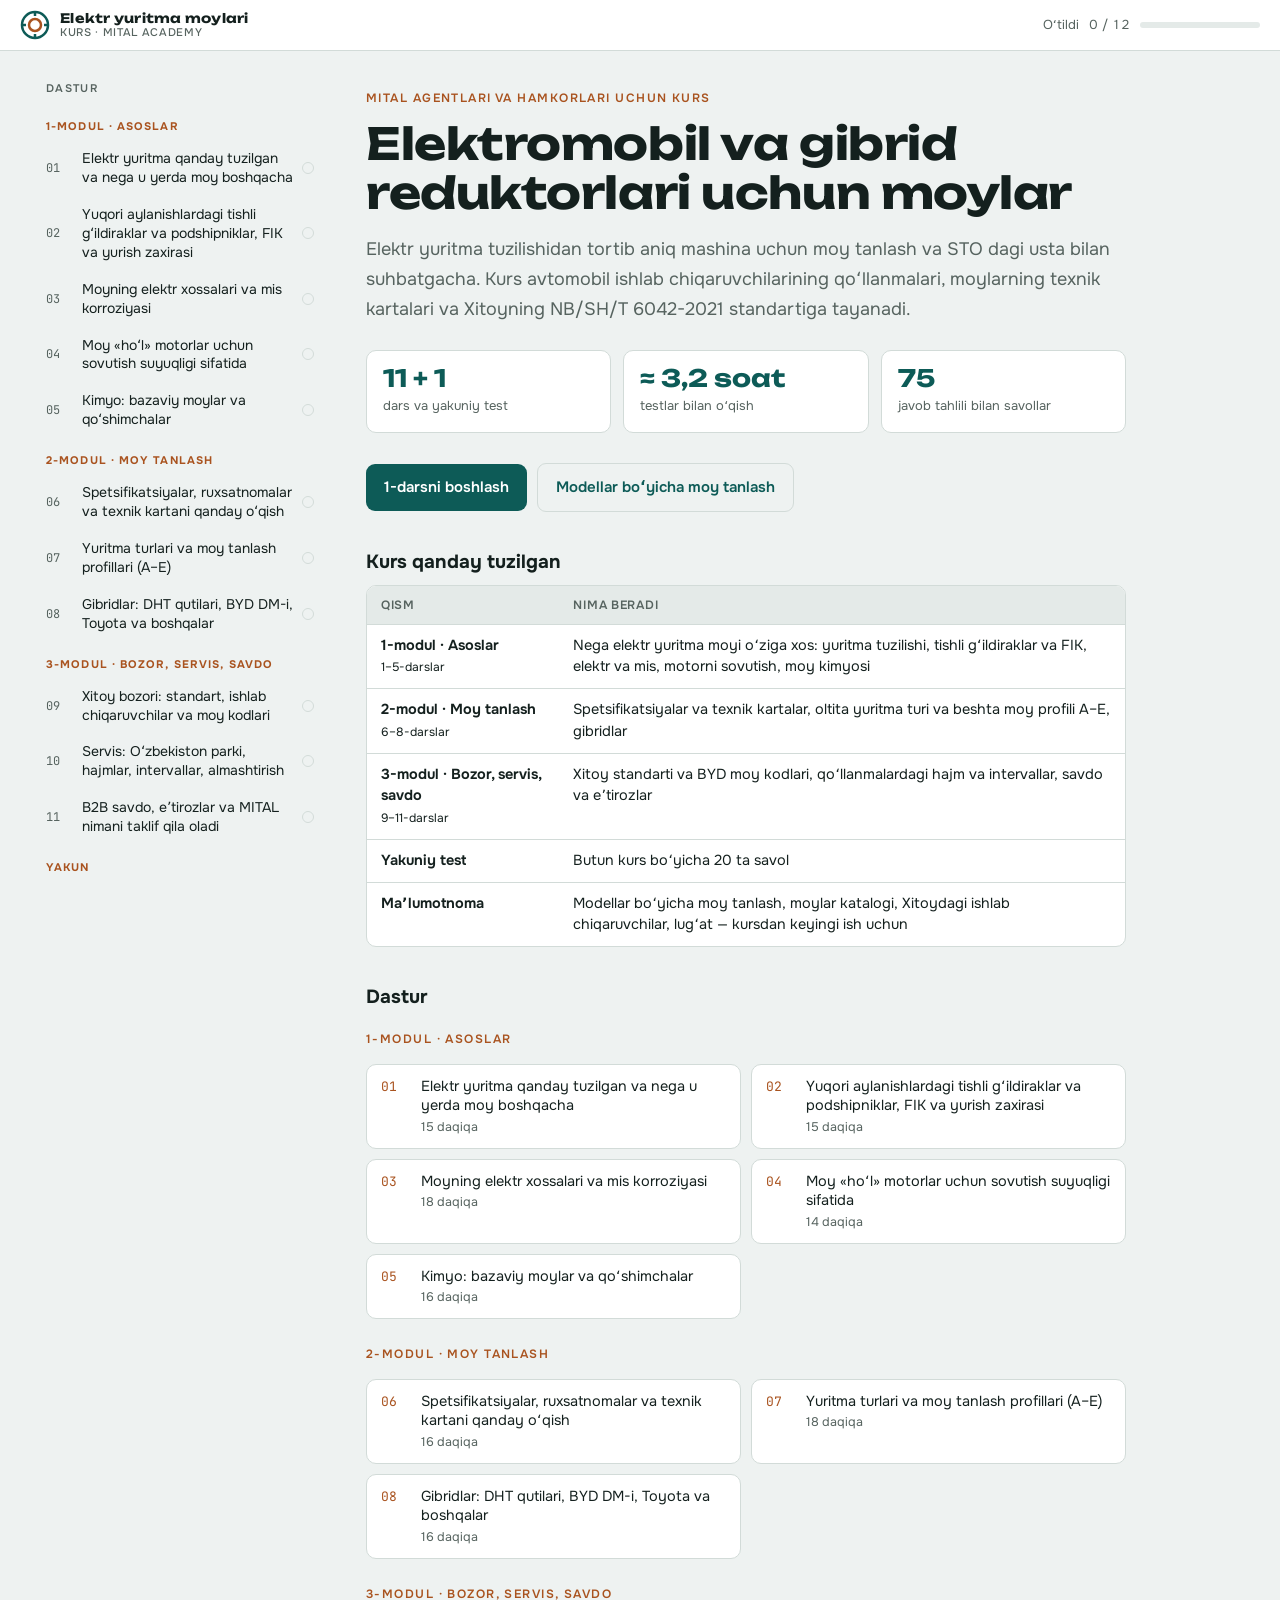
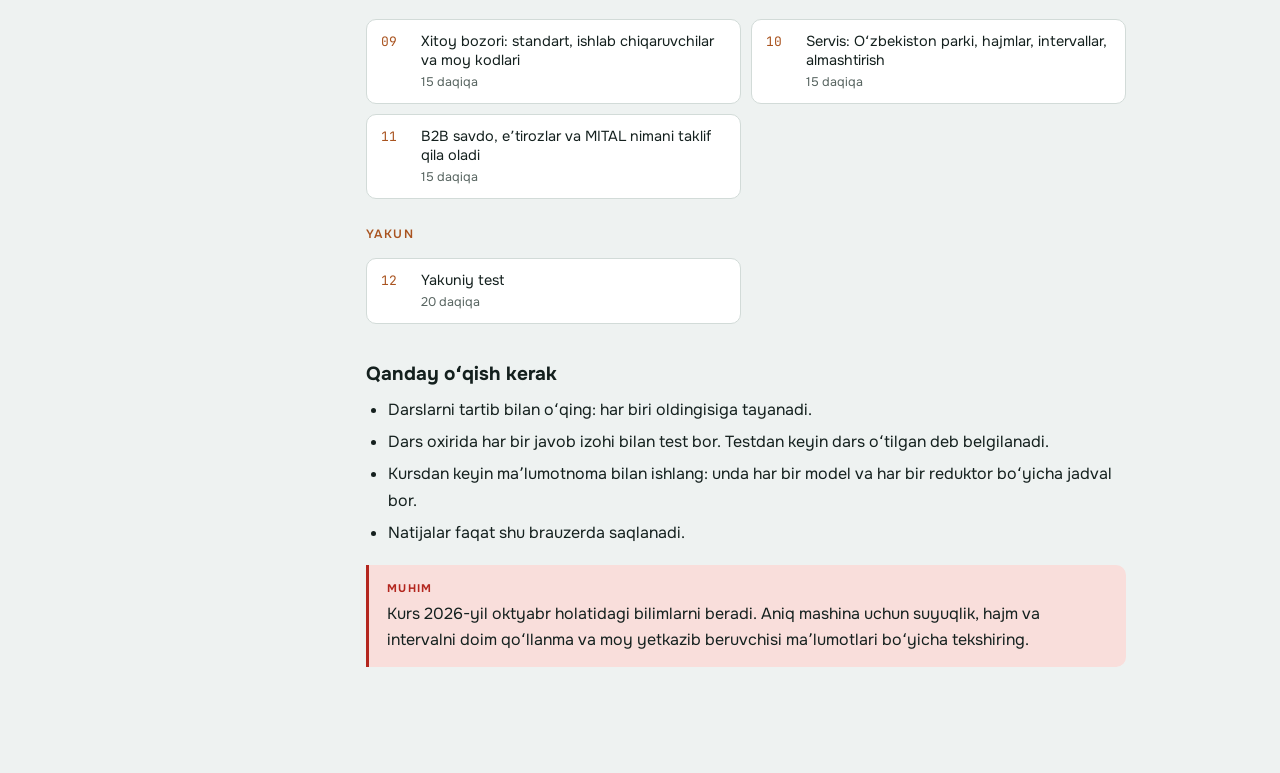
<file: ev/index.html>
<!doctype html>
<html lang="uz">
<head>
<meta charset="utf-8">
<meta name="viewport" content="width=device-width,initial-scale=1,viewport-fit=cover">
<script>try{if(/[?&]theme=dark/.test(location.search))document.documentElement.setAttribute("data-theme","dark");if(window.self!==window.top)document.documentElement.classList.add("embedded")}catch(e){}</script>
<style>html,body{margin:0}img{max-width:100%}[hidden]{display:none!important}html.embedded .topbar{position:static}html.embedded .side{position:static;max-height:none}</style>
<title>Elektr yuritma moylari</title>
<meta name="claude:viewport-fit-sides" content="cover">
<link rel="preconnect" href="https://fonts.googleapis.com">
<link rel="preconnect" href="https://fonts.gstatic.com" crossorigin>
<link rel="stylesheet" href="https://fonts.googleapis.com/css2?family=Unbounded:wght@500;700&family=Onest:wght@400;500;600;700&family=JetBrains+Mono:wght@400;600&display=swap">
<style>
/* Layout: учебник с боковым оглавлением уроков слева и колонкой чтения ~68ch справа; медь = ключевая тема курса (обмотки), петроль-зелёный = масло/структура */
:root{
  --bg:#EEF2F1; --surface:#FFFFFF; --sunk:#E4EAE8; --ink:#14201E; --muted:#56635F; --line:#D2DBD8;
  --copper:#A9531F; --copper-soft:#F6E5D9; --teal:#0D5B57; --teal-soft:#DCEDEA;
  --good:#1D7A45; --good-soft:#DDF1E4; --bad:#B3261E; --bad-soft:#F9DEDB;
  --display:"Unbounded","Arial Black",system-ui,sans-serif;
  --body:"Onest","Segoe UI",system-ui,-apple-system,sans-serif;
  --mono:"JetBrains Mono",ui-monospace,Consolas,monospace;
}
@media (prefers-color-scheme: dark){:root:not([data-theme="light"]){
  --bg:#0C1312; --surface:#131C1B; --sunk:#0F1716; --ink:#E3EBE8; --muted:#94A39F; --line:#25312F;
  --copper:#E58B54; --copper-soft:#3A2418; --teal:#5BBDB4; --teal-soft:#14302D;
  --good:#5CCB8A; --good-soft:#15301F; --bad:#F2867D; --bad-soft:#3A1A17; color-scheme:dark}}
:root[data-theme="dark"]{
  --bg:#0C1312; --surface:#131C1B; --sunk:#0F1716; --ink:#E3EBE8; --muted:#94A39F; --line:#25312F;
  --copper:#E58B54; --copper-soft:#3A2418; --teal:#5BBDB4; --teal-soft:#14302D;
  --good:#5CCB8A; --good-soft:#15301F; --bad:#F2867D; --bad-soft:#3A1A17; color-scheme:dark}

*{box-sizing:border-box}
body{background:var(--bg);color:var(--ink);font-family:var(--body);font-size:16px;line-height:1.65;-webkit-font-smoothing:antialiased}
a{color:var(--teal)}
button{font:inherit;color:inherit}
:focus-visible{outline:2px solid var(--copper);outline-offset:2px;border-radius:4px}

.topbar{position:sticky;top:env(safe-area-inset-top,0px);z-index:20;background:var(--surface);border-bottom:1px solid var(--line);
  padding-left:max(16px,env(safe-area-inset-left,0px));padding-right:max(16px,env(safe-area-inset-right,0px))}
.topbar-in{max-width:1240px;margin:0 auto;display:flex;align-items:center;gap:16px;padding-block:10px}
.brand{display:flex;align-items:center;gap:10px;text-decoration:none;color:var(--ink);min-width:0}
.brand-mark{width:30px;height:30px;flex:none}
.brand-name{font-family:var(--display);font-weight:700;font-size:13px;letter-spacing:.02em;line-height:1.2}
.brand-name small{display:block;font-family:var(--body);font-weight:500;font-size:11px;color:var(--muted);letter-spacing:.06em;text-transform:uppercase}
.progress{margin-left:auto;display:flex;align-items:center;gap:10px;font-size:13px;color:var(--muted);font-variant-numeric:tabular-nums}
.bar{width:120px;height:6px;border-radius:3px;background:var(--sunk);overflow:hidden}
.bar i{display:block;height:100%;background:var(--copper);width:0;transition:width .4s}
.menu-btn{display:none;border:1px solid var(--line);background:var(--surface);border-radius:8px;padding:6px 12px;font-size:14px;cursor:pointer}

.shell{max-width:1240px;margin:0 auto;display:grid;grid-template-columns:290px minmax(0,1fr);gap:40px;
  padding-left:max(16px,env(safe-area-inset-left,0px));padding-right:max(16px,env(safe-area-inset-right,0px));padding-block:28px 80px}
.side{position:sticky;top:calc(env(safe-area-inset-top,0px) + 70px);align-self:start;max-height:calc(100vh - 90px);overflow:auto}
.side h4{font-size:11px;letter-spacing:.12em;text-transform:uppercase;color:var(--muted);margin:0 0 8px 10px;font-weight:600}
.nav{list-style:none;margin:0 0 20px;padding:0;display:grid;gap:2px}
.nav a{display:grid;grid-template-columns:28px minmax(0,1fr) 14px;gap:8px;align-items:center;padding:8px 10px;border-radius:8px;text-decoration:none;color:var(--ink);font-size:14px;line-height:1.35}
.nav a:hover{background:var(--sunk)}
.nav a.on{background:var(--teal-soft)}
.nav .num{font-family:var(--mono);font-size:12px;color:var(--muted)}
.nav a.on .num{color:var(--teal)}
.dot{width:12px;height:12px;border-radius:50%;border:1.5px solid var(--line)}
.dot.done{background:var(--copper);border-color:var(--copper)}

main{min-width:0}
.page{max-width:760px}
.eyebrow{font-size:12px;letter-spacing:.12em;text-transform:uppercase;color:var(--copper);font-weight:600;margin:0 0 10px}
h1,h2{font-family:var(--display);font-weight:700;text-wrap:balance;letter-spacing:-.01em}
h1{font-size:clamp(28px,4.4vw,44px);line-height:1.12;margin:0 0 18px}
h2{font-size:clamp(22px,3vw,30px);line-height:1.2;margin:0 0 14px}
h3{font-size:19px;line-height:1.3;margin:38px 0 10px;font-weight:700;text-wrap:balance}
h3 .sec{font-family:var(--mono);font-size:13px;color:var(--copper);font-weight:600;margin-right:8px}
p{margin:0 0 14px}
.lead{font-size:18px;color:var(--muted);max-width:62ch}
ul.list,ol.list{margin:0 0 16px;padding-left:22px}
ul.list li,ol.list li{margin-bottom:6px}
strong{font-weight:650}
code,.mono{font-family:var(--mono);font-size:.88em}
.meta{display:flex;flex-wrap:wrap;gap:8px 18px;font-size:13px;color:var(--muted);margin:0 0 26px}
.meta b{color:var(--ink);font-weight:600}

.tbl{overflow-x:auto;margin:6px 0 20px;border:1px solid var(--line);border-radius:10px;background:var(--surface)}
table{border-collapse:collapse;width:100%;font-size:14.5px;line-height:1.5}
th,td{text-align:left;vertical-align:top;padding:10px 14px;border-bottom:1px solid var(--line)}
th{font-size:12px;letter-spacing:.06em;text-transform:uppercase;color:var(--muted);font-weight:600;background:var(--sunk)}
tr:last-child td{border-bottom:none}
td.n{font-family:var(--mono);font-size:13px;white-space:nowrap;font-variant-numeric:tabular-nums}

.note{border-left:3px solid var(--teal);background:var(--teal-soft);padding:14px 18px;border-radius:0 10px 10px 0;margin:18px 0}
.note.biz{border-color:var(--copper);background:var(--copper-soft)}
.note.warn{border-color:var(--bad);background:var(--bad-soft)}
.note .tag{display:block;font-size:11px;letter-spacing:.12em;text-transform:uppercase;font-weight:700;margin-bottom:4px;color:var(--teal)}
.note.biz .tag{color:var(--copper)}
.note.warn .tag{color:var(--bad)}
.note p:last-child,.note ul:last-child{margin-bottom:0}

.fig{margin:10px 0 24px;overflow-x:auto;border:1px solid var(--line);border-radius:10px;background:var(--surface);padding:14px}
.fig svg{display:block;width:100%;min-width:540px;height:auto}
.fig figcaption{font-size:13px;color:var(--muted);margin-top:8px}
svg .bx{fill:var(--sunk);stroke:var(--line);stroke-width:1.5}
svg .bx-hl{fill:var(--copper-soft);stroke:var(--copper);stroke-width:1.5}
svg .bx-t{fill:var(--teal-soft);stroke:var(--teal);stroke-width:1.5}
svg .t{fill:var(--ink);font-family:var(--body);font-size:14px;font-weight:600}
svg .ts{fill:var(--muted);font-family:var(--body);font-size:12px}
svg .tc{fill:var(--copper);font-family:var(--body);font-size:12.5px;font-weight:600}
svg .tt{fill:var(--teal);font-family:var(--body);font-size:12.5px;font-weight:600}
svg .ln{stroke:var(--muted);stroke-width:1.6;fill:none}
svg .ln-c{stroke:var(--copper);stroke-width:2.2;fill:none;stroke-dasharray:6 5}
svg .ln-t{stroke:var(--teal);stroke-width:2;fill:none}
svg .ar{fill:var(--muted)}
svg .ar-c{fill:var(--copper)}
svg .ar-t{fill:var(--teal)}

/* models reference */
.wide{max-width:1000px}
.lvl{display:inline-block;font-size:11px;font-weight:700;letter-spacing:.04em;padding:2px 8px;border-radius:99px;white-space:nowrap}
.lvl.a{background:var(--good-soft);color:var(--good)}
.lvl.b{background:var(--teal-soft);color:var(--teal)}
.lvl.c{background:var(--bad-soft);color:var(--bad)}
.tbl.models table{min-width:860px}
.tbl.models td:first-child{min-width:150px}
td .src{display:block;font-size:12px;margin-top:4px}

/* catalog filter */
.flt{display:flex;flex-wrap:wrap;gap:8px;margin:6px 0 14px}
.flt button{border:1px solid var(--line);background:var(--surface);border-radius:99px;padding:6px 14px;font-size:13.5px;cursor:pointer}
.flt button:hover{border-color:var(--teal)}
.flt button.on{background:var(--teal);color:var(--surface);border-color:var(--teal)}
.tbl.models.cat table{min-width:1000px}

.nav .modh{font-size:11px;letter-spacing:.1em;text-transform:uppercase;color:var(--copper);font-weight:700;padding:12px 10px 4px}

.lang{font-size:13px;font-weight:600;text-decoration:none;color:var(--teal);border:1px solid var(--line);border-radius:99px;padding:5px 12px;white-space:nowrap}
.lang:hover{border-color:var(--teal)}

/* hero */
.hero{padding:10px 0 8px}
.facts{display:grid;grid-template-columns:repeat(3,minmax(0,1fr));gap:12px;margin:26px 0 30px}
.fact{background:var(--surface);border:1px solid var(--line);border-radius:10px;padding:14px 16px}
.fact b{display:block;font-family:var(--display);font-size:24px;line-height:1.1;color:var(--teal)}
.fact span{font-size:13px;color:var(--muted)}
.btn{display:inline-flex;align-items:center;gap:8px;background:var(--teal);color:var(--surface);border:none;border-radius:9px;padding:11px 18px;font-weight:600;cursor:pointer;text-decoration:none;font-size:15px}
.btn:hover{filter:brightness(1.08)}
.btn.ghost{background:transparent;color:var(--teal);border:1px solid var(--line)}
.row{display:flex;flex-wrap:wrap;gap:10px;align-items:center}
.toc{display:grid;grid-template-columns:repeat(2,minmax(0,1fr));gap:10px;margin:14px 0 26px}
.toc a{display:grid;grid-template-columns:34px minmax(0,1fr);gap:6px;padding:12px 14px;background:var(--surface);border:1px solid var(--line);border-radius:10px;text-decoration:none;color:var(--ink);font-size:14.5px;line-height:1.35}
.toc a:hover{border-color:var(--teal)}
.toc .num{font-family:var(--mono);color:var(--copper);font-size:13px;padding-top:1px}
.toc small{display:block;color:var(--muted);font-size:12.5px;margin-top:3px}

/* quiz */
.quiz{margin-top:44px;border-top:2px solid var(--ink);padding-top:22px}
.quiz-head{display:flex;flex-wrap:wrap;justify-content:space-between;align-items:baseline;gap:8px}
.quiz-head h2{margin:0}
.quiz-head span{font-size:13px;color:var(--muted);font-variant-numeric:tabular-nums}
.q{background:var(--surface);border:1px solid var(--line);border-radius:12px;padding:18px 18px 14px;margin-top:14px}
.q-t{font-weight:600;margin:0 0 12px;display:grid;grid-template-columns:30px minmax(0,1fr);gap:4px}
.q-t .num{font-family:var(--mono);color:var(--copper);font-size:13px;padding-top:3px}
.opts{display:grid;gap:8px}
.opt{display:block;width:100%;text-align:left;background:var(--bg);border:1px solid var(--line);border-radius:9px;padding:10px 14px;cursor:pointer;line-height:1.45;font-size:15px}
.opt:hover:not([disabled]){border-color:var(--teal)}
.opt[disabled]{cursor:default}
.opt.ok{background:var(--good-soft);border-color:var(--good);color:var(--ink)}
.opt.no{background:var(--bad-soft);border-color:var(--bad)}
.opt.ok::before{content:"Toʻgʻri · ";font-weight:700;color:var(--good)}
.opt.no::before{content:"Notoʻgʻri · ";font-weight:700;color:var(--bad)}
.why{margin:12px 0 2px;font-size:14.5px;color:var(--muted);border-left:2px solid var(--line);padding-left:12px}
.result{margin-top:18px;padding:18px 20px;border-radius:12px;background:var(--teal-soft);border:1px solid var(--teal)}
.result b{font-family:var(--display);font-size:22px}
.result.fail{background:var(--bad-soft);border-color:var(--bad)}
.pager{display:flex;justify-content:space-between;gap:12px;margin-top:40px;flex-wrap:wrap}
.pager a{flex:1 1 220px;padding:14px 16px;border:1px solid var(--line);border-radius:10px;text-decoration:none;color:var(--ink);background:var(--surface);font-size:14.5px;line-height:1.35}
.pager a:hover{border-color:var(--teal)}
.pager a small{display:block;color:var(--muted);font-size:12px;letter-spacing:.06em;text-transform:uppercase;margin-bottom:3px}
.pager a.next{text-align:right}
.cert{margin-top:16px;padding:22px;border:2px solid var(--copper);border-radius:12px;background:var(--surface);text-align:center}
.cert h3{margin:4px 0 6px;font-family:var(--display);font-size:22px}
.cert input{font:inherit;padding:9px 12px;border-radius:8px;border:1px solid var(--line);background:var(--bg);color:var(--ink);width:min(320px,100%)}
.small{font-size:13px;color:var(--muted)}

@media (max-width:900px){
  .shell{grid-template-columns:minmax(0,1fr);gap:0;padding-block:18px 60px}
  .side{display:none;position:static;max-height:none;margin-bottom:18px;background:var(--surface);border:1px solid var(--line);border-radius:12px;padding:12px 6px 2px}
  .side.open{display:block}
  .menu-btn{display:inline-block}
  .bar{width:70px}
  .toc{grid-template-columns:minmax(0,1fr)}
}
@media (max-width:520px){
  .facts{grid-template-columns:minmax(0,1fr)}
  .brand-name small{display:none}
  .progress .lbl{display:none}
}
@media (prefers-reduced-motion:reduce){*{transition:none!important;animation:none!important}}
</style>

</head>
<body>
<header class="topbar">
  <div class="topbar-in">
    <a class="brand" href="#home">
      <svg class="brand-mark" viewBox="0 0 30 30" aria-hidden="true"><circle cx="15" cy="15" r="13" fill="none" stroke="var(--teal)" stroke-width="2.5"/><circle cx="15" cy="15" r="6" fill="none" stroke="var(--copper)" stroke-width="2.5"/><g stroke="var(--teal)" stroke-width="2.5"><line x1="15" y1="2" x2="15" y2="6"/><line x1="15" y1="24" x2="15" y2="28"/><line x1="2" y1="15" x2="6" y2="15"/><line x1="24" y1="15" x2="28" y2="15"/></g></svg>
      <span class="brand-name">Elektr yuritma moylari<small>Kurs · MITAL Academy</small></span>
    </a>
    <div class="progress"><span class="lbl">Oʻtildi</span><span id="pcount">0 / 10</span><div class="bar"><i id="pbar"></i></div></div>
    <button class="menu-btn" id="menuBtn" aria-expanded="false" aria-controls="side">Darslar</button>
  </div>
</header>

<div class="shell">
  <aside class="side" id="side">
    <h4>Dastur</h4>
    <ul class="nav" id="nav"></ul>
    <h4>Maʼlumotnoma</h4>
    <ul class="nav" id="nav2"></ul>
  </aside>
  <main id="main"></main>
</div>

<script>
var L = [];

/* ============ 1-DARS ============ */
L.push({id:"l1",title:"Elektr yuritma qanday tuzilgan va nega u yerda moy boshqacha",min:15,body:`
<p class="lead">Avval «temir»ni koʻrib chiqamiz. Tuzilishni tushunmasdan turib ustaga elektromobilga nega birinchi uchragan transmissiya moyini quyib boʻlmasligini tushuntira olmaysiz.</p>

<h3><span class="sec">1.1</span>Dvigatel va uzatmalar qutisi oʻrnida nima turadi</h3>
<p>Ichki yonuv dvigatelli (IYoD) mashinada ikkita alohida agregat bor: dvigatel (motor moyi) va uzatmalar qutisi (ATF, CVT suyuqligi yoki transmissiya moyi). Elektromobilda ularning oʻrnini <strong>elektr yuritma</strong> egallaydi. Uni EDU (electric drive unit), e-axle yoki «3-in-1 yuritma» deb atashadi.</p>
<div class="tbl"><table>
<tr><th>Uzel</th><th>Nima qiladi</th></tr>
<tr><td><strong>Invertor</strong></td><td>Batareyaning oʻzgarmas tokini (400–800 V) motor uchun uch fazali oʻzgaruvchan tokka aylantiradi, quvvat va rekuperatsiyani boshqaradi</td></tr>
<tr><td><strong>Elektr motor</strong></td><td>Valni aylantiradi. Koʻpincha doimiy magnitli sinxron, kamroq asinxron</td></tr>
<tr><td><strong>Reduktor</strong></td><td>Aylanishlar sonini kamaytiradi va momentni oshiradi. Odatda <strong>bitta uzatma</strong>, uzatish soni taxminan 8–11:1, ichiga differensial oʻrnatilgan</td></tr>
</table></div>

<figure class="fig">
<svg viewBox="0 0 680 230" role="img" aria-label="Elektr yuritma sxemasi: batareya, invertor, motor, reduktor, gʻildiraklar; motor va reduktor uchun umumiy moy">
  <defs>
    <marker id="a1" viewBox="0 0 10 10" refX="9" refY="5" markerWidth="7" markerHeight="7" orient="auto"><path d="M0 0L10 5L0 10z" class="ar"/></marker>
    <marker id="a1c" viewBox="0 0 10 10" refX="9" refY="5" markerWidth="7" markerHeight="7" orient="auto"><path d="M0 0L10 5L0 10z" class="ar-c"/></marker>
  </defs>
  <rect x="146" y="22" width="388" height="128" rx="12" fill="none" stroke="var(--teal)" stroke-width="1.5" stroke-dasharray="4 4"/>
  <text x="340" y="16" text-anchor="middle" class="tt">EDU «3-in-1» — bitta agregat</text>
  <rect x="14" y="58" width="104" height="56" rx="8" class="bx"/><text x="66" y="83" text-anchor="middle" class="t">Batareya</text><text x="66" y="101" text-anchor="middle" class="ts">400–800 V</text>
  <rect x="162" y="58" width="104" height="56" rx="8" class="bx"/><text x="214" y="83" text-anchor="middle" class="t">Invertor</text><text x="214" y="101" text-anchor="middle" class="ts">DC → AC</text>
  <rect x="290" y="58" width="104" height="56" rx="8" class="bx-hl"/><text x="342" y="83" text-anchor="middle" class="t">Motor</text><text x="342" y="101" text-anchor="middle" class="ts">20 000+ ayl/min gacha</text>
  <rect x="418" y="58" width="104" height="56" rx="8" class="bx-hl"/><text x="470" y="83" text-anchor="middle" class="t">Reduktor</text><text x="470" y="101" text-anchor="middle" class="ts">≈ 8–11 : 1</text>
  <rect x="562" y="58" width="104" height="56" rx="8" class="bx"/><text x="614" y="83" text-anchor="middle" class="t">Gʻildiraklar</text><text x="614" y="101" text-anchor="middle" class="ts">moment ×10</text>
  <line x1="118" y1="86" x2="158" y2="86" class="ln" marker-end="url(#a1)"/>
  <line x1="266" y1="86" x2="286" y2="86" class="ln" marker-end="url(#a1)"/>
  <line x1="394" y1="86" x2="414" y2="86" class="ln" marker-end="url(#a1)"/>
  <line x1="522" y1="86" x2="558" y2="86" class="ln" marker-end="url(#a1)"/>
  <path d="M470 116 V136 H342 V120" class="ln-c" marker-end="url(#a1c)"/>
  <text x="406" y="176" text-anchor="middle" class="tc">Bitta moy: tishli gʻildiraklarni moylaydi va motor chulgʻamlarini sovutadi</text>
  <text x="406" y="196" text-anchor="middle" class="ts">(«hoʻl» motorlarda; «quruq» motorlarda moy faqat reduktorda)</text>
</svg>
<figcaption>Odatiy «3-in-1» yuritma. Mis rangida moy tegadigan qismlar belgilangan.</figcaption>
</figure>

<h3><span class="sec">1.2</span>1-farq: juda yuqori aylanishlar</h3>
<div class="tbl"><table>
<tr><th></th><th>IYoD li mashina</th><th>Elektromobil</th></tr>
<tr><td>Qutiga kirishdagi aylanishlar</td><td class="n">6 000–7 000 ayl/min</td><td class="n">15 000–20 000+ ayl/min</td></tr>
<tr><td>Eng yangi platformalar</td><td>—</td><td>Xitoy ishlab chiqaruvchilari 25 000–30 000 ayl/min li motorlarni koʻrsatmoqda</td></tr>
</table></div>
<p>Bu moy uchun nimani anglatadi:</p>
<ul class="list">
<li>Bunday tezlikda tishli gʻildiraklar <strong>moyni koʻpirtiradi</strong>: u koʻpiklanadi va havoga toʻyinadi.</li>
<li>Moyni aralashtirishga energiya sarflanadi. Moy qanchalik quyuq boʻlsa, yoʻqotishlar shuncha koʻp va <strong>yurish zaxirasi shuncha kam</strong>.</li>
<li>Podshipniklar oddiy qutilarda boʻlmaydigan tezliklarda ishlaydi.</li>
</ul>
<p>Shu sababli EV suyuqliklari <strong>kam qovushqoq</strong>, koʻpincha ATF ga yaqin. Klassik 75W-90 zamonaviy yuritmalarning koʻpchiligi uchun juda quyuq.</p>

<h3><span class="sec">1.3</span>2-farq: bir zumda beriladigan moment</h3>
<p>Elektr motor toʻliq momentni noldan beradi. Keskin start, rekuperatsiya (motor bilan tormozlash) va yuklama yoʻnalishining doimiy oʻzgarishi tishlarga <strong>zarbali yuklama</strong> beradi. Moy suyuq boʻlsa ham tishlarni zadir va uvalanishdan himoya qilishi kerak.</p>
<p>Bundan birinchi qarama-qarshilik kelib chiqadi: <strong>moy suyuq, lekin himoya kuchli boʻlishi kerak</strong>.</p>

<h3><span class="sec">1.4</span>3-farq: yonida elektr va mis</h3>
<p>Bu butun kursning asosiy nuqtasi. Tuzilmalar ikki xil boʻladi:</p>
<div class="tbl"><table>
<tr><th>Turi</th><th>Motor qanday sovutiladi</th><th>Moy nimaga tegadi</th></tr>
<tr><td><strong>«Quruq» motor</strong></td><td>Statorning tashqarisidagi antifriz koʻylagi</td><td>Faqat reduktor tishli gʻildiraklari va podshipniklari</td></tr>
<tr><td><strong>«Hoʻl» motor</strong> (moy bilan sovutish)</td><td>Reduktor moyi chulgʻamlarga purkaladi va/yoki rotorning ichi boʻsh vali orqali oʻtadi</td><td>Tishli gʻildiraklar, podshipniklar, <strong>mis chulgʻamlar, izolyatsiya, datchiklar</strong></td></tr>
</table></div>
<p>Yangi platformalarning koʻpchiligi (Tesla, BYD va koʻplab xitoy yuritma ishlab chiqaruvchilari) moy bilan sovutishdan foydalanadi: u samaraliroq, motor ixchamroq va kuchliroq boʻladi.</p>
<p>«Hoʻl» motorda bitta moy:</p>
<ol class="list">
<li>tishli gʻildiraklar va podshipniklarni moylaydi;</li>
<li>motorni <strong>sovutadi</strong>;</li>
<li><strong>mis</strong>, izolyatsiya laki, plastmassa va datchiklarga tegadi;</li>
<li><strong>yuqori kuchlanish</strong> yonida ishlaydi.</li>
</ol>
<p>Bundan ikkinchi, asosiy qarama-qarshilik kelib chiqadi. Oltingugurt va fosfor asosidagi zadirga qarshi qoʻshimchalar tishli gʻildiraklarni himoya qiladi, lekin <strong>misni yemiradi</strong>. EV moyi tishli gʻildiraklarni himoya qilishi va misga zarar yetkazmasligi kerak. Bu haqda 3- va 5-darslarda batafsil.</p>

<h3><span class="sec">1.5</span>Nega «birorta transmissiya moyini» quyib boʻlmaydi</h3>
<div class="tbl"><table>
<tr><th>Talab</th><th>Oddiy MKPP/koʻprik moyi (GL-4/GL-5)</th><th>EV yuritma suyuqligi</th></tr>
<tr><td>Qovushqoqlik</td><td>Yuqori (75W-90)</td><td>Past (FIK va sovutish uchun)</td></tr>
<tr><td>Misni himoya qilish</td><td>Kerak emas; GL-5 koʻpincha misga agressiv</td><td><strong>Majburiy</strong></td></tr>
<tr><td>Elektr xossalari</td><td>Meʼyorlanmaydi</td><td>Meʼyorlanadi (izolyatsiya, oʻtkazuvchanlik)</td></tr>
<tr><td>Issiqlikni olib ketish</td><td>Ikkinchi darajali</td><td>Muhim, ayniqsa «hoʻl» motorlar uchun</td></tr>
<tr><td>20 000 ayl/min dagi koʻpik</td><td>Hisoblanmagan</td><td>Hisoblangan</td></tr>
<tr><td>Chulgʻam laki bilan moslik</td><td>Tekshirilmaydi</td><td>Tekshiriladi</td></tr>
</table></div>
<div class="note"><span class="tag">Esda tuting</span><p>EV suyuqliklari uchun API GL darajasidagi yagona <strong>jahon</strong> standarti hozircha yoʻq (Xitoyda oʻz standarti bor, 9-dars). Bozor <strong>avtomobil ishlab chiqaruvchilarining talablariga</strong> tayanadi, shuning uchun tanlash doim marka, model va aniq yuritma boʻyicha qilinadi. Bu 6- va 7-darslar.</p></div>

<h3><span class="sec">1.6</span>Biznes uchun bu nimani anglatadi</h3>
<div class="note biz"><span class="tag">Savdo uchun</span>
<ul class="list">
<li>Oʻzbekistonda xitoy elektromobillari va gibridlari parki tez oʻsmoqda: BYD, Chery, Geely, Li Auto, Leapmotor, Zeekr, xitoy VW ID. Koʻp mashinalar dilerlar orqali kirib kelmagan va <strong>servislar koʻpincha nima quyishni bilmaydi</strong>. Bu aynan bizning boʻsh joyimiz (nisha).</li>
<li>Agar servis «hoʻl» motorga oddiy transmissiya moyini quysa, u minglab dollarlik yuritmani xavf ostiga qoʻyadi. <strong>Buni tushunadigan agent oddiy sotuvchi emas, maslahatchi sifatida ishlaydi</strong>.</li>
</ul></div>
`,quiz:[
{q:"«3-in-1» yuritma qaysi uzellardan iborat?",o:["Motor, batareya, reduktor","Invertor, motor, reduktor","Invertor, batareya, zaryadlash qurilmasi"],a:1,w:"Batareya va zaryadlash qurilmasi alohida uzellar. Bitta agregatga invertor, motor va reduktor birlashtirilgan."},
{q:"Nega EV yuritma suyuqliklari kam qovushqoq?",o:["Ishlab chiqarish arzonroq","Yuqori aylanishlarda aralashtirishga yoʻqotish kamroq va sovutish yaxshiroq","Almashtirishda moy tezroq oqib chiqishi uchun"],a:1,w:"15–20 ming ayl/min da quyuq moy energiyani yeydi (yurish zaxirasi kamayadi) va sovutish tizimi orqali yomonroq haydaladi."},
{q:"«Hoʻl» motor — bu…",o:["Ichiga suv kirgan motor","Reduktorni moylaydigan moyning oʻzi bilan sovutiladigan motor","Antifriz koʻylagi bilan sovutiladigan motor"],a:1,w:"«Hoʻl» moy bilan sovutishni anglatadi: moy toʻgʻridan-toʻgʻri chulgʻamlarga tushadi va/yoki rotor orqali oʻtadi."},
{q:"EV suyuqligi tarkibidagi asosiy qarama-qarshilik nimada?",o:["Zadirga qarshi qoʻshimchalar tishli gʻildiraklarni himoya qiladi, lekin misni yemiradi","Narx va sifat","Moyning rangi va hidi"],a:0,w:"Zadirga qarshi qoʻshimchalardagi oltingugurt va fosfor mis bilan reaksiyaga kirishadi. Tishli gʻildiraklar va mis himoyasi oʻrtasida muvozanat topish kerak."},
{q:"Usta: «BYD ga oddiy 75W-90 GL-5 quyaman, moy — moy-da». Eng yaxshi javob:",o:["«Ha, mayli, faqat tez-tez almashtiring»","«Ishlab chiqaruvchi talabidagi suyuqlik kerak: GL-5 juda quyuq va motor moy bilan sovutilsa, misni yemirishi mumkin»","«Yaxshisi 5W-30 motor moyini quying»"],a:1,w:"GL-5 ning qovushqoqligi, mis bilan mosligi va elektr xossalari toʻgʻri kelmaydi. Faqat yuritma spetsifikatsiyasi boʻyicha tanlash."}
]});

/* ============ 2-DARS ============ */
L.push({id:"l2",title:"Yuqori aylanishlardagi tishli gʻildiraklar va podshipniklar, FIK va yurish zaxirasi",min:15,body:`
<p class="lead">Moy tishli gʻildiraklar ilashuvida nima qilishini, nega uni shunchaki «suyuqroq» qilib boʻlmasligini va u yurish zaxirasiga qanday taʼsir qilishini koʻrib chiqamiz.</p>

<h3><span class="sec">2.1</span>Moy pardasi: ilashuv nimaga tayanadi</h3>
<p>Tishlar bir-biriga metall bilan tegmasligi kerak. Ular orasida moy qalinligi <strong>mikronning oʻndan bir qismidan bir mikrongacha</strong> boʻlgan parda hosil qiladi. Tegish nuqtasidagi ulkan bosim ostida moy bir lahzaga deyarli qattiq holatga keladi va bu yuzalarni ushlab turadi. Bu rejim <strong>elastogidrodinamik (EGD, EHL)</strong> deb ataladi.</p>
<div class="tbl"><table>
<tr><th>Moylash rejimi</th><th>Qachon boʻladi</th><th>Kim himoya qiladi</th></tr>
<tr><td>Gidrodinamik / EGD</td><td>Normal tezlik, oʻrtacha yuklama</td><td>Moy qovushqoqligi, parda qalinligi</td></tr>
<tr><td>Aralash</td><td>Yuqori yuklama, past tezlik</td><td>Parda va qoʻshimchalar birga</td></tr>
<tr><td>Chegaraviy</td><td>Joyidan qoʻzgʻalish, eng yuqori moment, rekuperatsiya</td><td>Faqat <strong>qoʻshimchalar</strong>: ular metallda himoya qatlam hosil qiladi</td></tr>
</table></div>
<p>Parda qalinligi <strong>qovushqoqlik</strong> va <strong>tezlik</strong> bilan ortadi. EV ning kirish bosqichida tezlik ulkan va bu pardaga yordam beradi. <strong>Chiqish bosqichi va differensialda</strong> aylanishlar 8–11 marta past, moment esa 8–11 marta yuqori. Aynan u yerda parda eng yupqa.</p>

<h3><span class="sec">2.2</span>Tishli gʻildiraklar qanday shikastlanadi</h3>
<div class="tbl"><table>
<tr><th>Shikast</th><th>Koʻrinishi</th><th>Sababi</th><th>Nima himoya qiladi</th></tr>
<tr><td><strong>Zadir</strong> (scuffing)</td><td>Tish boʻylab yirtilgan chiziqlar, payvandlanish izlari</td><td>Ortiqcha yuklama, qizib ketish, pardaning uzilishi</td><td>Zadirga qarshi (EP) qoʻshimchalar</td></tr>
<tr><td><strong>Pitting</strong></td><td>Ishchi yuzadagi chuqurchalar</td><td>Tsiklik yuklamadan metall charchashi</td><td>Parda qalinligi, moy tozaligi</td></tr>
<tr><td><strong>Mikropitting</strong></td><td>Xira «kulrang dogʻlar»</td><td>Juda yupqa parda, gʻadir-budurlik</td><td>Qovushqoqlik, maxsus qoʻshimchalar, yuza sifati</td></tr>
<tr><td><strong>Yeyilish</strong></td><td>Tish profilining oʻzgarishi, tiqin magnitidagi qirindi</td><td>Abraziv, zarrachalar, chegaraviy rejim</td><td>Yeyilishga qarshi (AW) qoʻshimchalar, tozalik</td></tr>
</table></div>
<p>Qanday tekshiriladi: <strong>FZG</strong> — tishli gʻildiraklar bilan stenddagi sinov. Moy yuklama bosqichlaridan oʻtadi (12 va undan yuqori), zadirsiz bosqich qanchalik baland boʻlsa, shunchalik yaxshi. Pitting va mikropitting uchun alohida FZG usullari bor.</p>

<h3><span class="sec">2.3</span>Nega qovushqoqlikni cheksiz pasaytirib boʻlmaydi</h3>
<p>Qovushqoqlik qanchalik past boʻlsa, yoʻqotishlar shuncha kam va yurish zaxirasi shuncha katta, lekin parda shuncha yupqa. Toʻgʻri qoʻshimchalarsiz juda suyuq moy pitting va mikropittingga olib keladi. Shuning uchun ishlab chiqaruvchilar qovushqoqlikni <strong>faqat quyidagilar bilan birga</strong> pasaytiradi:</p>
<ul class="list">
<li>maxsus qoʻshimchalar paketi;</li>
<li>jilvirlangan va superfinishlangan tishlar;</li>
<li>optimallashtirilgan ilashuv geometriyasi.</li>
</ul>
<div class="note"><span class="tag">Esda tuting</span><p>EV yuritmasidagi qovushqoqlik konstruktor tomonidan aniq tishli gʻildiraklarga moslab tanlangan. «Ishonchlilik uchun quyuqroq» quyish ham, «tejash uchun suyuqroq» quyish ham birdek yomon.</p></div>

<h3><span class="sec">2.4</span>Energiya qayerga ketadi: FIK va yurish zaxirasi</h3>
<div class="tbl"><table>
<tr><th>Yoʻqotish turi</th><th>Qayerdan</th><th>Moyga bogʻliqligi</th></tr>
<tr><td>Yuklamali</td><td>Yuklama ostida ilashuvdagi ishqalanish</td><td>Ishqalanish modifikatorlari, bazaviy moy turi</td></tr>
<tr><td>Yuklamasiz</td><td>Tishli gʻildiraklar moyni aralashtirishi (barbotaj), podshipnik va zichlagichlardagi qarshilik</td><td>Qovushqoqlikka <strong>kuchli</strong> bogʻliq</td></tr>
</table></div>
<p>Elektromobil koʻp vaqt qisman yuklama bilan yuradi: shaharda va tekis yoʻlda. Shuning uchun yuklamasiz yoʻqotishlar ulushi sezilarli va qovushqoqlik energiya sarfiga bevosita taʼsir qiladi. Moy ishlab chiqaruvchilari FIK va yurish zaxirasining <strong>bir necha foiz</strong> oshishini daʼvo qiladi. Raqamlar turli sharoitlarda olingan, shuning uchun doim manbaga qarang.</p>

<h3><span class="sec">2.5</span>Sovuq va issiq</h3>
<p>−20 °C da moyning qovushqoqligi ish haroratidagiga nisbatan <strong>oʻnlab marta</strong> oshadi: yoʻqotishlar oʻsadi, nasos moyni chulgʻamlarga haydashi qiyinlashadi. Fargʻona vodiysida qishda −10…−20 °C, yozda +40…+45 °C boʻladi, agregat ichida esa moy 100 °C dan yuqori qizishi mumkin. Suyuqlik butun diapazonda ishlashi kerak.</p>

<h3><span class="sec">2.6</span>Podshipniklar, koʻpik va barqarorlik</h3>
<ul class="list">
<li><strong>Podshipniklar.</strong> Yuqori aylanishlarda sharchalar sirpanishi mumkin, moy yetishmasa «moylash ochligi» boshlanadi. Podshipniklarning elektr eroziyasi — 3-dars mavzusi.</li>
<li><strong>Koʻpik va havo.</strong> 15–20 ming ayl/min dagi tishli gʻildiraklar havo ushlaydi. Moydagi havo pardani va issiqlik olib ketishni yomonlashtiradi, nasos kavitatsiyasini keltirib chiqaradi va oksidlanishni tezlashtiradi. Sinovlar: koʻpiklanish <code>ASTM D892</code>, havo ajralishi <code>ASTM D3427</code>.</li>
<li><strong>Siljishga barqarorlik.</strong> Moydagi polimer quyuqlashtirgichlar ilashuvda «uziladi» va qovushqoqlik tushadi. KRL sinovi (<code>CEC L-45</code>) moy qancha qovushqoqlik yoʻqotishini koʻrsatadi. EV uchun bu muhim: qovushqoqlik zaxirasi baribir minimal.</li>
<li><strong>Shovqin.</strong> Dvigatel eshitilmaydi, shuning uchun tishli gʻildiraklarning gʻuvullashi seziladi. Asosiy omil — geometriya, lekin notoʻgʻri moy ham shovqin qoʻshishi mumkin. «Almashtirgandan keyin gʻuvullay boshladi» degan shikoyat — nima quyilganini tekshirish uchun sabab.</li>
</ul>

<div class="note biz"><span class="tag">Savdo uchun</span><p>Mijoz: «Probeg kichik boʻlsa, nega almashtirish kerak?» Javob: EV yuritmasidagi yeyilish faqat kilometrga emas, moment va aylanishlarga bogʻliq. Yeyilish mahsulotlari moyda qoladi va podshipniklar orqali, «hoʻl» motorlarda esa chulgʻamlar orqali ham oʻtadi. Bundan tashqari moy haroratdan eskiradi.</p></div>
`,quiz:[
{q:"Ortiqcha yuklamada tish yuzalarining bir zumda «payvandlanishi» va yirtilishi qanday ataladi?",o:["Pitting","Zadir","Korroziya"],a:1,w:"Zadir (scuffing) — parda uzilganda tez sodir boʻladigan shikast. Pitting — metallning sekin charchashi."},
{q:"EV reduktorida moy pardasi qayerda eng yupqa?",o:["18 000 ayl/min dagi kirish valida","Chiqish bosqichi va differensialda: tezlik past, moment yuqori","Hamma joyda bir xil"],a:1,w:"Parda tezlik bilan oʻsadi. Chiqish bosqichi sekin va kuchli yuklangan, shuning uchun u yerda pitting xavfi yuqoriroq."},
{q:"Nega yurish zaxirasi uchun qovushqoqlikni cheksiz pasaytirib boʻlmaydi?",o:["Moy yorugʻlik chiqara boshlaydi","Parda juda yupqa boʻlib qoladi: pitting, mikropitting, yeyilish","Moy qimmatroq boʻladi"],a:1,w:"Qovushqoqlikni faqat qoʻshimchalar va tishli gʻildiraklarning sifatli ishlovi bilan birga pasaytirish mumkin."},
{q:"KRL sinovi (CEC L-45) nimani koʻrsatadi?",o:["Moy siljishdan qancha qovushqoqlik yoʻqotishini","Mis korroziyasini","Koʻpiklanishni"],a:0,w:"KRL — siljishga barqarorlik sinovi. Koʻpik ASTM D892, mis ASTM D130 boʻyicha tekshiriladi."},
{q:"Qaysi yoʻqotishlar qovushqoqlikka eng kuchli bogʻliq?",o:["Yuklamali — ilashuvdagi ishqalanish","Yuklamasiz — moyni aralashtirish va podshipniklardagi qarshilik","Batareyadagi yoʻqotishlar"],a:1,w:"Aralashtirish (barbotaj) bevosita qovushqoqlikka bogʻliq, EV esa koʻp vaqt qisman yuklama bilan yuradi."}
]});

/* ============ 3-DARS ============ */
L.push({id:"l3",title:"Moyning elektr xossalari va mis korroziyasi",min:18,body:`
<p class="lead">Eng «elektromobilga xos» dars. Bu talablar IYoD li mashinalar uchun hech bir moyda yoʻq va servislar aynan shu yerda koʻp xato qiladi.</p>

<h3><span class="sec">3.1</span>Moy elektr bilan qayerda uchrashadi</h3>
<p>«Hoʻl» yuritmada moy stator chulgʻamlarini (hozir koʻpincha toʻgʻri burchakli simdan, hairpin texnologiyasi), mis shinalar va chiqishlarni, harorat va rotor holati datchiklarini yuvadi. Invertor motorga juda tik frontli impulslar beradi: zamonaviy SiC tranzistorlarda kuchlanish nanosekundlarda yuzlab voltga oʻzgaradi. Bu izolyatsiyani yuklaydi va kutilmagan joylarda toklar hosil qiladi.</p>

<h3><span class="sec">3.2</span>Uchta elektr koʻrsatkichi</h3>
<div class="tbl"><table>
<tr><th>Koʻrsatkich</th><th>Nimani anglatadi</th><th>Usullar</th></tr>
<tr><td><strong>Teshilish kuchlanishi</strong> (dielektrik mustahkamlik), kV</td><td>Elektrodlar orasidagi moy qaysi kuchlanishda uchqun bilan «teshiladi». Qanchalik yuqori boʻlsa, moy izolyator sifatida shunchalik yaxshi</td><td class="n">ASTM D877, D1816<br>IEC 60156</td></tr>
<tr><td><strong>Solishtirma hajmiy qarshilik / oʻtkazuvchanlik</strong></td><td>Moy tokni qanchalik oʻtkazadi</td><td class="n">IEC 60247<br>ASTM D1169</td></tr>
<tr><td><strong>Dielektrik singdiruvchanlik</strong></td><td>Moy izolyatsiyadagi elektr maydon taqsimotiga qanday taʼsir qiladi</td><td class="n">IEC 60247</td></tr>
</table></div>
<p>Moy <strong>yaxshi izolyator boʻlishi kerak, lekin mutlaq emas</strong>. Juda oʻtkazuvchan moy oqishlarga sabab boʻladi va korroziyani tezlashtiradi. Umuman oʻtkazmaydigan moy statik zaryad toʻplashi mumkin. Tadqiqotlar oʻrtacha oʻtkazuvchanlik zaryadning valdan yumshoqroq «oqib ketishiga» yordam berishini koʻrsatadi. Aniq qiymatlar oynasini yuritma ishlab chiqaruvchisi belgilaydi.</p>
<div class="note warn"><span class="tag">Muhim</span><p><strong>Suv</strong> va metall zarrachalar teshilish kuchlanishini keskin pasaytiradi. Hatto foizning bir qismi namlik izolyatorni oʻtkazgichga aylantiradi. Moy eskirganda oʻtkazuvchanlik <strong>oshadi</strong>. Shuning uchun EV suyuqligini oʻz vaqtida almashtirish va yopiq saqlash, servisda esa sapun va zichlagichlarni kuzatish kerak.</p></div>

<h3><span class="sec">3.3</span>Podshipniklardagi toklar: elektr eroziyasi</h3>
<p>Invertor impulslari motor valida kuchlanish hosil qiladi. U korpusga yoʻl qidiradi va podshipnikdagi yupqa moy pardasini teshib oʻtadi. Har bir razryad mikrokrater kuydiradi.</p>
<ul class="list">
<li><strong>Xiralik</strong> (frosting) — dumalash yoʻlakchasi yaltiroqligini yoʻqotadi.</li>
<li><strong>Qovurgʻalanish</strong> (fluting) — kir yuvish taxtasidagi kabi koʻndalang chiziqlar.</li>
<li>Belgisi: podshipnikning kuchayib boruvchi gʻuvullashi yoki chiyillashi.</li>
</ul>
<p>Asosiy himoya — konstruktiv: keramik sharchalar, valni yerga ulash choʻtkalari, izolyatsiyalangan podshipniklar. Moy — ikkinchi omil, uning elektr xossalari razryad qanday oʻtishiga taʼsir qiladi.</p>

<h3><span class="sec">3.4</span>Mis: asosiy xavf zonasi</h3>
<p>Mis chulgʻamlarda, shinalarda, kavsharlarda, datchik simlarida, baʼzan vtulka va shaybalarda bor. Zadirga qarshi qoʻshimchalardagi faol oltingugurt mis bilan reaksiyaga kirishib <strong>mis sulfidini</strong> hosil qiladi. Bu ikki sababga koʻra xavfli:</p>
<ol class="list">
<li>yupqa oʻtkazgichlar va kavsharlar asta-sekin yemiriladi;</li>
<li>mis sulfidi <strong>tok oʻtkazadi</strong>: uning choʻkmalari tok oʻtkazuvchi koʻprikchalar hosil qilib, qisqa tutashuvga olib kelishi mumkin.</li>
</ol>
<p>Alohida xavf — <strong>bugʻ fazasidagi korroziya</strong>. Oltingugurtning uchuvchan birikmalari issiq moydan bugʻlanib, <strong>moy sathidan yuqoridagi</strong> misga hujum qiladi, u yerni suyuqlik yuvmaydi.</p>

<h3><span class="sec">3.5</span>Mis himoyasi qanday tekshiriladi</h3>
<div class="tbl"><table>
<tr><th>Sinov</th><th>Mohiyati</th><th>EV suyuqligidan nima kutiladi</th></tr>
<tr><td><strong>Mis plastinka</strong> <code>ASTM D130</code></td><td>Silliqlangan mis plastinka issiq moyda, keyin rangi 1a…4c etalon shkalasi bilan solishtiriladi</td><td>1a–1b, koʻpincha qattiq sharoitda (yuqoriroq harorat, uzoqroq vaqt)</td></tr>
<tr><td><strong>Mis sim sinovi</strong></td><td>Ingichka mis sim issiq moyda yoki uning bugʻida; elektr qarshiligining oʻsishi oʻlchanadi</td><td>Qarshilikning minimal oʻsishi. Bu avtomobil va qoʻshimcha ishlab chiqaruvchilarining tarmoq usullari</td></tr>
<tr><td><strong>Bugʻ fazasi</strong></td><td>Mis issiq moy ustida osib qoʻyiladi</td><td>Qorayish va choʻkmalar yoʻq</td></tr>
</table></div>

<h3><span class="sec">3.6</span>Materiallar bilan moslik</h3>
<p>Moy quyidagilarni yumshatmasligi, eritmasligi, shishirmasligi yoki quritmasligi kerak:</p>
<ul class="list">
<li><strong>sim emali</strong> (poliamid-imid, poliefir-imid va boshq.) va <strong>shimdiruvchi laklar</strong> yoki smolalar;</li>
<li>stator pazlaridagi izolyatsion qogʻoz va plyonkalar (aramid, PET);</li>
<li>korpus va ulagichlar plastmassalari (PA66, PPS);</li>
<li>zichlagichlar (FKM, ACM, HNBR).</li>
</ul>
<p>Tekshiruv: namunalar issiq moyda yuzlab soat saqlanadi, keyin mustahkamlik, massa, qattiqlik va elektr xossalari oldingisi bilan solishtiriladi.</p>

<div class="note"><span class="tag">Adashtirmang</span><p>Reduktor moyi, batareyalarni immersion sovutish suyuqligi va batareya hamda invertor uchun antifriz — <strong>uchta turli mahsulot</strong>. EV uchun antifriz koʻpincha past elektr oʻtkazuvchanlik bilan talab qilinadi, lekin u chulgʻamlarga tegmaydi.</p></div>
<div class="note biz"><span class="tag">Savdo uchun</span><p>Mis haqidagi dalilni usta darhol tushunadi: «GL-5 da tishli gʻildiraklar uchun faol oltingugurt koʻp. «Hoʻl» motorda bu oltingugurt mis chulgʻamlarni yeydi, motorni taʼmirlash esa yuzta moy almashtirishdan qimmatroq».</p></div>
`,quiz:[
{q:"Moyning teshilish kuchlanishini nima keskin pasaytiradi?",o:["Past harorat","Suv va metall zarrachalar","Sintetik asos"],a:1,w:"Hatto foizning bir qismi namlik izolyatorni oʻtkazgichga aylantiradi."},
{q:"Nega faol oltingugurt «hoʻl» motor uchun xavfli?",o:["Moy yomon hid chiqaradi","Mis sulfidi hosil boʻladi: u simni yemiradi va tok oʻtkazuvchi choʻkmalar beradi","Oltingugurt qovushqoqlikni oshiradi"],a:1,w:"Mis sulfidi tok oʻtkazadi, shuning uchun choʻkmalar qisqa tutashuvga olib kelishi mumkin. Yupqa oʻtkazgichlar esa korroziyaga uchraydi."},
{q:"Podshipnik yoʻlakchalarining qovurgʻalanishi (fluting) nimaning oqibati?",o:["Moy yetishmasligi","Podshipnik orqali elektr razryadlari","Qum kirishi"],a:1,w:"Valdagi induksiyalangan kuchlanish podshipnik pardasi orqali razryadlanadi va mikrokraterlar kuydiradi. Shunday qilib «kir yuvish taxtasi» naqshi paydo boʻladi."},
{q:"ASTM D130 boʻyicha nima tekshiriladi?",o:["Plastinkadagi mis korroziyasi","Teshilish kuchlanishi","Qovushqoqlik yoʻqotilishi"],a:0,w:"Mis plastinka: 1a…4c shkalasi boʻyicha baho. EV uchun 1a–1b kutiladi."},
{q:"Moy eskirganda uning oʻtkazuvchanligi qanday oʻzgaradi?",o:["Oshadi","Kamayadi","Oʻzgarmaydi"],a:0,w:"Oksidlanish va yeyilish mahsulotlari oʻtkazuvchanlikni oshiradi, shuning uchun elektr xossalari vaqt oʻtishi bilan yomonlashadi."}
]});

/* ============ 4-DARS ============ */
L.push({id:"l4",title:"Moy «hoʻl» motorlar uchun sovutish suyuqligi sifatida",min:14,body:`
<p class="lead">«Hoʻl» yuritmada moy issiqlik tashuvchi boʻlib ishlaydi. U issiqlikni qanchalik yaxshi olib ketishiga quvvat, chulgʻamlar va magnitlarning resursi bogʻliq.</p>

<h3><span class="sec">4.1</span>Issiqlik qayerdan keladi va uni olib ketish nega qiyin</h3>
<p>Elektr motorning FIK yuqori, taxminan 90–97%, lekin 150–300 kVt quvvatda hatto bir necha foiz yoʻqotish ham kilovattlab issiqlik demakdir:</p>
<ul class="list">
<li><strong>chulgʻamlarda</strong> (misdagi yoʻqotishlar), ayniqsa peshona qismlarida — oʻzakdan tashqariga chiqib turgan chulgʻam halqalarida;</li>
<li><strong>poʻlat oʻzakda</strong> (qayta magnitlanishdagi yoʻqotishlar);</li>
<li><strong>rotor va magnitlarda</strong>. Magnitlar (NdFeB) qizib ketganda kuchini yoʻqotadi, qaytmas magnitsizlanishgacha.</li>
</ul>
<p>Antifriz koʻylagi statorni tashqaridan sovutadi, chulgʻamlarning peshona qismlari va rotorga esa deyarli yetmaydi. Antifriz tok oʻtkazadi, uni chulgʻamlarga quyib boʻlmaydi. Moy — dielektrik, uni <strong>toʻgʻridan-toʻgʻri issiq joylarga berish mumkin</strong>.</p>

<h3><span class="sec">4.2</span>Moy konturi qanday tuzilgan</h3>
<figure class="fig">
<svg viewBox="0 0 680 240" role="img" aria-label="Moy konturi: poddon, nasos, filtr, issiqlik almashtirgich, chulgʻamlar va ichi boʻsh valga berish, poddonga qaytish">
  <defs>
    <marker id="a4" viewBox="0 0 10 10" refX="9" refY="5" markerWidth="7" markerHeight="7" orient="auto"><path d="M0 0L10 5L0 10z" class="ar-c"/></marker>
  </defs>
  <rect x="14" y="40" width="110" height="56" rx="8" class="bx"/><text x="69" y="65" text-anchor="middle" class="t">Poddon</text><text x="69" y="83" text-anchor="middle" class="ts">reduktorning</text>
  <rect x="150" y="40" width="110" height="56" rx="8" class="bx"/><text x="205" y="65" text-anchor="middle" class="t">Nasos</text><text x="205" y="83" text-anchor="middle" class="ts">elektr./mexan.</text>
  <rect x="286" y="40" width="110" height="56" rx="8" class="bx"/><text x="341" y="65" text-anchor="middle" class="t">Filtr</text><text x="341" y="83" text-anchor="middle" class="ts">yoki setka</text>
  <rect x="422" y="40" width="110" height="56" rx="8" class="bx-t"/><text x="477" y="65" text-anchor="middle" class="t">Issiqlik almash.</text><text x="477" y="83" text-anchor="middle" class="ts">moy ↔ antifriz</text>
  <rect x="558" y="18" width="110" height="44" rx="8" class="bx-hl"/><text x="613" y="45" text-anchor="middle" class="t">Chulgʻamlar</text>
  <rect x="558" y="76" width="110" height="44" rx="8" class="bx-hl"/><text x="613" y="103" text-anchor="middle" class="t">Ichi boʻsh val</text>
  <line x1="124" y1="68" x2="146" y2="68" class="ln-c" style="stroke-dasharray:none" marker-end="url(#a4)"/>
  <line x1="260" y1="68" x2="282" y2="68" class="ln-c" style="stroke-dasharray:none" marker-end="url(#a4)"/>
  <line x1="396" y1="68" x2="418" y2="68" class="ln-c" style="stroke-dasharray:none" marker-end="url(#a4)"/>
  <path d="M532 60 L554 42" class="ln-c" style="stroke-dasharray:none" marker-end="url(#a4)"/>
  <path d="M532 76 L554 96" class="ln-c" style="stroke-dasharray:none" marker-end="url(#a4)"/>
  <path d="M613 120 V150 H69 V100" class="ln-c" marker-end="url(#a4)"/>
  <text x="340" y="170" text-anchor="middle" class="tc">Moy poddonga qaytib oqadi va yana tishli gʻildiraklarni moylaydi</text>
  <line x1="477" y1="96" x2="477" y2="196" class="ln-t" stroke-dasharray="3 3"/>
  <text x="477" y="216" text-anchor="middle" class="tt">Issiqlik antifriz konturi va radiatorga ketadi</text>
</svg>
<figcaption>Soddalashtirilgan sxema. Turli yuritmalarda elementlar toʻplami farq qiladi: qayerdadir alohida filtr yoʻq, qayerdadir moy stator kanallari orqali beriladi.</figcaption>
</figure>
<div class="tbl"><table>
<tr><th>Usul</th><th>Nimani sovutadi</th></tr>
<tr><td>Forsunka yoki trubkalardan purkash</td><td>Chulgʻamlarning peshona qismlari, statorning eng issiq joyi</td></tr>
<tr><td>Rotorning ichi boʻsh vali orqali berish</td><td>Rotor va magnitlarni ichkaridan</td></tr>
<tr><td>Stator kanallari</td><td>Chulgʻamning paz qismi</td></tr>
</table></div>

<h3><span class="sec">4.3</span>Moy issiqlik tashuvchi sifatida: kuchli va zaif tomonlari</h3>
<div class="tbl"><table>
<tr><th>Xossa</th><th>Moy</th><th>Suv-glikol (antifriz)</th></tr>
<tr><td>Issiqlik oʻtkazuvchanlik</td><td class="n">≈ 0,13–0,15 Vt/(m·K)</td><td class="n">≈ 0,4 Vt/(m·K)</td></tr>
<tr><td>Issiqlik sigʻimi</td><td class="n">≈ 2 kJ/(kg·K)</td><td class="n">≈ 3,3–3,6 kJ/(kg·K)</td></tr>
<tr><td>Chulgʻamlarga quyish mumkinmi</td><td><strong>Ha</strong> (dielektrik)</td><td>Yoʻq (tok oʻtkazadi)</td></tr>
</table></div>
<p>Suyuqlik sifatida moy issiqlikni antifrizdan yomonroq olib ketadi, lekin <strong>toʻgʻridan-toʻgʻri issiqlik manbaiga</strong> tushgani hisobiga yutadi. Qovushqoqlik qanchalik past boʻlsa, moy shunchalik tez oqadi, devor yonidagi qatlam yupqaroq va issiqlik berish yuqoriroq. Bu EV suyuqliklari suyuq boʻlishining yana bir sababi.</p>

<h3><span class="sec">4.4</span>Harorat, oksidlanish va lak</h3>
<ul class="list">
<li>Moy hajmda odatda 60–120 °C da ishlaydi, issiq chulgʻamlar yuzasida esa mahalliy ravishda kuchliroq qiziydi. Chulgʻamlar izolyatsiyasi 180 °C va undan yuqori issiqbardoshlik sinflariga moʻljallangan.</li>
<li>Yuqori harorat <strong>oksidlanishni</strong> tezlashtiradi: kislota soni va qovushqoqlik oshadi, <strong>lak va shlam</strong> paydo boʻladi.</li>
<li>Forsunka va kanallardagi lak moy berilishini kamaytiradi va chulgʻamlarning <strong>mahalliy qizib ketishiga</strong> olib keladi. Qizib ketish oksidlanishni tezlashtiradi va doira yopiladi.</li>
<li>Oksidlanish barqarorligi, masalan, ATF uchun keng qoʻllaniladigan ISOT sinovi (<code>JIS K 2514</code>) bilan tekshiriladi.</li>
</ul>
<p>Bir qator yuritmalarda almashtiriladigan filtr yoki setka bor. U bormi va qachon almashtiriladi — servis hujjatlariga qarang.</p>

<div class="note biz"><span class="tag">Savdo uchun</span><p>Oʻzbekiston — ogʻir sharoit: +40…+45 °C issiq, chang, tirbandliklar, katta probegli taksilar. Qizib ketganda yuritma <strong>quvvatni cheklaydi</strong> (derating): issiqda mashina «sustlashadi». Taksi parki uchun yangi toʻgʻri suyuqlik — bekor turishlarning oldini olishning bir qismi.</p></div>
`,quiz:[
{q:"Nega chulgʻamlar toʻgʻridan-toʻgʻri antifriz bilan emas, moy bilan sovutiladi?",o:["Moy arzonroq","Moy — dielektrik, uni toʻgʻridan-toʻgʻri chulgʻamlarga berish mumkin","Antifriz muzlaydi"],a:1,w:"Antifriz tok oʻtkazadi. Moyni kuchlanish ostidagi misga quyish mumkin."},
{q:"Qaysi suyuqlik oʻz-oʻzidan issiqlikni yaxshiroq olib ketadi?",o:["Moy","Suv-glikol (antifriz)","Bir xil"],a:1,w:"Antifrizning issiqlik oʻtkazuvchanligi va issiqlik sigʻimi yuqoriroq. Moy faqat toʻgʻridan-toʻgʻri issiqlik manbaiga tushgani bilan yutadi."},
{q:"Nega moy rotorning ichi boʻsh vali orqali beriladi?",o:["Shlitslarni moylash uchun","Rotor va magnitlarni ichkaridan sovutish uchun","Shovqinni kamaytirish uchun"],a:1,w:"Magnitlar qizib ketganda kuchini yoʻqotadi. Valning ichidan sovutish ularni himoya qilish usullaridan biri."},
{q:"Forsunkalarda lak yigʻilsa nima boʻladi?",o:["Hech narsa","Moy berilishi kamayadi, chulgʻamlar mahalliy qiziydi","Yurish zaxirasi oshadi"],a:1,w:"Oksidlanish lak beradi, lak qizishga, qizish esa oksidlanishni tezlashtiradi. Shuning uchun moy barqarorligi va almashtirish intervali muhim."},
{q:"Derating nima?",o:["Model reytingining pasayishi","Qizib ketganda yuritmaning quvvatni cheklashi","Qoʻshimcha turi"],a:1,w:"Elektronika motor va invertorni himoya qilib, quvvatni kamaytiradi. Haydovchi buni ayniqsa yozda sezadi."}
]});

/* ============ 5-DARS ============ */
L.push({id:"l5",title:"Kimyo: bazaviy moylar va qoʻshimchalar",min:16,body:`
<p class="lead">Har qanday moylash moyi — bazaviy moy va qoʻshimchalar paketi. EV suyuqliklari nimadan qilinishini va kimyogarlar «tishli gʻildiraklar va mis» qarama-qarshiligini qanday hal qilishini koʻramiz.</p>

<h3><span class="sec">5.1</span>Bazaviy moylar</h3>
<div class="tbl"><table>
<tr><th>API guruhi</th><th>Bu nima</th><th>EV suyuqliklarida</th></tr>
<tr><td class="n">I</td><td>Mineral, selektiv tozalash</td><td>Deyarli ishlatilmaydi</td></tr>
<tr><td class="n">II</td><td>Gidrotozalangan, oltingugurt kam</td><td>Baʼzan aralashmalarda</td></tr>
<tr><td class="n">III / III+</td><td>Gidrokreking, yuqori qovushqoqlik indeksi; GTL moylari ham shu guruhga kiradi</td><td><strong>Koʻp</strong> EV suyuqliklarining asosi</td></tr>
<tr><td class="n">IV</td><td>PAO (polialfaolefinlar), toʻliq sintetika</td><td>Premium suyuqliklar: sovuqda aʼlo oquvchanlik va barqarorlik</td></tr>
<tr><td class="n">V</td><td>Qolgan hammasi: efirlar, PAG va boshq.</td><td>Efirlar qoʻshimcha sifatida: qutblilik, qoʻshimchalarni eritish. Gidroliz va moslikka tekshiruv talab qiladi</td></tr>
</table></div>

<h3><span class="sec">5.2</span>Qovushqoqlik raqamlarda</h3>
<div class="tbl"><table>
<tr><th>Suyuqlik</th><th>100 °C dagi kinematik qovushqoqlik</th></tr>
<tr><td>SAE 90 (masalan, 75W-90)</td><td class="n">13,5 – 18,5 mm²/s</td></tr>
<tr><td>SAE 80</td><td class="n">11,0 – 13,5 mm²/s</td></tr>
<tr><td>Odatiy zamonaviy ATF</td><td class="n">≈ 5,5 – 7,5 mm²/s</td></tr>
<tr><td>Koʻp EV suyuqliklari</td><td class="n">≈ 4 – 8 mm²/s (yangi ishlanmalar yanada past)</td></tr>
<tr><td>Castrol ON EV W5 (BYD BOT383, yangi yuritmalar)</td><td class="n">≈ 4,3 mm²/s</td></tr>
</table></div>
<p>Kam qovushqoq moylarning oʻz muammosi bor: <strong>bugʻlanuvchanlik</strong> (Noack sinovi) va <strong>chaqnash harorati</strong>. Yengil fraksiyalar uchib ketadi, moy quyuqlashadi, sarf oʻsadi. Shuning uchun EV uchun tor fraksiyali sifatli bazaviy moylar olinadi.</p>

<h3><span class="sec">5.3</span>Qoʻshimchalar paketi</h3>
<div class="tbl"><table>
<tr><th>Qoʻshimcha</th><th>Vazifasi</th><th>EV dagi xususiyati</th></tr>
<tr><td><strong>Yeyilishga va zadirga qarshi</strong> (AW/EP)</td><td>Chegaraviy rejimda metallda himoya qatlam</td><td>Fosfor birikmalariga urgʻu, <strong>faol oltingugurt</strong> minimal. Bu asosiy murosa</td></tr>
<tr><td><strong>Metall passivatorlari</strong> (mis korroziyasi ingibitorlari)</td><td>Misda yupqa himoya parda. Benzotriazol, toliltriazol, tiadiazol hosilalari</td><td>«Hoʻl» motorlar uchun asosiy</td></tr>
<tr><td><strong>Antioksidantlar</strong></td><td>Eskirishni sekinlashtiradi (aminli, fenolli)</td><td>Issiq chulgʻamlar tufayli muhim</td></tr>
<tr><td><strong>Dispersantlar</strong></td><td>Eskirish mahsulotlarini muallaq holatda ushlab, lakning choʻkishiga yoʻl qoʻymaydi</td><td>Forsunka va sovutish kanallarining tozaligi</td></tr>
<tr><td><strong>Ishqalanish modifikatorlari</strong></td><td>Ishqalanishni boshqaradi</td><td>Yoʻqotishlarni kamaytiradi; gibridlar va 2 bosqichli qutilarda muftalar ishiga javob beradi</td></tr>
<tr><td><strong>Koʻpikka qarshi</strong></td><td>Koʻpikni soʻndiradi (silikonli, akrilatli)</td><td>Silikon ortiqcha boʻlsa <strong>havo ajralishi yomonlashadi</strong>, muvozanat kerak</td></tr>
<tr><td><strong>Quyuqlashtiruvchi polimerlar</strong> (odatda PMA)</td><td>Qovushqoqlik indeksini oshiradi</td><td>Siljishga chidashi kerak (KRL sinovi)</td></tr>
<tr><td>Depressantlar, zichlagich shishirish agentlari</td><td>Sovuqda oquvchanlik, salniklarni saqlash</td><td>Yuritma elastomerlari bilan moslik</td></tr>
</table></div>
<p>EV uchun qoʻshimcha paketlarini yirik qoʻshimcha ishlab chiqaruvchi kompaniyalar (Lubrizol, Afton, Infineum, Chevron Oronite va boshq.) ishlab chiqadi, moy kompaniyalari esa ularni oʻz bazaviy moylari bilan aralashtiradi.</p>

<h3><span class="sec">5.4</span>Murosalar uchburchagi</h3>
<figure class="fig">
<svg viewBox="0 0 680 280" role="img" aria-label="Murosalar uchburchagi: tishli gʻildiraklar himoyasi, elektr va mis, FIK va sovutish">
  <polygon points="340,40 120,240 560,240" fill="none" stroke="var(--line)" stroke-width="2"/>
  <circle cx="340" cy="40" r="7" fill="var(--teal)"/><circle cx="120" cy="240" r="7" fill="var(--copper)"/><circle cx="560" cy="240" r="7" fill="var(--teal)"/>
  <text x="340" y="22" text-anchor="middle" class="t">Tishli gʻildiraklar himoyasi</text>
  <text x="120" y="268" text-anchor="middle" class="t">Elektr va mis</text>
  <text x="560" y="268" text-anchor="middle" class="t">FIK va sovutish</text>
  <text x="216" y="126" text-anchor="end" class="ts">oltingugurt/fosfor koʻproq →</text>
  <text x="216" y="142" text-anchor="end" class="tc">mis uchun xavf</text>
  <text x="464" y="126" class="ts">qovushqoqlik yuqoriroq →</text>
  <text x="464" y="142" class="tc">FIK past, sovutish yomon</text>
  <text x="340" y="228" text-anchor="middle" class="ts">qutbli qoʻshimchalar moylashni yaxshilaydi, lekin elektrni oʻzgartiradi</text>
  <text x="340" y="160" text-anchor="middle" class="tt">EV suyuqligi — ichkaridagi</text>
  <text x="340" y="178" text-anchor="middle" class="tt">muvozanat nuqtasi</text>
</svg>
<figcaption>Bir choʻqqining har qanday «yaxshilanishi» boshqasini oʻziga tortadi. Shuning uchun faqat aniq yuritmaga muvozanatlangan suyuqlik toʻgʻri keladi.</figcaption>
</figure>

<h3><span class="sec">5.5</span>Nega EV ga tarixan ATF quyilgan</h3>
<p>Koʻp ilk elektromobillar (masalan, Nissan Leaf) reduktorda ATF ishlatgan. Mantiq tushunarli: ATF allaqachon kam qovushqoq, uning paketi AKPP ning mis va bronza detallari bilan ishlashga moʻljallangan, oksidlanish barqarorligi yaxshi. Lekin <strong>har qanday ATF ham toʻgʻri kelavermaydi</strong>: 800 V li yangi «hoʻl» motorlarda yuqori haroratda elektr xossalari va mis himoyasi muhim, oddiy ATF esa bunga tekshirilmaydi.</p>
<div class="note"><span class="tag">Esda tuting</span><p>Yorliqdagi «sintetika» soʻzining oʻzi EV bilan moslik haqida hech narsa demaydi. <strong>Qoʻshimchalar paketi va ishlab chiqaruvchi talabiga tasdiqlangan muvofiqlik</strong> hal qiladi.</p></div>
`,quiz:[
{q:"Qaysi API guruhi — PAO (polialfaolefinlar)?",o:["III guruh","IV guruh","V guruh"],a:1,w:"PAO — IV guruh. Efirlar va PAG V guruhga, gidrokreking va GTL III guruhga kiradi."},
{q:"Koʻp EV suyuqliklarining 100 °C dagi odatiy qovushqoqligi:",o:["≈ 4–8 mm²/s","13,5–18,5 mm²/s","30 mm²/s va undan yuqori"],a:0,w:"13,5–18,5 mm²/s — bu SAE 90 sinfi (75W-90). EV suyuqliklari ATF ga yaqin yoki undan ham suyuq; BYD ning W5 moyi — 4,3."},
{q:"Benzotriazol va toliltriazol hosilalari nima uchun kerak?",o:["Rang uchun","Ular misda himoya parda hosil qiladi (passivatorlar)","Quyuqlashtirish uchun"],a:1,w:"Mis passivatorlari — «hoʻl» motorlar uchun paketning asosiy qismi."},
{q:"Silikonli koʻpikka qarshi qoʻshimchaning ortiqchaligi nimasi bilan yomon?",o:["Moy yopishqoq boʻladi","Moydan havo ajralishi yomonlashadi","Sovuqda moy loyqalanadi"],a:1,w:"Silikon koʻpikni soʻndiradi, lekin mayda pufakchalar moyda uzoqroq qoladi. Muvozanat kerak."},
{q:"Nega tarixan EV reduktorlariga koʻpincha ATF quyilgan?",o:["ATF kam qovushqoq, misga ehtiyotkor va barqaror","ATF eng arzon","ATF qizil, oqishni koʻrish oson"],a:0,w:"ATF paketi mis va bronza detallar bilan ishlashga moʻljallangan. Lekin yangi «hoʻl» motorlar uchun elektr va misni tekshirish kerak."}
]});

/* ============ 6-DARS ============ */
L.push({id:"l6",title:"Spetsifikatsiyalar, ruxsatnomalar va texnik kartani qanday oʻqish",min:16,body:`
<p class="lead">Bu agentning asosiy amaliy koʻnikmasi: toʻgʻri suyuqlikni tanlash va mijozga qanday asosda tanlanganini halol tushuntirish.</p>

<h3><span class="sec">6.1</span>Jahon standarti yoʻq, lekin Xitoyda u paydo boʻldi</h3>
<p>Motor moylari uchun API, ACEA va ILSAC, transmissiya moylari uchun API GL-4/GL-5 bor. Elektr yuritma moylari uchun yagona <strong>jahon</strong> toifasi hozircha yoʻq. Xitoyda motorni suv va moy bilan sovutish uchun alohida talablarga ega <strong>NB/SH/T 6042-2021</strong> «Toza elektr avtomobillar reduktorlari uchun moylar» tarmoq standarti amal qiladi (9-dars). ASTM, SAE va CEC mis va elektr xossalari boʻyicha sinov usullarini ishlab chiqmoqda.</p>
<p>Amalda tanlash <strong>avtomobil ishlab chiqaruvchilarining spetsifikatsiyalariga</strong> asoslanadi: har birida oʻz kodi yoki firma suyuqligi bor. BYD Castrol BOT383 va BOT384 kodlarini, Tesla — KAF1, Hyundai va Kia — ATF SP4M-1 ni koʻrsatadi.</p>

<h3><span class="sec">6.2</span>Yuritmani aslida kim qiladi</h3>
<p>Koʻp avtomobil ishlab chiqaruvchilari yuritmalarni yetkazib beruvchilardan sotib oladi. Yiriklari orasida: BYD (FinDreams), Huawei (DriveONE), Inovance, ZF, Bosch, BorgWarner, Vitesco, Nidec, Aisin. Bitta yuritma turli markadagi mashinalarda turishi mumkin va unga suyuqlik talablari bir xil. Va aksincha: bitta modelda turli yuritmalar boʻlishi mumkin.</p>

<h3><span class="sec">6.3</span>Tanlash algoritmi</h3>
<ol class="list">
<li><strong>VIN va komplektatsiya.</strong> Old, orqa yoki toʻliq yuritma (ikki agregat!), EV yoki gibrid (BYD da DM-i va EV — butunlay boshqa agregatlar), ishlab chiqarilgan yil.</li>
<li><strong>Foydalanish qoʻllanmasi yoki servis hujjatlari</strong>, «Suyuqliklar va hajmlar» boʻlimi: spetsifikatsiya nomi yoki raqami, hajmi, intervali.</li>
<li><strong>Agregatdagi lavha yoki yorliq</strong>, original suyuqlik raqami.</li>
<li>Moy ishlab chiqaruvchisining <strong>tanlash dasturi</strong>: model va VIN boʻyicha onlayn katalog.</li>
<li><strong>Maʼlumot boʻlmasa — tajriba qilmang.</strong> Moy yetkazib beruvchisining texnik yordamidan soʻrang.</li>
</ol>

<h3><span class="sec">6.4</span>Muvofiqlikning uch darajasi</h3>
<div class="tbl"><table>
<tr><th>Hujjatdagi ifoda</th><th>Nimani anglatadi</th><th>Kuchi</th></tr>
<tr><td><strong>Approved / rasmiy ruxsatnoma</strong></td><td>Avtomobil ishlab chiqaruvchisi suyuqlikni sinab, oʻz roʻyxatiga kiritgan</td><td>Eng kuchli</td></tr>
<tr><td><strong>Meets / talablarga mos</strong></td><td>Moy ishlab chiqaruvchisi suyuqlik talabga mosligini daʼvo qiladi. Javobgarlik unda</td><td>Oʻrtacha</td></tr>
<tr><td><strong>Recommended for / suitable for / tavsiya etiladi</strong></td><td>Qoʻllash boʻyicha umumiy tavsiya</td><td>Eng kuchsiz</td></tr>
</table></div>
<div class="note biz"><span class="tag">Savdo uchun</span><p>Darajani halol ayting. Agar mahsulotda «mos keladi» deyilgan boʻlsa, «ruxsatnoma bor» demang. Bitta shunday xato — va servis sizning hech bir soʻzingizga ishonmaydi.</p></div>

<h3><span class="sec">6.5</span>Texnik kartani (TDS) qanday oʻqish</h3>
<div class="tbl"><table>
<tr><th>Parametr</th><th>Usul</th><th>Nimaga qarash</th></tr>
<tr><td>40 va 100 °C dagi kinematik qovushqoqlik</td><td class="n">ASTM D445</td><td>Yuritma talabiga mos kelishi</td></tr>
<tr><td>Qovushqoqlik indeksi</td><td class="n">ASTM D2270</td><td>Yuqoriroq — qovushqoqlik harorat bilan kamroq oʻzgaradi</td></tr>
<tr><td>−40 °C da Brukfild boʻyicha qovushqoqlik</td><td class="n">ASTM D2983</td><td>Pastroq — sovuqda oquvchanlik yaxshiroq</td></tr>
<tr><td>Chaqnash / qotish harorati</td><td class="n">ASTM D92 / D97</td><td>Chaqnash yuqoriroq, qotish pastroq</td></tr>
<tr><td>Mis plastinka korroziyasi</td><td class="n">ASTM D130</td><td>1a–1b; sinov sharoitiga qarang (harorat, soat)</td></tr>
<tr><td>Koʻpiklanish</td><td class="n">ASTM D892</td><td>Uchala seriya boʻyicha kam koʻpik</td></tr>
<tr><td>Teshilish kuchlanishi</td><td class="n">ASTM D877 / D1816, IEC 60156</td><td>kV dagi qiymat va usul (turli usullar natijalari solishtirilmaydi)</td></tr>
<tr><td>Solishtirma qarshilik / oʻtkazuvchanlik</td><td class="n">IEC 60247</td><td>Yuritma ishlab chiqaruvchisi belgilagan oynaga tushishi</td></tr>
<tr><td>FZG, zadir bosqichi</td><td class="n">ISO 14635-1</td><td>Yuqoriroq — tishli gʻildiraklar himoyasi yaxshiroq</td></tr>
<tr><td>Siljishga barqarorlik (KRL)</td><td class="n">CEC L-45</td><td>Qovushqoqlik yoʻqotilishi kamroq, %</td></tr>
</table></div>

<h3><span class="sec">6.6</span>Oʻquv misoli: shartli kartani tahlil qilish</h3>
<div class="note"><span class="tag">Shartli misol, haqiqiy mahsulot emas</span>
<p><span class="mono">«E-Drive Fluid X»: KV100 = 5,8 mm²/s · VI = 165 · Brukfild −40 °C = 9 000 mPa·s · D130 = 1a (150 °C, 168 soat) · teshilish = 45 kV (D1816) · FZG &gt; 12 · «BYD … talablariga mos, … uchun tavsiya etiladi»</span></p>
<ul class="list">
<li>ATF sinfidagi qovushqoqlik, yuqori indeks — FIK va sovuq uchun yaxshi.</li>
<li>Mis qattiq sharoitda tekshirilgan — «hoʻl» motorlar uchun mos.</li>
<li>Elektr maʼlumotlari va usul bor — jiddiy mahsulot.</li>
<li>«Mos keladi», «ruxsatnoma» emas. Mijozga shunday aytamiz.</li>
</ul></div>
<div class="note warn"><span class="tag">Tuzoq</span><p>EV suyuqligi yorligʻidagi «API GL-4/GL-5» mis va elektr haqida hech narsani isbotlamaydi. Bu oddiy transmissiyalar uchun toifalar.</p></div>

<h3><span class="sec">6.7</span>Haqiqiy misol: Castrol ON EV W5 (BYD BOT383)</h3>
<div class="tbl"><table>
<tr><th>Parametr</th><th>Qiymat</th><th>Bu nimani anglatadi</th></tr>
<tr><td>100 °C dagi qovushqoqlik</td><td class="n">4,3 mm²/s</td><td>Juda past: koʻpchilik ATF dan past</td></tr>
<tr><td>40 °C dagi qovushqoqlik</td><td class="n">19 mm²/s</td><td>100 °C dagidan katta — maʼlumotlar mos</td></tr>
<tr><td>Qovushqoqlik indeksi</td><td class="n">139</td><td>Bu sinf uchun odatiy</td></tr>
<tr><td>Brukfild −40 °C</td><td class="n">4 400 mPa·s</td><td>Sovuqda yaxshi oquvchanlik</td></tr>
<tr><td>Qotish</td><td class="n">−48 °C</td><td>Oʻzbekiston uchun zaxira bilan</td></tr>
<tr><td>20 soat KRL dagi qovushqoqlik yoʻqotilishi</td><td class="n">2% dan kam</td><td>Siljishga yuqori chidamlilik</td></tr>
<tr><td>Mis</td><td>«juda yaxshi himoya»</td><td>Topilgan tavsifda raqam yoʻq — uni soʻrash kerak</td></tr>
<tr><td>Qoʻllanilishi</td><td>«Hoʻl» motorli qutilar</td><td>Bu C profili (7-dars)</td></tr>
</table></div>
<p>Bu yerda muvofiqlik darajasi eng kuchli: moy BYD qoʻllanmalarida toʻgʻridan-toʻgʻri koʻrsatilgan.</p>
`,quiz:[
{q:"EV yuritmasi uchun suyuqlik tanlashda eng muhimi nima?",o:["API GL sinfi","Aniq yuritma uchun ishlab chiqaruvchi spetsifikatsiyasi","SAE boʻyicha qovushqoqlik"],a:1,w:"Yagona jahon toifasi yoʻq, shuning uchun aniq agregat uchun avtomobil ishlab chiqaruvchisining talabi hal qiladi."},
{q:"«Meets requirements» nimani anglatadi?",o:["Avtomobil ishlab chiqaruvchisining rasmiy ruxsatnomasi","Moy ishlab chiqaruvchisining muvofiqlik haqidagi bayonoti","Original kanistrdagi moy"],a:1,w:"Bu oʻrta daraja: javobgarlik moy ishlab chiqaruvchisida. Rasmiy ruxsatnoma — «approved»."},
{q:"Nega VIN muhim?",o:["Soliq hisobi uchun","Bitta modelda turli yuritmalar boʻladi: EV yoki gibrid, bitta yoki ikkita motor","Muhim emas"],a:1,w:"Song Plus EV va Song Plus DM-i — butunlay boshqa agregatlar va suyuqliklar."},
{q:"−40 °C da Brukfild boʻyicha qovushqoqlik nimani koʻrsatadi?",o:["Qattiq sovuqdagi oquvchanlikni","Koʻpiklanishni","Elektr mustahkamlikni"],a:0,w:"Qiymat qanchalik past boʻlsa, moy sovuqda shunchalik oson haydaladi."},
{q:"Model uchun suyuqlik haqida hech qayerda maʼlumot yoʻq. Nima qilish kerak?",o:["Istalgan ATF quyish","Tajriba qilmaslik va yetkazib beruvchining texnik yordamidan soʻrash","«Ishonchlilik uchun» 75W-90 quyish"],a:1,w:"Xato yuritma narxiga tushishi mumkin. Mijoz va obroʻni yoʻqotgandan koʻra bir kun yoʻqotgan yaxshi."}
]});

/* ============ 7-DARS ============ */
L.push({id:"l7",title:"Yuritma turlari va moy tanlash profillari (A–E)",min:18,body:`
<p class="lead">Kursning asosiy amaliy darsi: aniq mashinaning yuritma turini qanday aniqlash va bu tur uchun moy qanday xususiyatlarga ega boʻlishi kerak.</p>

<h3><span class="sec">7.1</span>Olti turdagi yuritma</h3>
<div class="tbl"><table>
<tr><th>Tur</th><th>Ichida nima bor</th><th>Moy nimaga tegadi</th><th>Hujjatlardan misollar</th></tr>
<tr><td><strong>1. Bir bosqichli reduktor + quruq motor</strong></td><td>Bir juft tishli gʻildirak va differensial; motor antifriz bilan sovutiladi</td><td>Tishli gʻildiraklar, podshipniklar, zichlagichlar</td><td>Nissan Leaf (Matic S ATF); BYD Dolphin (BOT384, bilvosita maʼlumotlarga koʻra — quruq)</td></tr>
<tr><td><strong>2. Bir bosqichli reduktor + hoʻl motor</strong></td><td>Xuddi shunday, lekin moy chulgʻamlar va rotorni sovutadi</td><td>1-turdagining hammasi + mis, izolyatsiya, datchiklar, yuqori kuchlanish</td><td>BYD Seal, Sealion 7, Atto 3 EVO (W5 moyi, filtr bilan birga almashtiriladi)</td></tr>
<tr><td><strong>3. Ikki bosqichli quti</strong></td><td>Ikki uzatma, baʼzan hoʻl mufta</td><td>Tishli gʻildiraklar, sinxronizatorlar, muftalar</td><td>Porsche Taycan orqa oʻqi (umummaʼlum misol)</td></tr>
<tr><td><strong>4. Gibrid transmissiya (DHT, EHS)</strong></td><td>IYoD yonida motor, generator va mufta</td><td>Tishli gʻildiraklar, muftalar, ikki mashina chulgʻamlari</td><td>BYD Seal U DM-i: EHSF-2LV moyi</td></tr>
<tr><td><strong>5. Planetar quvvat taqsimlagich</strong></td><td>Planetar qator va ikkita motor-generator</td><td>Tishli gʻildiraklar, podshipniklar, chulgʻamlar</td><td>Toyota va Lexus (THS)</td></tr>
<tr><td><strong>6. Har bir oʻqqa alohida yuritma</strong></td><td>Ikki agregat: old va orqa</td><td>Har bir agregat uchun 1- yoki 2-turdagidek</td><td>Tesla AWD, BYD Seal AWD, Kia EV6 AWD, Zeekr 001 AWD</td></tr>
</table></div>
<div class="note"><span class="tag">Qoʻllanmalar nimani koʻrsatdi</span><p>Topilgan barcha ikki motorli mashinalarda (Tesla, BYD Seal, Sealion 7, Atto 3 EVO, Kia EV6) <strong>old va orqa reduktorga bir xil moy quyiladi</strong>, faqat hajmi farq qiladi. Bu qonun emas: har bir yangi modelda qoʻllanma boʻyicha tekshiring.</p></div>

<h3><span class="sec">7.2</span>Aniq mashinada yuritma turini qanday aniqlash</h3>
<ol class="list">
<li><strong>VIN va komplektatsiya:</strong> nechta motor (old, orqa, toʻliq yuritma), elektromobil yoki gibrid, ishlab chiqarilgan yil.</li>
<li><strong>Qoʻllanma:</strong> «Tavsiya etilgan moylar va hajmlar» boʻlimi va texnik xizmat reglamenti.</li>
<li><strong>Hoʻl motor belgilari:</strong> reduktor moyi bilan birga <strong>filtr</strong> almashtiriladi; moy hoʻl motorlar kodi bilan belgilangan (BYD da — W5 / BOT383); tavsifda motorni moy bilan sovutish bor.</li>
<li><strong>«Faqat original» belgisi:</strong> zavod firma suyuqligini nomlaydi (Tesla KAF1, Nissan Matic S, Hyundai va Kia ATF SP4M-1).</li>
<li><strong>Hujjat boʻlmasa:</strong> moy ishlab chiqaruvchilari modelni qaysi moyga kiritganiga qarang, lekin ular xato qilishi mumkinligini unutmang (9-dars).</li>
</ol>

<h3><span class="sec">7.3</span>Moyning beshta profili</h3>
<p>Profil — moy qidiriladigan xususiyatlar toʻplami. Diapazonlar haqiqiy texnik kartalar (Mobil, Castrol, Lopal) va BYD qoʻllanmalaridan olingan. Bu standart meʼyorlari emas, <strong>bozor boʻyicha moʻljallar</strong>.</p>
<div class="tbl"><table>
<tr><th>Profil</th><th>Qaysi yuritma uchun</th><th>KV100, mm²/s</th><th>VI</th><th>Sovuq −40 °C, mPa·s</th><th>Mis va elektr</th><th>Misol</th></tr>
<tr><td><strong>A</strong></td><td>1-tur: quruq motor</td><td class="n">4,6–6,3</td><td class="n">≥ 150</td><td class="n">qanchalik past, shuncha yaxshi</td><td>Mis 1a–1b boʻlgani maʼqul; elektr majburiy emas</td><td>Castrol ON Dry D2 (6,3), Lopal E26 (5,27)</td></tr>
<tr><td><strong>B</strong></td><td>2-tur: hoʻl motor, oddiy qovushqoqlik</td><td class="n">5,0–5,9</td><td class="n">150–160</td><td class="n">≈ 5 000–5 400</td><td><strong>Majburiy:</strong> 150 °C da mis 1a–1B, elektr maʼlumotlari</td><td>Mobil EV Cool Drive 308 (5,03), Lopal E27 (5,51)</td></tr>
<tr><td><strong>C</strong></td><td>2-tur: eng yangi yuritmalar, juda past qovushqoqlik</td><td class="n">≈ 4,3</td><td class="n">139–145</td><td class="n">≈ 3 800–4 400</td><td><strong>Majburiy</strong></td><td>Castrol ON EV W5 = BYD BOT383 (4,3)</td></tr>
<tr><td><strong>D</strong></td><td>3- va 4-turlar: muftalar, sinxronizatorlar, gibridlar</td><td class="n">hujjat boʻyicha</td><td class="n">—</td><td class="n">—</td><td><strong>Majburiy</strong> + friksion xossalar</td><td>BYD EHS: EHSF-2LV</td></tr>
<tr><td><strong>E</strong></td><td>Har qanday, agar zavod suyuqlikni nomlagan boʻlsa</td><td colspan="4">Xususiyatlar boʻyicha tanlashga yoʻl qoʻyilmaydi: faqat nomlangan suyuqlik yoki rasmiy analog</td><td>Tesla KAF1, Nissan Matic S, Kia ATF SP4M-1</td></tr>
</table></div>
<div class="note warn"><span class="tag">B va C ni adashtirmang</span><p>Ikkala profil ham hoʻl motor uchun, lekin qovushqoqlik sezilarli farq qiladi: 5,0–5,9 va 4,3. C ga moʻljallangan yuritmaga B moyini yozma tasdiqsiz quyilmaydi.</p></div>

<h3><span class="sec">7.4</span>Texnik kartada qaysi xossalarni tekshirish</h3>
<div class="tbl"><table>
<tr><th>Xossa</th><th>Usul</th><th>Kim uchun muhim</th><th>Qizil bayroq</th></tr>
<tr><td>40 va 100 °C dagi qovushqoqlik</td><td class="n">ASTM D445</td><td>Hammasi</td><td>Qiymatlar yoʻq; 40 °C da 100 °C dagidan kam (kartadagi xato)</td></tr>
<tr><td>Qovushqoqlik indeksi, sovuq −40 °C</td><td class="n">D2270, D2983</td><td>Hammasi</td><td>Sovuq boʻyicha maʼlumot yoʻq</td></tr>
<tr><td>Koʻpik va havo ajralishi</td><td class="n">D892, D3427</td><td>Hammasi</td><td>Koʻpik boʻyicha maʼlumot yoʻq</td></tr>
<tr><td>Tishli gʻildiraklar himoyasi</td><td class="n">FZG</td><td>Hammasi</td><td>Faqat «zadirga qarshi» soʻzi, bosqichsiz</td></tr>
<tr><td>Siljishga barqarorlik</td><td class="n">CEC L-45 (KRL)</td><td>Hammasi, ayniqsa C</td><td>Maʼlumot yoʻq</td></tr>
<tr><td>Mis</td><td class="n">D130, mis sim sinovi, bugʻ fazasi</td><td>B, C, D</td><td>Faqat 100 °C dagi D130, moy esa hoʻl motorlar uchun deb eʼlon qilingan</td></tr>
<tr><td>Elektr</td><td class="n">D1816, IEC 60156, IEC 60247</td><td>B, C, D</td><td>Na raqam, na usul yoʻq</td></tr>
<tr><td>Emal va laklar bilan moslik</td><td>namunalarni saqlash</td><td>B, C, D</td><td>Bayonot yoʻq</td></tr>
<tr><td>Friksion xossalar</td><td>stend sinovlari</td><td>D</td><td>Ruxsatnomasiz universal ATF</td></tr>
</table></div>

<h3><span class="sec">7.5</span>Algoritm va stop-qoidalar</h3>
<ol class="list">
<li>VIN boʻyicha mashinaning barcha agregatlarini va har birining turini aniqlang.</li>
<li>Zavod hujjatini toping: suyuqlik nomi, hajmi, intervali.</li>
<li>Agar suyuqlik nomlangan boʻlsa — bu E profili: aynan uni yoki rasmiy analogini qidiring.</li>
<li>Nomlanmagan boʻlsa — A–D profilini tanlang va taklif qilinayotgan moyning texnik kartasini 7.4-jadval boʻyicha solishtiring.</li>
<li>Maʼlumot yetmasa — toʻxtang va yetkazib beruvchidan qoʻllanilishi haqida xat soʻrang.</li>
</ol>
<div class="note warn"><span class="tag">Stop-qoidalar</span><ul class="list">
<li>Model uchun tasdiq yoʻq — «mos keladi» demang, «aniqlayapman» deng.</li>
<li>Motor turi nomaʼlum — xavfni hoʻl motor kabi baholang, lekin baribir hujjat bilan tasdiqlang.</li>
<li>Mis va elektr maʼlumotlarisiz faqat «API GL-4/GL-5» — hoʻl motorlar uchun emas.</li>
<li>Zavod taqiqlasa, turli avlod suyuqliklarini aralashtirmang (Tesla).</li>
</ul></div>

<h3><span class="sec">7.6</span>Uchta tahlil</h3>
<div class="tbl"><table>
<tr><th>Mashina</th><th>Mulohaza</th><th>Natija</th></tr>
<tr><td><strong>BYD Seal AWD</strong></td><td>Qoʻllanma: old va orqa — BOT-383 / W5, 1,6 va 1,55 l. W5 — hoʻl motorlar uchun moy, KV100 4,3</td><td>C profili, original Castrol W5. Analog — faqat yozma tasdiq bilan</td></tr>
<tr><td><strong>BYD Atto 3 (avvalgi)</strong></td><td>Qoʻllanma yoʻq. Castrol va Lopal quruqqa, FUCHS hoʻlga kiritadi</td><td>Toʻxtash: VIN va diler orqali aniqlash</td></tr>
<tr><td><strong>Kia EV6</strong></td><td>Qoʻllanma ATF SP4M-1 va brendlar roʻyxatini nomlaydi</td><td>E profili: faqat roʻyxatdagi SP4M-1</td></tr>
</table></div>
<p>Barcha topilgan modellar va reduktorlar boʻyicha jadval — <a href="#permodel">«Modellar boʻyicha moy tanlash»</a> maʼlumotnomasida.</p>
`,quiz:[
{q:"BYD qoʻllanmasidagi qaysi belgi hoʻl motor haqida dalolat beradi?",o:["Mashinada bitta motor","Reduktor moyi bilan birga filtr almashtiriladi, moy W5 deb belgilangan","Qoʻllanmada antifriz koʻrsatilgan"],a:1,w:"Moy konturidagi filtr va W5 kodi (hoʻl motorlar uchun Castrol) — moy motorni sovutishi belgilari. Antifriz deyarli barcha mashinalarda bor."},
{q:"C profili — bu…",o:["Quruq motor, qovushqoqlik 6 mm²/s","Hoʻl motor, 100 °C da taxminan 4,3 mm²/s juda past qovushqoqlik","Muftali gibrid"],a:1,w:"C profili — hoʻl motorli eng yangi yuritmalar, masalan W5 moyli BYD Seal."},
{q:"Tesla KAF1 suyuqligini nomlaydi. Moyni qanday tanlash kerak?",o:["Xususiyatlar boʻyicha, istalgan oʻxshashini","Faqat KAF1 yoki rasmiy analog (E profili)","Istalgan ATF"],a:1,w:"Agar zavod suyuqlikni nomlagan boʻlsa, «xususiyatlar boʻyicha» tanlashga yoʻl qoʻyilmaydi."},
{q:"C profiliga (4,3) moʻljallangan yuritmaga B profilidagi moyni (KV100 5,5) quyish mumkinmi?",o:["Ha, ikkalasi ham hoʻl motorlar uchun","Yoʻq, yozma tasdiqsiz mumkin emas","Ha, kamroq quyilsa"],a:1,w:"Qovushqoqlikdagi farq katta, yuritma aniq sinfga moʻljallangan."},
{q:"BYD Seal AWD qoʻllanmasida old va orqa reduktor haqida nima deyilgan?",o:["Turli moylar","Bitta moy BOT-383 / W5, hajmlari 1,6 va 1,55 l","Moy almashtirilmaydi"],a:1,w:"Topilgan barcha ikki motorli mashinalarda moy bitta, hajmlar turlicha."}
]});

/* ============ 8-DARS ============ */
L.push({id:"l8",title:"Gibridlar: DHT qutilari, BYD DM-i, Toyota va boshqalar",min:16,body:`
<p class="lead">Gibridlar hozir Oʻzbekistondagi eng ommaviy «elektrlashtirilgan» segment va bu yerda bir nechta suyuqlik bor. MITAL uchun bu yana motor moyi bozori hamdir.</p>

<h3><span class="sec">8.1</span>Gibrid turlari</h3>
<div class="tbl"><table>
<tr><th>Tur</th><th>Qanday ishlaydi</th><th>Misollar</th><th>Transmissiya suyuqligi</th></tr>
<tr><td><strong>Quvvat taqsimlagichli HEV</strong></td><td>Planetar mexanizm IYoD quvvatini gʻildiraklar va generator oʻrtasida taqsimlaydi. Ichida ikkita motor-generator, bosqichli uzatmalar yoʻq</td><td>Toyota, Lexus (THS)</td><td>Spetsifikatsiyalangan ATF (Toyota da — ATF WS)</td></tr>
<tr><td><strong>DHT</strong> (maxsus gibrid transmissiya)</td><td>Motor, generator va mufta (yoki bir nechta uzatma) bitta korpusda. Shaharda elektrda yuradi, trassada IYoD gʻildiraklarni toʻgʻridan-toʻgʻri aylantirishi mumkin</td><td>BYD DM-i / DM-p, Geely, Chery, GWM</td><td>Ishlab chiqaruvchi spetsifikatsiyasidagi, muftalar uchun friksion xossali suyuqlik</td></tr>
<tr><td><strong>P2 / gibrid AKPP yoki DCT</strong></td><td>Elektr motor oddiy qutiga oʻrnatilgan</td><td>Koʻp yevropa PHEV lari</td><td>Ruxsatnoma boʻyicha ATF yoki DCTF</td></tr>
<tr><td><strong>EREV</strong> (yurish zaxirasini oshiruvchi)</td><td>Gʻildiraklarni faqat elektr motor aylantiradi, IYoD generator boʻlib ishlaydi</td><td>Li Auto, Leapmotor C11 REEV, Voyah</td><td>EV yuritmasidagi kabi, plyus motor moyli IYoD</td></tr>
</table></div>

<h3><span class="sec">8.2</span>DHT suyuqligidan nima talab qilinadi</h3>
<p>1–5-darslardagi hammasi plyus:</p>
<ul class="list">
<li><strong>Friksion xossalar.</strong> Mufta silliq, siltanmasdan ulanishi kerak (antishudder), ishqalanish koeffitsiyenti esa butun xizmat muddati davomida barqaror qolishi kerak.</li>
<li><strong>Ikki elektr mashinani sovutish</strong> (motor va generator), odatda «hoʻl».</li>
<li>Agregat IYoD yonida tursa, <strong>IYoD dan qizish</strong>.</li>
<li>Koʻp bosqichli DHT larda sinxronizatorlar va tishli gʻildiraklarni himoya qilish.</li>
</ul>
<div class="note warn"><span class="tag">Koʻp uchraydigan xato</span><p>DHT ga «universal ATF» quyish. Muftalar uchun suyuqliklarning oʻz friksion xususiyatlari bor. Xato siltanish, ulanishda tebranish va friksionlarning tez yeyilishiga olib keladi.</p></div>

<h3><span class="sec">8.3</span>Gibriddagi dvigatel — alohida ogʻir hayot</h3>
<p>Gibrid IYoD oddiy mashinadagidan boshqacha ishlaydi:</p>
<ul class="list">
<li>Tez-tez ishga tushish va toʻxtash. Dvigatel uzoq vaqt qisqa tsikllarda ishlab, <strong>qizimasligi</strong> mumkin.</li>
<li>Bundan <strong>kondensat</strong> va <strong>moydagi yoqilgʻi</strong>: emulsiya (qopqoqdagi «mayonez»), suyulish, korroziya.</li>
<li>Atkinson va Miller tsikllari, yuqori siqish darajasi, LSPI ga (past tezlikdagi erta alangalanish) moyil turbomotorlar.</li>
<li>Ishlab chiqaruvchi talabi boʻyicha juda past qovushqoqlik: 0W-20, 0W-16, baʼzan undan ham past.</li>
</ul>
<p>Talablar: dolzarb API va ILSAC toifalari yoki ishlab chiqaruvchi spetsifikatsiyasi, LSPI dan himoya, yaxshi korroziyaga qarshi xossalar, suv va yoqilgʻiga chidamlilik.</p>

<h3><span class="sec">8.4</span>Gibridda nechta suyuqlik</h3>
<div class="tbl"><table>
<tr><th>Tizim</th><th>Suyuqlik</th></tr>
<tr><td>Dvigatel</td><td>Motor moyi (past qovushqoqlik, ruxsatnoma boʻyicha)</td></tr>
<tr><td>Transmissiya / DHT</td><td>ATF, DHT suyuqligi yoki spetsifikatsiya boʻyicha e-fluid</td></tr>
<tr><td>IYoD va elektronikani sovutish</td><td>Antifriz; koʻpincha ikkita kontur</td></tr>
<tr><td>Batareya</td><td>Tizimga qarab antifriz yoki konditsioner xladagenti</td></tr>
<tr><td>Tormozlar</td><td>Tormoz suyuqligi</td></tr>
</table></div>
<div class="note biz"><span class="tag">Savdo uchun</span><p>Gibridlar — MITAL uchun eng tez kirish yoʻli. <strong>Ularga motor moyi har doim kerak</strong>, koʻpincha oddiy mashinalardan ham tez-tez: ogʻir sharoitda interval qisqartiriladi. Ustaga kondensat va qisqa tsikllar haqida tushuntira oladigan agent kanistr emas, ekspertiza sotadi.</p></div>

<h3><span class="sec">8.5</span>Qoʻllanmadan misol: BYD Seal U DM-i</h3>
<div class="tbl"><table>
<tr><th>Uzel</th><th>Suyuqlik</th><th>Hajm</th><th>Almashtirish</th></tr>
<tr><td>Dvigatel</td><td>Motor moyi 0W-20, ACEA C5 sinfi va yuqori</td><td class="n">3,3 l (2WD) / 3,9 l (4WD), filtr bilan</td><td>reglament boʻyicha</td></tr>
<tr><td>EHS gibrid transmissiyasi</td><td>EHSF-2LV (firma moyi)</td><td class="n">3,0 l (2WD) / 3,7 l (4WD)</td><td>moy va filtr har 4 yil / 60 000 km da</td></tr>
<tr><td>Orqa elektr yuritma (4WD)</td><td>BOT384</td><td class="n">0,8 l</td><td>har 4 yil / 60 000 km da</td></tr>
</table></div>
<p>Hatto BYD gibridida ham motor moyi — ommaviy pozitsiya (0W-20, ACEA C5), transmissiya suyuqliklari esa firma suyuqliklari. Bu MITAL uchun tez kirish yoʻli qayerda ekanini yaxshi koʻrsatadi.</p>
`,quiz:[
{q:"DHT nima?",o:["Dizel gibrid turbinasi","Maxsus gibrid transmissiya: motorlar, generator va muftalar bitta korpusda","Batareya turi"],a:1,w:"Dedicated Hybrid Transmission. Misol — BYD DM-i."},
{q:"Toyota THS transmissiyasi qanday tuzilgan?",o:["Klassik 6 bosqichli AKPP","Ikkita motor-generatorli planetar quvvat taqsimlagich","Tasmali variator"],a:1,w:"Bosqichli uzatmalar yoʻq. Quvvat taqsimotini planetar mexanizm boshqaradi."},
{q:"Nega gibrid dvigateliga oddiynikidan ogʻirroq?",o:["U kuchliroq","Tez-tez ishga tushish va qizimaslik: moyga kondensat va yoqilgʻi tushadi","U moysiz ishlaydi"],a:1,w:"Qisqa tsikllar moyda suv va yoqilgʻi beradi, bu esa emulsiya, suyulish va korroziya demakdir."},
{q:"EREV (masalan, Li Auto) — bu qachonki…",o:["Gʻildiraklarni elektr motor aylantiradi, IYoD esa generator boʻlib ishlaydi","IYoD gʻildiraklarni aylantiradi, motor yordam beradi","IYoD siz mashina"],a:0,w:"Ketma-ket gibrid. Yuritma EV dagidek, lekin dvigatel bor va unga motor moyi kerak."},
{q:"Bir bosqichli reduktorga nisbatan DHT suyuqligi talablariga nima qoʻshiladi?",o:["Hech narsa","Muftalar uchun friksion xossalar","Yuqori qovushqoqlik"],a:1,w:"Muftalar barqaror ishqalanish koeffitsiyenti va siltanishdan himoya (antishudder) talab qiladi."}
]});

/* ============ 9-DARS ============ */
L.push({id:"l9",title:"Xitoy bozori: standart, ishlab chiqaruvchilar va moy kodlari",min:15,body:`
<p class="lead">Xitoy eng koʻp elektromobil ishlab chiqaradi. U yerda qanday qoidalar amal qilishini, moylarni kim qilishini va qoʻllanmalardagi moy belgilarini qanday oʻqishni koʻrib chiqamiz.</p>

<h3><span class="sec">9.1</span>NB/SH/T 6042-2021 standarti</h3>
<ul class="list">
<li>Nomi: «Toza elektr avtomobillar reduktorlari uchun moylar» (纯电动汽车减速箱用油). Xitoy Milliy energetika boshqarmasi tomonidan 16.11.2021 da chiqarilgan, 16.05.2022 dan amal qiladi.</li>
<li>Xitoy nashrlariga koʻra — bunday moylar uchun dunyodagi birinchi ochiq standart. Ishlab chiqishga Sinopec (Great Wall brendi) boshchilik qilgan.</li>
<li>Talablar <strong>ikki jadvalga</strong> boʻlingan: motori <strong>suv</strong> bilan va <strong>moy</strong> bilan sovutiladigan mashinalar uchun. Bu A profili va B/C profillari bilan bir xil mantiq.</li>
<li>Raqamli chegaralar ochiq manbalarda topilmadi: toʻliq matn pullik (inglizcha tarjimasi ChineseStandard.net da sotiladi).</li>
</ul>

<h3><span class="sec">9.2</span>BYD reduktor moyini qanday belgilaydi</h3>
<div class="tbl"><table>
<tr><th>Qoʻllanmadagi belgi</th><th>Bu nima</th><th>Qayerda uchraydi</th></tr>
<tr><td><strong>BOT383 / W5 / EV3.0</strong></td><td>Castrol ON EV Transmission Fluid W5 — Seagull qoʻllanmasida shunday toʻgʻridan-toʻgʻri yozilgan. Hoʻl motorlar uchun moy: KV100 4,3, VI 139</td><td>Seal, Sealion 7, Atto 3 EVO, Seagull</td></tr>
<tr><td><strong>BOT384 / EV2.0</strong></td><td>Boshqa Castrol suyuqligi. Texnik kartasi topilmadi; bilvosita maʼlumotlarga koʻra — D2 sinfidagi quruq moy (KV100 ≈ 6,3). Bu xulosa, BYD maʼlumoti emas</td><td>Dolphin, Seagull (variant sifatida), Seal U DM-i orqa yuritmasi</td></tr>
<tr><td><strong>EHSF-2LV</strong></td><td>EHS gibrid transmissiyasi uchun firma moyi</td><td>Seal U DM-i</td></tr>
</table></div>
<p>Shunga oʻxshash kodlar moy ishlab chiqaruvchilarida ham uchraydi: Lopal E274 texnik kartasida «BYD uchun W5 darajasi», E27 da — «BOT 805C EV spetsifikatsiyasi» tilga olingan. Moy ishlab chiqaruvchilari ham shu zavod kodlariga tayanadi.</p>

<h3><span class="sec">9.3</span>Moylarni kim qiladi</h3>
<div class="tbl"><table>
<tr><th>Guruh</th><th>Kompaniyalar</th></tr>
<tr><td>Xitoy kompaniyalari</td><td>Sinopec (Great Wall), PetroChina (Kunlun), Lopal, Tongyi, Copton</td></tr>
<tr><td>Xitoydagi xalqaro kompaniyalar</td><td>Castrol (BYD zavod quyilmasi), Mobil, FUCHS, Shell, TotalEnergies</td></tr>
<tr><td>Qoʻshimcha ishlab chiqaruvchilari</td><td>Lubrizol, Afton, Infineum, Chevron Oronite — koʻpchilik brendlar uchun qoʻshimcha paketlarini qiladi</td></tr>
</table></div>
<p>Saytlari bilan batafsil — <a href="#makers">«Xitoydagi ishlab chiqaruvchilar»</a> maʼlumotnomasida; topilgan barcha moylar raqamlari bilan — <a href="#catalog">«Moylar katalogi»</a>da.</p>

<h3><span class="sec">9.4</span>Bozor raqamlari nima deydi</h3>
<div class="tbl"><table>
<tr><th>Moylar oilasi</th><th>KV100, mm²/s</th><th>Misollar</th></tr>
<tr><td>Hoʻl motor, juda past qovushqoqlik (yangi yuritmalar)</td><td class="n">≈ 4,3</td><td>Castrol W5 (BYD BOT383), Lopal E274, Lopal E27 PRO</td></tr>
<tr><td>Hoʻl motor, oddiy qovushqoqlik</td><td class="n">≈ 5,0–5,9</td><td>Mobil EV Cool Drive 308, 311, MS 304, MS 902; Lopal E27</td></tr>
<tr><td>Quruq motor</td><td class="n">≈ 4,6–6,3</td><td>Castrol D1, D2; Lopal E26</td></tr>
</table></div>

<h3><span class="sec">9.5</span>Manbalarga koʻr-koʻrona ishonib boʻlmaydi</h3>
<ul class="list">
<li><strong>Moy ishlab chiqaruvchisining tavsiyasi zavod bilan farq qilishi mumkin.</strong> FUCHS BYD Seal ni qovushqoqligini koʻrsatmasdan oʻzining hoʻl motorlar uchun moyiga kiritadi, BYD qoʻllanmasi esa juda past qovushqoqlikdagi W5 ni nomlaydi.</li>
<li><strong>Texnik kartalardagi xatolar.</strong> Mobil EV Cool Drive 043 sahifasida 40 °C dagi qovushqoqlik 100 °C dagidan kam — bunday boʻlmaydi. Lopal kartalarida chaqnash harorati uchun qotish harorati usuli koʻrsatilgan.</li>
<li><strong>Bitta model — turli maʼlumotlar.</strong> Lopal Chery eQ7 ni ham E26 (quruq), ham E27 (hoʻl) roʻyxatida koʻrsatadi.</li>
<li><strong>OAV maqolalari.</strong> 2026-yilgi xitoy maqolasi BYD uchun 24 oy / 40 000 km, keyin 48 oy / 80 000 km interval keltiradi, Seal ning yevropa qoʻllanmasi esa — 24 oy / 30 000 km, keyin 24 oy / 48 000 km.</li>
</ul>
<div class="note"><span class="tag">Ishonch tartibi</span><p>Zavod qoʻllanmasi → raqamli texnik karta → moy ishlab chiqaruvchisi tavsiyasi → maqola yoki reklama.</p></div>
`,quiz:[
{q:"NB/SH/T 6042-2021 nima?",o:["Amerika motor moylari standarti","Motorni suv va moy bilan sovutish uchun alohida talablarga ega, elektromobil reduktorlari moylari boʻyicha xitoy tarmoq standarti","BYD ruxsatnomasi"],a:1,w:"Standartning ikki jadvali quruq va hoʻl motorga mos keladi."},
{q:"BYD qoʻllanmalaridagi BOT383 — bu…",o:["Tormoz suyuqligi","Castrol ON EV Transmission Fluid W5","Antifriz"],a:1,w:"BYD Seagull qoʻllanmasida shunday toʻgʻridan-toʻgʻri yozilgan."},
{q:"Moy ishlab chiqaruvchisining tavsiyasi zavod qoʻllanmasi bilan farq qiladi. Nimaga ishonish kerak?",o:["Moy ishlab chiqaruvchisiga","Zavod qoʻllanmasiga","Arzonroq moyni tanlash"],a:1,w:"Ishonch tartibi: qoʻllanma → texnik karta → tavsiya → reklama."},
{q:"Texnik kartada 40 °C dagi qovushqoqlik 100 °C dagidan kam. Bu nimani anglatadi?",o:["Moy juda yaxshi","Maʼlumotlarda xato","Shunday boʻlishi kerak"],a:1,w:"Qizdirilganda moy doim suyuqlashadi. Bunday maʼlumotlarni qayta tekshirish kerak."},
{q:"Hoʻl motorlar moylarida qovushqoqlikning qaysi ikki «oilasi» koʻrinadi?",o:["≈ 4,3 va ≈ 5–6 mm²/s","≈ 13 va ≈ 18 mm²/s","≈ 1 va ≈ 2 mm²/s"],a:0,w:"Juda past (W5, Lopal E274) va oddiy (Mobil 308, Lopal E27)."}
]});

/* ============ 10-DARS ============ */
L.push({id:"l10",title:"Servis: Oʻzbekiston parki, hajmlar, intervallar, almashtirish",min:15,body:`
<p class="lead">Nazariyadan servisga oʻtamiz: qanday mashinalar yuradi, qancha suyuqlik kerak, uni qachon almashtirish va buni qanday toʻgʻri bajarish.</p>

<h3><span class="sec">10.1</span>Oʻzbekistonda nimalar yuradi</h3>
<p>Elektromobil va gibridlar parki import imtiyozlari va mahalliy yigʻish tufayli tez oʻsmoqda. BYD mashinalarni Jizzaxda yigʻadi, masalan Chazor va Song Plus DM-i. Eng koʻp uchraydiganlari:</p>
<ul class="list">
<li><strong>BYD</strong>: Song Plus (EV va DM-i), Chazor, Han, Seal, Yuan;</li>
<li><strong>xitoy VW</strong>: ID.4 va ID.6;</li>
<li><strong>Chery / Exeed, Geely, Zeekr, Changan, Leapmotor, Voyah, Hongqi</strong>;</li>
<li><strong>Li Auto</strong> (EREV);</li>
<li>Tesla va yevropa EV lari — asosan diler orqali emas, yakka holda olib kelingan mashinalar.</li>
</ul>
<p>Koʻp mashinalar xususiy tarzda olib kelingan: diler servisi yoʻq, hujjatlar xitoy tilida, ustalar suyuqlikni taxminan tanlaydi.</p>

<h3><span class="sec">10.2</span>Qancha moy kerak: qoʻllanmalar maʼlumotlari</h3>
<div class="tbl"><table>
<tr><th>Model</th><th>Old reduktor</th><th>Orqa reduktor</th><th>Moy</th></tr>
<tr><td>BYD Seagull</td><td class="n">0,55 l</td><td>—</td><td>Castrol BOT384 yoki BOT383 (W5)</td></tr>
<tr><td>BYD Dolphin</td><td class="n">0,45 yoki 0,60 l</td><td>—</td><td>BOT384</td></tr>
<tr><td>BYD Seal, Sealion 7</td><td class="n">1,6 l (AWD)</td><td class="n">1,55 l</td><td>BOT-383 / W5</td></tr>
<tr><td>BYD Atto 3 EVO</td><td class="n">1,8 l (AWD)</td><td class="n">1,55 l</td><td>BOT383 / W5 + filtr</td></tr>
<tr><td>BYD Seal U DM-i</td><td class="n">EHS: 3,0 l (2WD) / 3,7 l (4WD)</td><td class="n">0,8 l (4WD)</td><td>EHSF-2LV / BOT384</td></tr>
<tr><td>Tesla Model 3 / Y</td><td class="n">1,3 l (AWD)</td><td class="n">2,1–2,3 l</td><td>KAF1</td></tr>
<tr><td>Nissan Leaf</td><td class="n">1,4 l</td><td>—</td><td>Matic S</td></tr>
<tr><td>MG4</td><td>—</td><td class="n">0,9 l</td><td>Shell E-Fluid E6 iX (qoʻllanma tavsifi boʻyicha)</td></tr>
<tr><td>Kia EV6</td><td class="n">3,2–3,3 l (AWD)</td><td class="n">3,4–3,5 l</td><td>ATF SP4M-1</td></tr>
<tr><td>Hyundai Ioniq 5</td><td class="n">3,2 l</td><td class="n">3,4 l</td><td>HK ATF SP4M-1</td></tr>
</table></div>
<p>Ikki maktab koʻrinadi: BYD da reduktor kichik (0,5–1,8 l), Hyundai va Kia da — 3,2–3,5 l ATF turidagi suyuqlik. Toʻliq yuritmali mashinada buyurtma hajmi ikkita reduktordan qoʻshiladi.</p>
<p class="small">Har bir reduktor boʻyicha — <a href="#permodel">«Modellar boʻyicha moy tanlash»</a> maʼlumotnomasida.</p>

<h3><span class="sec">10.3</span>Almashtirish intervallari: qoʻllanmalar maʼlumotlari</h3>
<div class="tbl"><table>
<tr><th>Model</th><th>Birinchi almashtirish</th><th>Keyin</th><th>Nima almashtiriladi</th></tr>
<tr><td>BYD Seal, Dolphin</td><td>24 oy / 30 000 km</td><td>har 24 oy / 48 000 km da</td><td>Moy</td></tr>
<tr><td>BYD Atto 3 EVO</td><td>24 oy / 20 000 km</td><td>har 24 oy / 30 000 km da</td><td>Moy va filtr</td></tr>
<tr><td>BYD Sealion 7</td><td>24 oy / 20 000 mil</td><td>har 24 oy / 30 000 mil da</td><td>Moy va filtr</td></tr>
<tr><td>BYD Seagull</td><td colspan="2">har 12 oy / 20 000 km da tekshirish</td><td>Moy</td></tr>
<tr><td>BYD Seal U DM-i</td><td colspan="2">har 4 yil / 60 000 km da</td><td>EHS moyi va filtr</td></tr>
</table></div>
<ul class="list">
<li>BYD da birinchi almashtirish keyingilaridan oldinroq: tishli gʻildiraklarning moslashuv mahsulotlari chiqariladi.</li>
<li><strong>Ogʻir sharoit</strong> (taksi, issiq, chang, tez-tez tezlanish, togʻ) — intervalni qisqartirish uchun asos.</li>
<li>Avtoparklar uchun eng yaxshi vosita — <strong>ishlatilgan moy tahlili</strong>: temir, mis, suv, qovushqoqlik, kislota soni.</li>
</ul>
<div class="note"><span class="tag">Signal</span><p>Tahlilda <strong>mis</strong>ning oʻsishi — xavotirli belgi: chulgʻamlar, vtulkalar yoki oʻtkazgichlar korroziyasi. Nima quyilganini tekshiring.</p></div>

<h3><span class="sec">10.4</span>Almashtirish tartibi (umumiy sxema)</h3>
<ol class="list">
<li>VIN boʻyicha spetsifikatsiya va hajmni tasdiqlash.</li>
<li>Mashinani koʻtargichga tekis qoʻyish, tizimni yoʻriqnoma boʻyicha oʻchirish (xizmat rejimi).</li>
<li><strong>Avval quyish tiqinini burab oching</strong>, ochilishiga ishonch hosil qiling va faqat keyin toʻkish tiqinini.</li>
<li>Toʻkilgan moy va tiqin magnitini koʻzdan kechiring: qirindi, metall pasta, suv (loyqalik, «sut»), kuygan hid.</li>
<li>Yangi zichlagich shaybalar, tortish momenti hujjat boʻyicha.</li>
<li>Sathgacha quying. Koʻpincha sath — quyish teshigining pastki chetigacha, lekin baʼzi agregatlarda diagnostika skaneri orqali nasos bilan haydash va belgilangan haroratda sathni tekshirish tartibi bor.</li>
<li>Almashtirishni servis tarixiga yozib qoʻying.</li>
</ol>
<div class="note warn"><span class="tag">Xavfsizlik</span><p>Toʻq sariq kabel va ulagichlar — <strong>yuqori kuchlanish</strong>. Moy almashtirish — faqat mexanik qism bilan ish. Yuqori voltli ulagichlarga tegmang, elektr taʼmiriga faqat oʻqitilgan xodimlar qoʻyiladi.</p></div>
<div class="note biz"><span class="tag">OilBook uchun gʻoya</span><p>OilBook ga alohida interval va mijozga eslatmali «EV yuritma suyuqligi» xizmat turini qoʻshish. Servis uchun bu takroriy tashrif, MITAL uchun — muntazam talab.</p></div>
`,quiz:[
{q:"Qaysi tiqin birinchi burab ochiladi?",o:["Toʻkish tiqini","Quyish tiqini","Farqi yoʻq"],a:1,w:"Agar quyish tiqini toʻkilgandan keyin ochilmasa, mashina moysiz qoladi."},
{q:"Mashinada ikkita motor (toʻliq yuritma). Bu buyurtma uchun nimani anglatadi?",o:["Hech narsa","Ikki agregat, ikki hissa hajm kerak, baʼzan turli suyuqliklar","Moy faqat orqasiga kerak"],a:1,w:"Komplektatsiyani aniqlash va buyurtmani oshirish uchun yaxshi sabab."},
{q:"Ishlatilgan moy tahlilida misning oʻsishi nimaga ishora qilishi mumkin?",o:["Yaxshi holatga","Chulgʻamlar, vtulkalar yoki oʻtkazgichlar korroziyasiga","Antifriz tushganiga"],a:1,w:"EV yuritmasidagi mis — xavotirli signal. Qanday suyuqlik quyilganini tekshiring."},
{q:"Elektromobil taksi, +45 °C issiq — bu qanday sharoit?",o:["Normal","Ogʻir: almashtirish intervali qisqartiriladi","Yengil"],a:1,w:"Katta probeg, issiq, chang va tezlanishlar — klassik ogʻir sharoit."},
{q:"Toʻq sariq kabellar nimani anglatadi?",o:["12 V zanjir","Yuqori kuchlanish, tegmang","ABS datchiklari"],a:1,w:"Toʻq sariq — yuqori voltli zanjirlarning standart belgisi."}
]});

/* ============ 11-DARS ============ */
L.push({id:"l11",title:"B2B savdo, eʼtirozlar va MITAL nimani taklif qila oladi",min:15,body:`
<p class="lead">Agent toʻgʻri savollar bersa, eʼtirozlarga javob bersa va ortiqcha vaʼda bermasa, bilim savdoga aylanadi.</p>

<h3><span class="sec">11.1</span>Kimga sotish kerak</h3>
<div class="tbl"><table>
<tr><th>Segment</th><th>Mijoz uchun nima muhim</th></tr>
<tr><td>Ixtisoslashgan EV servislari</td><td>Aniq tanlash, mavjudlik, texnik yordam</td></tr>
<tr><td>EV va gibridlarni qabul qila boshlagan oddiy STO lar</td><td>Ustalarni oʻqitish, tanlash jadvali, kichik qadoqlar</td></tr>
<tr><td>Taksi parklari va agregator haydovchilari</td><td>Bekor turish, resurs, kilometr narxi, intervallar</td></tr>
<tr><td>Korporativ avtoparklar</td><td>Hujjatlar, hisobot, xizmat reglamenti</td></tr>
<tr><td>Avtoehtiyot qismlar doʻkonlari</td><td>Aylanma, xaridor uchun tushunarli tanlash</td></tr>
<tr><td>Xitoy markalari sotuvchilari huzuridagi servislar</td><td>Hajm, barqaror yetkazib berish, spetsifikatsiyalarga moslik</td></tr>
</table></div>

<h3><span class="sec">11.2</span>Uchrashuvdagi savollar</h3>
<ol class="list">
<li>Sizga qanday elektromobil va gibridlar keladi? Qaysi markalar eng koʻp?</li>
<li>Oyiga nechta shunday mashina?</li>
<li>Hozir reduktor yoki DHT ga nima quyasiz? Qayerdan olasiz?</li>
<li>Nima quyishni qanday aniqlaysiz?</li>
<li>Shikoyatlar boʻlganmi: shovqin, siltanish, qizib ketish, qaytarishlar?</li>
<li>Sizda skaner, koʻtargich, oʻqitilgan usta bormi?</li>
</ol>
<p>Javoblar ehtiyojni koʻrsatadi. Agar 4-savolga «koʻz bilan» yoki «hamma qatori» deb javob berishsa, bu xavflar haqida suhbatga toʻgʻridan-toʻgʻri kirish.</p>

<h3><span class="sec">11.3</span>Eʼtirozlar va javoblar</h3>
<div class="tbl"><table>
<tr><th>Eʼtiroz</th><th>Javob</th></tr>
<tr><td>«Elektromobilda moy almashtirilmaydi»</td><td>Koʻp ishlab chiqaruvchilar almashtirishni belgilaydi, baʼzi modellarda obkatkadan keyin ham. Moy haroratdan eskiradi va yeyilish mahsulotlarini yigʻadi. Keling, modelingiz qoʻllanmasini ochamiz.</td></tr>
<tr><td>«Istalgan ATF quyamiz — hammasi joyida»</td><td>Baʼzi yuritmalar haqiqatan ATF turida ishlaydi, lekin aniq spetsifikatsiya boʻyicha. «Hoʻl» motorlarda mis va elektr muhim, oddiy ATF da esa ular tekshirilmaydi. Muammolar darhol koʻrinmaydi.</td></tr>
<tr><td>«Qimmat»</td><td>Hisoblaylik: 2 litr suyuqlik va minglab dollarlik yuritma taʼmiri. Bitta almashtirishdagi moy narxi farqi bitta evakuator chaqiruvidan kam.</td></tr>
<tr><td>«Biz original olamiz»</td><td>Original suyuqlikni topish koʻpincha qiyin, qalbakilari ham boʻladi. Tasdiqlangan muvofiqlik va hujjatlarga ega mahsulotni taklif qilaman.</td></tr>
<tr><td>«Talab yoʻq»</td><td>Hududingizda nechta EV va gibrid borligini, ulardan nechtasi taksi ekanini hisoblaylik. Ularga birinchi boʻlib toʻgʻri xizmat koʻrsata boshlagan kishi bu mijozlarni oladi.</td></tr>
</table></div>
<div class="note warn"><span class="tag">Halollik qoidasi</span><p>Agar aniq model uchun tasdiqlangan muvofiqlikka ega suyuqligimiz boʻlmasa, <strong>shunday deymiz</strong>. «Taxminan» sotmaymiz. Yuritmaning bitta buzilishi servisning butun mahsulot qatoriga ishonchini yoʻq qiladi.</p></div>

<h3><span class="sec">11.4</span>Dialog namunasi</h3>
<div class="note">
<p><strong>Agent:</strong> Assalomu alaykum! Sizga elektromobil va gibridlar koʻp keladimi? Ularning reduktoriga qanday moy quyyapsiz?</p>
<p><strong>Usta:</strong> Oddiy transmissiya moyini quyamiz.</p>
<p><strong>Agent:</strong> Koʻp yangi elektromobillarda shu moy elektr motorni ham sovutadi va mis chulgʻamlarga tegadi. Oddiy GL-5 moyidagi oltingugurtli qoʻshimchalar misni yemiradi. Shuning uchun ishlab chiqaruvchining talabiga mos maxsus moy kerak. Keling, sizga koʻp keladigan modellarni koʻrib chiqamiz, men toʻgʻri moyni tanlab beraman.</p>
</div>

<h3><span class="sec">11.5</span>MITAL nimani taklif qila oladi</h3>
<p>Avval narxlar roʻyxati va yetkazib beruvchidan aniqlang: Mitanol va Liman OIL da EV yuritmalari va DHT uchun suyuqliklar bormi va qanday muvofiqlik darajasi bilan (ruxsatnoma, «mos keladi» yoki «tavsiya etiladi»).</p>
<div class="tbl"><table>
<tr><th>Hozir</th><th>EV qatorini chiqarish rejasi</th></tr>
<tr><td>
<ul class="list">
<li>Ishlab chiqaruvchi ruxsatnomalari boʻyicha gibridlar uchun motor moylari</li>
<li>Spetsifikatsiyasi mos keladigan gibridlar va yuritmalar uchun ATF</li>
<li>Gibridlar uchun ECO FILTER filtrlari</li>
<li>Maslahat va tanlash — raqobatchilardan farq sifatida</li>
</ul></td>
<td>
<ol class="list">
<li>Talabni baholash: hududdagi 20–30 servis va taksi parkini soʻrovdan oʻtkazish</li>
<li>Keng qamrovli 1–2 suyuqlikni tanlash va qoʻllanilish roʻyxatlarini tekshirish</li>
<li>Ommabop modellar boʻyicha tanlash jadvalini tuzish</li>
<li>Agentlarni oʻqitish (shu kurs)</li>
<li>Pilot: 3–5 servis va bitta taksi parki</li>
<li>Fikr-mulohaza yigʻish va kengaytirish</li>
</ol></td></tr>
</table></div>
<div class="note biz"><span class="tag">Asosiy imkoniyat</span><p>Eng ommaviy yangi BYD lar (Seal, Sealion 7, Atto 3 EVO, Seagull) W5 sinfidagi bitta moydan (KV100 ≈ 4,3) foydalanadi — har bir reduktorga 0,55–1,8 l. BYD uchun yozma tasdiqli shu sinfdagi moy hududdagi BYD larning katta qismini qamrab oladi. Ikkinchi ommaviy pozitsiya — DM-i gibridlari uchun 0W-20 (ACEA C5) motor moyi.</p></div>
`,quiz:[
{q:"STO bilan uchrashuvni nimadan boshlagan maʼqul?",o:["Darhol narxni aytish","Mashinalar oqimi va hozir nima quyilayotgani haqida savollar berish","Kompaniya tarixini aytib berish"],a:1,w:"Savollar ehtiyoj va xavflarni koʻrsatadi, keyin suhbat ular atrofida quriladi."},
{q:"«EV da moy almashtirilmaydi» degan gapga eng yaxshi javob:",o:["«Ha, haqsiz»","Qoʻllanma talablarini koʻrsatish va eskirish hamda yeyilish mahsulotlari haqida tushuntirish","«Har 5 000 km da almashtiring»"],a:1,w:"Model hujjatlariga tayanamiz. Bu har qanday fikrdan kuchliroq."},
{q:"Mijoz modeli uchun tasdiqlangan muvofiqlikka ega suyuqligimiz yoʻq. Nima qilish kerak?",o:["«Oʻxshashini» taklif qilish","Halol aytish va taxminan sotmaslik","75W-90 taklif qilish"],a:1,w:"Servisning ishonchi bitta savdodan qimmatroq."},
{q:"Gibrid egalariga MITAL ning qaysi mahsulotini eng tez sotish mumkin?",o:["Ishlab chiqaruvchi ruxsatnomasidagi motor moyi","Yuk mashinalari koʻprigi moyi","Gidravlik moy"],a:0,w:"Har bir gibridda dvigatel bor va unga moy muntazam kerak."},
{q:"«Qimmat» degan gapga qanday javob berish kerak?",o:["Darhol chegirma berish","Moy narxini yuritma taʼmiri narxi bilan solishtirish","Ketish"],a:1,w:"Bir necha litr va minglab dollarlik taʼmir — farq aniq."}
]});

/* ============ 12-DARS: YAKUNIY TEST ============ */
L.push({id:"l12",title:"Yakuniy test",min:20,final:true,body:`
<p class="lead">Butun kurs boʻyicha 20 ta savol. «Kurs tugatildi» belgisini olish uchun 16 ta toʻgʻri javob kerak. Testni istalgancha qayta topshirish mumkin.</p>
`,quiz:[
{q:"Nega «hoʻl» motorda faol oltingugurti koʻp moyni ishlatib boʻlmaydi?",o:["U quyuqlashadi","Oltingugurt mis chulgʻamlarni yemiradi, mis sulfidi esa tok oʻtkazadi","U koʻpiklanadi"],a:1,w:"3-dars: mis sulfidi — ham korroziya, ham qisqa tutashuv xavfi."},
{q:"Bir bosqichli reduktorda moy pardasi qayerda eng yupqa?",o:["Kirish valida","Chiqish bosqichi va differensialda","Motor podshipniklarida"],a:1,w:"2-dars: past tezlik va katta moment."},
{q:"Bozordagi hoʻl motor moylarining 100 °C dagi odatiy qovushqoqligi:",o:["≈ 4,3–5,9 mm²/s","≈ 15 mm²/s","≈ 25 mm²/s"],a:0,w:"5- va 9-darslar: ATF darajasida yoki undan past."},
{q:"Moyning elektr xossalarini nima keskin yomonlashtiradi?",o:["Suv","Sintetik asos","Past harorat"],a:0,w:"3-dars: hatto foizning bir qismi suv teshilish kuchlanishini pasaytiradi."},
{q:"Plastinkadagi mis korroziyasini qaysi sinov koʻrsatadi?",o:["ASTM D892","ASTM D130","CEC L-45"],a:1,w:"3-dars. D892 — koʻpik, CEC L-45 (KRL) — siljish."},
{q:"Nega chulgʻamlarni moy bilan sovutish mumkin, antifriz bilan esa yoʻq?",o:["Moy — dielektrik","Moy sovuqroq","Antifriz qimmatroq"],a:0,w:"4-dars."},
{q:"Hujjatlardagi «approved» nimani anglatadi?",o:["Moy ishlab chiqaruvchisining bayonoti","Rasmiy ruxsatnoma: avtomobil ishlab chiqaruvchisi suyuqlikni roʻyxatga kiritgan","Sotuvchining tavsiyasi"],a:1,w:"6-dars: muvofiqlikning eng kuchli darajasi."},
{q:"Sovutish forsunkalaridagi lakning eng xavfli oqibati:",o:["Moy rangining oʻzgarishi","Chulgʻamlarning mahalliy qizib ketishi","Yurish zaxirasining oshishi"],a:1,w:"4-dars."},
{q:"Podshipnikdagi fluting nima?",o:["Elektr razryadlaridan qovurgʻalanish","Qumdan yeyilish","Moy yetishmasligidan qizib ketish"],a:0,w:"3-dars: dumalash yoʻlakchalaridagi «kir yuvish taxtasi»."},
{q:"Toyota THS — bu…",o:["Klassik variator","Ikkita motor-generatorli planetar quvvat taqsimlagich","DSG"],a:1,w:"8-dars."},
{q:"Nega gibrid IYoD si motor moyi uchun ogʻirroq?",o:["Tez-tez ishga tushish va qizimaslik: moyda kondensat va yoqilgʻi","U doim maksimumda ishlaydi","U yuklamasiz ishlaydi"],a:0,w:"8-dars."},
{q:"Yuritmadan moyni toʻkishdan oldin…",o:["Avval toʻkish tiqinini ochish kerak","Avval quyish tiqini ochilishiga ishonch hosil qilish kerak","Yuqori voltli ulagichni ajratish kerak"],a:1,w:"10-dars. Yuqori voltli ulagichlarga tegilmaydi."},
{q:"Model uchun suyuqlik haqida maʼlumot yoʻq. Toʻgʻri harakat:",o:["ATF quyish","Texnik yordamdan soʻrash va tajriba qilmaslik","75W-90 quyish"],a:1,w:"6- va 7-darslar."},
{q:"Muftali gibrid transmissiya suyuqligi uchun nima xos?",o:["Yuqori qovushqoqlik","Muftalar uchun friksion xossalar","Qoʻshimchalar yoʻqligi"],a:1,w:"7- va 8-darslar: D profili."},
{q:"Nega «API GL-5» belgisi hoʻl motor bilan moslikni kafolatlamaydi?",o:["GL-5 — oddiy transmissiyalar uchun toifa, u misni va elektrni tekshirmaydi","GL-5 eskirgan","GL-5 faqat yuk mashinalari uchun"],a:0,w:"6-dars."},
{q:"Qoʻllanma boʻyicha BYD Seal ning orqa reduktoriga qancha moy quyiladi?",o:["0,5 l","1,55 l","3,5 l"],a:1,w:"10-dars: orqa 1,55 l, AWD da old — 1,6 l."},
{q:"BYD qoʻllanmalaridagi BOT383 — bu…",o:["Castrol ON EV Transmission Fluid W5","Tormoz suyuqligi","0W-20 motor moyi"],a:0,w:"9-dars: Seagull qoʻllanmasida shunday yozilgan."},
{q:"BYD Seal U DM-i ning EHS gibrid transmissiyasi uchun qaysi moy koʻrsatilgan?",o:["BOT383","EHSF-2LV","ATF SP4M-1"],a:1,w:"8-dars: firma moyi, xususiyatlar boʻyicha tanlashga yoʻl qoʻyilmaydi."},
{q:"A profili nima uchun moʻljallangan?",o:["Quruq motor: moy faqat reduktorda","Eng past qovushqoqlikdagi hoʻl motor","Muftali gibridlar"],a:0,w:"7-dars."},
{q:"NB/SH/T 6042-2021 nima?",o:["Elektromobil reduktorlari moylari boʻyicha xitoy standarti","Tesla ruxsatnomasi","Mis sinovi usuli"],a:0,w:"9-dars: ikki jadval — motorni suv va moy bilan sovutish."}
]});

/* ============ LUGʻAT ============ */
var GLOSS = [
["Редуктор","reduktor","Motordan gʻildiraklarga pasaytiruvchi uzatma, odatda bir bosqichli"],
["Электропривод (EDU, e-axle)","elektr yuritma","Motor, invertor va reduktor bitta agregatda"],
["Инвертор","invertor","Batareyaning oʻzgarmas tokini motor uchun oʻzgaruvchan tokka aylantiradi"],
["Рекуперация","rekuperatsiya","Energiyani batareyaga qaytarib, motor bilan tormozlash"],
["Вязкость","qovushqoqlik","Moyning oqishga qarshiligi; kinematik qovushqoqlik mm²/s da oʻlchanadi"],
["Шестерня","tishli gʻildirak (shesternya)","Reduktorning tishli gʻildiragi"],
["Подшипник","podshipnik","Aylanuvchi valning tayanchi"],
["Обмотка","chulgʻam","Stator mis simi, undan tok oʻtadi"],
["Медь","mis","Chulgʻamlar metali; faol oltingugurtga sezgir"],
["Присадка","qoʻshimcha (prisadka)","Moyga xossa beradigan kimyoviy komponent"],
["Базовое масло","bazaviy moy","Suyuqlik asosi: API I–V guruhlari"],
["Пробивное напряжение","teshilish kuchlanishi","Moy uchqun bilan teshiladigan kuchlanish, kV"],
["Охлаждение","sovutish","Motordan issiqlikni olib ketish; «hoʻl» motorlarda moy bilan"],
["Пена","koʻpik","Yuqori aylanishlarda moydagi havo"],
["Задир","zadir","Ortiqcha yuklamada tish yuzalarining payvandlanib yirtilishi"],
["Питтинг","pitting","Tish yuzasidagi charchash chuqurchalari"],
["Допуск производителя","ishlab chiqaruvchi ruxsatnomasi","Avtomobil ishlab chiqaruvchisining suyuqlikni rasmiy maʼqullashi"],
["Гибрид / DHT","gibrid / DHT","IYoD va elektr motorli mashina; DHT — uning maxsus transmissiyasi"],
["Мокрый мотор","moy bilan sovutiladigan («hoʻl») motor","Chulgʻamlarini reduktor moyi sovutadigan motor"],
["Сухой мотор","antifriz bilan sovutiladigan («quruq») motor","Sovutish koʻylagi bor motor; moy faqat reduktorda"],
["Профиль масла A–E","moy profili A–E","Ushbu kursda moy tanlash uchun xususiyatlar guruhi"],
["W5 / BOT383","W5 / BOT383","BYD hoʻl motorlari uchun Castrol moyi, 100 °C da qovushqoqlik ≈ 4,3"],
["EHS","EHS","BYD DM-i gibrid transmissiyasi; moyi EHSF-2LV"],
["Техкарта (TDS)","texnik karta (TDS)","Moyning xususiyatlari koʻrsatilgan ishlab chiqaruvchi hujjati"],
["Тяжёлые условия","ogʻir sharoit","Taksi, issiq, chang, togʻ: almashtirish intervallari qisqartiriladi"]
];

/* ============ DVIJOK ============ */
var KEY="ev-oil-course-uz-v1";
var S={done:{},name:""};
try{var raw=localStorage.getItem(KEY); if(raw){var p=JSON.parse(raw); if(p&&typeof p==="object"){S.done=p.done||{};S.name=p.name||"";}}}catch(e){}
function save(){try{localStorage.setItem(KEY,JSON.stringify({done:S.done,name:S.name}))}catch(e){}}

var nav=document.getElementById("nav"), nav2=document.getElementById("nav2"), main=document.getElementById("main");
var side=document.getElementById("side"), menuBtn=document.getElementById("menuBtn");
menuBtn.addEventListener("click",function(){var o=side.classList.toggle("open");menuBtn.setAttribute("aria-expanded",o?"true":"false")});

function esc(s){return String(s).replace(/[&<>"]/g,function(c){return {"&":"&amp;","<":"&lt;",">":"&gt;",'"':"&quot;"}[c]})}

var MODS=[{t:"1-modul · Asoslar",ids:["l1","l2","l3","l4","l5"]},{t:"2-modul · Moy tanlash",ids:["l6","l7","l8"]},{t:"3-modul · Bozor, servis, savdo",ids:["l9","l10","l11"]},{t:"Yakun",ids:["l12"]}];
function modOf(id){for(var i=0;i<MODS.length;i++){if(MODS[i].ids.indexOf(id)>=0) return MODS[i].t;} return "";}
function lessonLink(id,cur){
  var i=L.findIndex(function(l){return l.id===id}); if(i<0) return "";
  var l=L[i];
  return '<li><a href="#'+l.id+'" class="'+(cur===l.id?"on":"")+'"><span class="num">'+String(i+1).padStart(2,"0")+'</span><span>'+esc(l.title)+'</span><span class="dot'+(S.done[l.id]!=null?" done":"")+'"></span></a></li>';
}
function renderNav(cur){
  nav.innerHTML=MODS.map(function(m){return '<li class="modh">'+esc(m.t)+'</li>'+m.ids.map(function(id){return lessonLink(id,cur)}).join("")}).join("");
  var R=[["home","—","Kurs haqida"],["permodel","⚑","<strong>Modellar boʻyicha moy tanlash</strong>"],["catalog","☰","Moylar katalogi"],["makers","⌂","Xitoydagi ishlab chiqaruvchilar"],["china","中","Xitoy: standart va manbalar"],["glossary","Aa","Lugʻat RU — UZ"]];
  nav2.innerHTML=R.map(function(r){return '<li><a href="#'+r[0]+'" class="'+(cur===r[0]?"on":"")+'"><span class="num">'+r[1]+'</span><span>'+r[2]+'</span><span></span></a></li>'}).join("");
  var n=Object.keys(S.done).filter(function(k){return L.some(function(l){return l.id===k})}).length;
  document.getElementById("pcount").textContent=n+" / "+L.length;
  document.getElementById("pbar").style.width=(n/L.length*100)+"%";
  menuBtn.textContent="Darslar · "+n+"/"+L.length;
}

function home(){
  var total=L.reduce(function(a,l){return a+l.min},0);
  var nq=L.reduce(function(a,l){return a+l.quiz.length},0);
  var fin=L[L.length-1];
  var next=L.find(function(l){return S.done[l.id]==null})||L[0];
  return '<div class="page hero"><p class="eyebrow">MITAL agentlari va hamkorlari uchun kurs</p>'+
  '<h1>Elektromobil va gibrid reduktorlari uchun moylar</h1>'+
  '<p class="lead">Elektr yuritma tuzilishidan tortib aniq mashina uchun moy tanlash va STO dagi usta bilan suhbatgacha. Kurs avtomobil ishlab chiqaruvchilarining qoʻllanmalari, moylarning texnik kartalari va Xitoyning NB/SH/T 6042-2021 standartiga tayanadi.</p>'+
  '<div class="facts"><div class="fact"><b>'+(L.length-1)+' + 1</b><span>dars va yakuniy test</span></div><div class="fact"><b>≈ '+String(Math.round(total/60*10)/10).replace(".",",")+' soat</b><span>testlar bilan oʻqish</span></div><div class="fact"><b>'+nq+'</b><span>javob tahlili bilan savollar</span></div></div>'+
  '<div class="row"><a class="btn" href="#'+next.id+'">'+(S.done[L[0].id]!=null?"Davom etish":"1-darsni boshlash")+'</a><a class="btn ghost" href="#permodel">Modellar boʻyicha moy tanlash</a></div>'+
  '<h3>Kurs qanday tuzilgan</h3><div class="tbl"><table><tr><th>Qism</th><th>Nima beradi</th></tr>'+
  '<tr><td><strong>1-modul · Asoslar</strong><br><small>1–5-darslar</small></td><td>Nega elektr yuritma moyi oʻziga xos: yuritma tuzilishi, tishli gʻildiraklar va FIK, elektr va mis, motorni sovutish, moy kimyosi</td></tr>'+
  '<tr><td><strong>2-modul · Moy tanlash</strong><br><small>6–8-darslar</small></td><td>Spetsifikatsiyalar va texnik kartalar, oltita yuritma turi va beshta moy profili A–E, gibridlar</td></tr>'+
  '<tr><td><strong>3-modul · Bozor, servis, savdo</strong><br><small>9–11-darslar</small></td><td>Xitoy standarti va BYD moy kodlari, qoʻllanmalardagi hajm va intervallar, savdo va eʼtirozlar</td></tr>'+
  '<tr><td><strong>Yakuniy test</strong></td><td>Butun kurs boʻyicha '+fin.quiz.length+' ta savol</td></tr>'+
  '<tr><td><strong>Maʼlumotnoma</strong></td><td>Modellar boʻyicha moy tanlash, moylar katalogi, Xitoydagi ishlab chiqaruvchilar, lugʻat — kursdan keyingi ish uchun</td></tr></table></div>'+
  '<h3>Dastur</h3>'+MODS.map(function(m){return '<p class="eyebrow" style="margin:20px 0 0">'+esc(m.t)+'</p><div class="toc">'+m.ids.map(function(id){var i=L.findIndex(function(l){return l.id===id}); var l=L[i]; return '<a href="#'+l.id+'"><span class="num">'+String(i+1).padStart(2,"0")+'</span><span>'+esc(l.title)+'<small>'+l.min+' daqiqa'+(S.done[l.id]!=null?" · oʻtildi":"")+'</small></span></a>'}).join("")+'</div>'}).join("")+
  '<h3>Qanday oʻqish kerak</h3><ul class="list"><li>Darslarni tartib bilan oʻqing: har biri oldingisiga tayanadi.</li><li>Dars oxirida har bir javob izohi bilan test bor. Testdan keyin dars oʻtilgan deb belgilanadi.</li><li>Kursdan keyin maʼlumotnoma bilan ishlang: unda har bir model va har bir reduktor boʻyicha jadval bor.</li><li>Natijalar faqat shu brauzerda saqlanadi.</li></ul>'+
  '<div class="note warn"><span class="tag">Muhim</span><p>Kurs 2026-yil oktyabr holatidagi bilimlarni beradi. Aniq mashina uchun suyuqlik, hajm va intervalni doim qoʻllanma va moy yetkazib beruvchisi maʼlumotlari boʻyicha tekshiring.</p></div></div>';
}

function glossary(){
  return '<div class="page"><p class="eyebrow">Maʼlumotnoma</p><h2>Atamalar lugʻati RU — UZ</h2><p class="lead">Ustalar bilan rus va oʻzbek tillarida gaplashish uchun kursning asosiy soʻzlari.</p>'+
  '<div class="tbl"><table><tr><th>Русский</th><th>Oʻzbekcha</th><th>Maʼnosi</th></tr>'+
  GLOSS.map(function(g){return '<tr><td><strong>'+esc(g[0])+'</strong></td><td>'+esc(g[1])+'</td><td>'+esc(g[2])+'</td></tr>'}).join("")+
  '</table></div><p class="small">Baʼzi texnik atamalar oʻzbek tilida koʻpincha rus shaklida ishlatiladi (zadir, pitting). Hududingiz ustalari qanday gapirishga odatlanganini aniqlang.</p></div>';
}

function permodel(){
  var O='<span class="lvl a">Zavod: moy va hajm</span>', OI='<span class="lvl a">Zavod: moy</span> <span class="lvl b">xossalar — xulosa</span>', M='<span class="lvl b">Moy ishlab chiqaruvchisi</span>', C='<span class="lvl c">Manbalar farq qiladi</span>', X='<span class="lvl c">Maʼlumot yoʻq</span>';
  var W5='<strong>W5 sinfi (juda past qovushqoqlik, hoʻl motor):</strong> KV100 ≈ 4,3 · KV40 ≈ 19 · VI ≈ 139–145 · −40 °C da ≈ 4 400 mPa·s dan oshmasin · siljishga chidamlilik · mis va elektr — maʼlumot majburiy.<br><small>Original: Castrol ON EV W5 (BYD BOT383). Raqamlari yaqin: Lopal E274, E27 PRO — faqat yetkazib beruvchi tasdigʻi bilan</small>';
  var PA='<strong>A profili (quruq motor):</strong> KV100 ≈ 4,6–6,3 · VI ≥ 150 · mis 1a–1b boʻlgani maʼqul.<br><small>Raqamlari yaqin: Castrol ON Dry D2 (6,3), Lopal E26 (5,27), Castrol D1 (4,6)</small>';
  var PB='<strong>B profili (hoʻl motor, oddiy qovushqoqlik):</strong> KV100 ≈ 5,0–5,9 · VI ≈ 150–160 · −40 °C ≈ 5 000–5 400 · 150 °C da mis 1a–1B va elektr — majburiy.<br><small>Raqamlari yaqin: Mobil EV Cool Drive 308 / 311, Lopal E27, FUCHS EDF 4101</small>';
  var BOT384='<strong>Original BOT384 (EV2.0).</strong> BOT384 texnik kartasi topilmadi. Bilvosita maʼlumotlarga koʻra bu D2 sinfidagi quruq Castrol moyi: KV100 ≈ 6,3 · KV40 ≈ 32 · VI ≈ 154 (xulosa, BYD maʼlumoti emas)';
  function q(t,model,axle,type,what,vol,lvl){return '<tr class="crow" data-t="'+t+'"><td><strong>'+model+'</strong></td><td>'+axle+'</td><td>'+type+'</td><td>'+what+'</td><td class="n">'+vol+'</td><td>'+lvl+'</td></tr>';}
  var rows=
  q('C A','BYD Seagull','Old (yagona)','Bir bosqichli. Zavod ikki moyga ruxsat beradi','<strong>Eng yaxshisi — Castrol W5 (BOT383)</strong>: u toʻgʻridan-toʻgʻri nomlangan va xossalari maʼlum.<br>'+W5+'<br><small>Qoʻllanmadagi ikkinchi variant: Castrol BOT384</small>','0,55 ± 0,05 l',O)+
  q('A','BYD Dolphin','Old (yagona)','Bir bosqichli; Castrol maʼlumotiga koʻra — quruq motor',BOT384+'<br>Original boʻlmasa — '+PA,'0,60 ± 0,05 l (A versiya)<br>0,45 ± 0,05 l (B versiya)',OI)+
  q('C','BYD Seal RWD','Orqa','Hoʻl motor, W5 sinfi','<strong>BOT-383 / W5</strong>.<br>'+W5,'1,55 ± 0,05 l',O)+
  q('C','BYD Seal AWD','Old','Hoʻl motor, W5 sinfi','<strong>BOT-383 / W5</strong> — orqadagi bilan bir xil.<br>'+W5,'1,6 ± 0,05 l',O)+
  q('C','BYD Seal AWD','Orqa','Hoʻl motor, W5 sinfi','<strong>BOT-383 / W5</strong>.<br>'+W5,'1,55 ± 0,05 l',O)+
  q('C','BYD Sealion 7 RWD','Orqa','Hoʻl motor; filtr ham almashtiriladi','<strong>BOT-383</strong>.<br>'+W5,'1,55 ± 0,05 l + filtr',O)+
  q('C','BYD Sealion 7 AWD','Old','Hoʻl motor; filtr ham almashtiriladi','<strong>BOT-383</strong>.<br>'+W5,'1,6 ± 0,05 l + filtr',O)+
  q('C','BYD Sealion 7 AWD','Orqa','Hoʻl motor; filtr ham almashtiriladi','<strong>BOT-383</strong>.<br>'+W5,'1,55 ± 0,05 l + filtr',O)+
  q('C','BYD Atto 3 EVO RWD (2026)','Orqa','Hoʻl motor; filtr ham almashtiriladi','<strong>EV3.0; BOT383; W5</strong>.<br>'+W5,'1,55 ± 0,05 l + filtr',O)+
  q('C','BYD Atto 3 EVO AWD (2026)','Old','Hoʻl motor; filtr ham almashtiriladi','<strong>EV3.0; BOT383; W5</strong>.<br>'+W5,'1,8 ± 0,05 l + filtr',O)+
  q('C','BYD Atto 3 EVO AWD (2026)','Orqa','Hoʻl motor; filtr ham almashtiriladi','<strong>EV3.0; BOT383; W5</strong>.<br>'+W5,'1,55 ± 0,05 l + filtr',O)+
  q('A B','BYD Atto 3 (avvalgi, EVO gacha)','Old (yagona)','Manbalar farq qiladi: Castrol va Lopal — quruq, FUCHS — hoʻl','Motor turini VIN boʻyicha aniqlang.<br>Quruq boʻlsa — '+PA+'<br>Hoʻl boʻlsa — '+PB,'topilmadi',C)+
  q('A','BYD Han AWD','Old va orqa','Castrol maʼlumotiga koʻra — quruq motorlar (bitta manba)',PA,'topilmadi',M)+
  q('A','BYD Qin EV, e3, e9, Yuan Pro','Yagona','Quruq motor (Lopal boʻyicha)',PA,'topilmadi',M)+
  q('B C','BYD Sea Lion EV, Sealion 8, Tang','Bitta yoki ikkita','Hoʻl motor (Lopal va FUCHS boʻyicha)','Ehtimol Seal va Sealion 7 dagidek W5 sinfi, lekin zavod buni tasdiqlamagan.<br>'+W5+'<br><em>yoki</em><br>'+PB,'topilmadi',M)+
  q('D','BYD Seal U DM-i 2WD','Old: EHS gibrid transmissiyasi','Gibrid, filtr bilan','<strong>Faqat original EHSF-2LV</strong>. Raqamli maʼlumot yoʻq, xossalar boʻyicha tanlashga yoʻl qoʻyilmaydi. Moy va filtr har 4 yil / 60 000 km da almashtiriladi','3,0 l',O)+
  q('D','BYD Seal U DM-i 4WD','Old: EHS gibrid transmissiyasi','Gibrid, filtr bilan','<strong>Faqat original EHSF-2LV</strong>','3,7 l',O)+
  q('A','BYD Seal U DM-i 4WD','Orqa elektr yuritma','Bir bosqichli',BOT384,'0,8 l',OI)+
  q('D','BYD Song Plus DM-i, Chazor va boshqa DM-i','Old: EHS','Gibrid','Qoʻllanma topilmadi. Seal U DM-i ga oʻxshab — ehtimol EHSF-2LV, lekin buni VIN boʻyicha tasdiqlash kerak','topilmadi',M)+
  q('E','Tesla Model 3 / Y RWD','Orqa','Integratsiyalashgan yuritma','<strong>Faqat KAF1 / KAF1 (V1.2)</strong>. Eski SK 212-B, ATF-9, EDF2 bilan aralashtirilmaydi','2,1 l (3DU) / 2,3 l (4DU)',O)+
  q('E','Tesla Model 3 / Y AWD','Old','Integratsiyalashgan yuritma','<strong>Faqat KAF1</strong>','1,3 l',O)+
  q('E','Tesla Model 3 / Y AWD','Orqa','Integratsiyalashgan yuritma','<strong>Faqat KAF1</strong>','2,1 l (3DU) / 2,3 l (4DU)',O)+
  q('E','Nissan Leaf','Old (yagona)','Bir bosqichli, ATF turidagi suyuqlik','<strong>Faqat NISSAN Matic S ATF</strong>','≈ 1,4 l',O)+
  q('E','Kia EV6 2WD','Orqa','Bir bosqichli, ATF','<strong>ATF SP4M-1</strong>: SK, MICHANG, S-OIL yoki Kia Genuine','3,4–3,5 l',O)+
  q('E','Kia EV6 AWD','Old','Bir bosqichli, ATF','<strong>ATF SP4M-1</strong>','3,2–3,3 l',O)+
  q('E','Kia EV6 AWD','Orqa','Bir bosqichli, ATF','<strong>ATF SP4M-1</strong>','3,4–3,5 l',O)+
  q('E','Hyundai Ioniq 5 (NE1 qoʻllanmasi)','Old (AWD)','Bir bosqichli, ATF','<strong>HK ATF SP4M-1</strong>','3,2 l',O)+
  q('E','Hyundai Ioniq 5 (NE1 qoʻllanmasi)','Orqa','Bir bosqichli, ATF','<strong>HK ATF SP4M-1</strong>','3,4 l',O)+
  q('E','MG4 Electric','Orqa (yagona)','Bir bosqichli','<strong>Shell E-Fluid E6 iX (SL2808)</strong> — MG UK qoʻllanmasi tavsifiga koʻra','0,9 l',M)+
  q('C','Zeekr 001 / 007 AWD','Old va orqa','Hoʻl, juda past qovushqoqlik (Lopal boʻyicha)',W5,'topilmadi',M)+
  q('C B','Li Auto (L seriyasi, i8)','Versiyaga qarab','Hoʻl (Lopal va FUCHS boʻyicha)',W5+'<br><em>yoki</em><br>'+PB,'topilmadi',M)+
  q('B','NIO, GAC AION, Leapmotor C01 / C11, XPeng, Voyah Free, AITO M5 / M7, Changan Lumin','Bitta yoki ikkita','Hoʻl motor (Lopal va FUCHS boʻyicha)',PB,'topilmadi',M)+
  q('A B','Chery eQ7','Yagona','Lopal ham E26, ham E27 ni koʻrsatadi; FUCHS — hoʻl','Motor turini VIN boʻyicha aniqlang.<br>'+PA+'<br><em>yoki</em><br>'+PB,'topilmadi',C)+
  q('A','Chery eQ1, iCAR 03, Arrizo E, QQ; GWM ORA; Wuling Mini EV, Binguo, Air EV; Changan Estar, Oshan EV, EADO EV','Yagona','Quruq motor (Lopal boʻyicha)',PA,'topilmadi',M)+
  q('E','VW ID.4 / ID.6','Orqa; AWD da old ham','Maʼlumot yoʻq','Faqat VW qoʻllanmasi boʻyicha','topilmadi',X);
  return '<div class="page wide"><p class="eyebrow">Maʼlumotnoma · barcha topilgan maʼlumotlar yakuni</p><h2>Har bir reduktorga qaysi moy va qancha quyiladi</h2>'+
  '<p class="lead">Har bir reduktor uchun alohida qator: old va orqa. Reduktor turi, moy qanday xossalarga ega boʻlishi kerak va necha litr.</p>'+
  '<div class="note warn"><span class="tag">Qanday oʻqish kerak</span><ul class="list">'+
  '<li><span class="lvl a">Zavod: moy va hajm</span> — moy va miqdori avtomobil ishlab chiqaruvchisi qoʻllanmasidan olingan. Buni qoʻllash mumkin.</li>'+
  '<li><span class="lvl b">Moy ishlab chiqaruvchisi</span> — yuritma turi faqat moy sotuvchisining soʻzidan maʼlum; hajm topilmagan. Almashtirishdan oldin: VIN, qoʻllanma, yetkazib beruvchi xati.</li>'+
  '<li>Xossalar — texnik karta boʻyicha tanlash uchun moʻljal. Agar zavod aniq moyni nomlagan boʻlsa, avvalo aynan uni qidiring.</li>'+
  '<li>Quyish hajmi — qoʻllanma boʻyicha. Hajm topilmagan boʻlsa, quyish teshigining pastki chetigacha yoki ishlab chiqaruvchi tartibi boʻyicha quyiladi.</li>'+
  '</ul></div>'+
  '<div class="flt" id="flt" data-label="Koʻrsatilgan reduktorlar: ">'+
   '<button class="on" data-k="all">Hammasi</button>'+
   '<button data-k="A">A · quruq motor</button>'+
   '<button data-k="B">B · hoʻl, oddiy qovushqoqlik</button>'+
   '<button data-k="C">C · W5 sinfi, juda past qovushqoqlik</button>'+
   '<button data-k="D">D · EHS gibrid</button>'+
   '<button data-k="E">E · faqat original</button>'+
  '</div>'+
  '<p class="small" id="fcount">Koʻrsatilgan reduktorlar: 35</p>'+
  '<div class="tbl models cat"><table><tr><th>Model</th><th>Reduktor</th><th>Reduktor turi</th><th>Qaysi moyni quyish (xossalar)</th><th>Hajm</th><th>Maʼlumot</th></tr>'+rows+'</table></div>'+
  '<h3>Profillar batafsil</h3>'+
  '<div class="tbl models"><table><tr><th>Profil</th><th>Yuritma</th><th>KV100</th><th>KV40</th><th>VI</th><th>−40 °C, mPa·s</th><th>Mis</th><th>Elektr</th><th>Shunday raqamli moylar</th></tr>'+
  '<tr><td class="n">A</td><td>Quruq motor</td><td class="n">4,6–6,3</td><td class="n">18–32</td><td class="n">≥ 150</td><td class="n">qanchalik past, shuncha yaxshi</td><td>1a–1b maʼqul</td><td>majburiy emas</td><td>Castrol ON Dry D2, Lopal E26, Castrol D1</td></tr>'+
  '<tr><td class="n">B</td><td>Hoʻl, oddiy qovushqoqlik</td><td class="n">5,0–5,9</td><td class="n">22–28</td><td class="n">150–160</td><td class="n">5 000–5 400</td><td>150 °C da 1a–1B, majburiy</td><td>maʼlumot majburiy</td><td>Mobil 308, 311; Lopal E27; FUCHS EDF 4101</td></tr>'+
  '<tr><td class="n">C</td><td>Hoʻl, juda past qovushqoqlik</td><td class="n">≈ 4,3</td><td class="n">18–19</td><td class="n">139–145</td><td class="n">3 800–4 400</td><td>majburiy</td><td>maʼlumot majburiy</td><td>Castrol W5 (BYD BOT383); Lopal E274, E27 PRO</td></tr>'+
  '<tr><td class="n">D</td><td>Gibridlar, muftalar</td><td colspan="5">zavod hujjati boʻyicha + friksion xossalar</td><td>majburiy</td><td>BYD EHSF-2LV; Mobil MS 304 / 902 — faqat tasdiq bilan</td></tr>'+
  '<tr><td class="n">E</td><td>Zavod suyuqlikni nomlagan</td><td colspan="6">Faqat nomlangan suyuqlik yoki rasmiy analog</td><td>—</td><td>Tesla KAF1, Nissan Matic S, Kia va Hyundai ATF SP4M-1</td></tr>'+
  '</table></div>'+
  '<p class="small">Profilni qanday tanlash va texnik kartani qanday tekshirish — 7-dars. Raqamli barcha moylar — «Moylar katalogi»da.</p>'+
  '<div class="note"><span class="tag">Savdo uchun asosiy xulosa</span><p>Eng ommaviy yangi BYD lar (Seal, Sealion 7, Atto 3 EVO, Seagull) uchun <strong>bitta moy sinfi — W5</strong> kerak: KV100 taxminan 4,3, hoʻl motor uchun. Hajmlar kichik: har bir reduktorga 0,55–1,8 l. Agar MITAL yoki hamkorda BYD uchun tasdiqlangan shu sinfdagi moy boʻlsa, u hududdagi BYD larning katta qismini qamrab oladi.</p></div></div>';
}

function makers(){
  var A='<a target="_blank" rel="noopener" href="';
  var Y='<span class="lvl a">Sayt ochildi</span>', Q='<span class="lvl c">Tasdiqlanmagan</span>';
  function m(n,name,cn,country,oils,proof,site,chk){return '<tr><td class="n">'+n+'</td><td><strong>'+name+'</strong><br><small>'+cn+'</small></td><td>'+country+'</td><td>'+oils+'</td><td>'+proof+'</td><td>'+site+'</td><td>'+chk+'</td></tr>';}
  return '<div class="page wide"><p class="eyebrow">Maʼlumotnoma · 2026-yil oktyabr</p><h2>Xitoyda elektromobil reduktorlari uchun moy ishlab chiqaruvchi 10 kompaniya</h2>'+
  '<p class="lead">Elektromobil reduktorlari uchun moylari va xitoy avtomobil ishlab chiqaruvchilari bilan aloqasi topilgan kompaniyalar, rasmiy saytlari bilan.</p>'+
  '<div class="note warn"><span class="tag">Bu savdo reytingi emas</span><p>Xitoyda elektr reduktor moylari bozoridagi ulushlar haqida ochiq maʼlumot yoʻq. Quyidagi tartib tasdiq kuchiga koʻra: avval moyi avtomobil ishlab chiqaruvchisi hujjatlarida nomlanganlar, keyin texnik kartasi borlar, keyin matbuotdagi bayonotlar.</p></div>'+
  '<div class="tbl models"><table><tr><th>№</th><th>Ishlab chiqaruvchi</th><th>Mamlakat</th><th>EV reduktorlari uchun moylar</th><th>Nima bilan tasdiqlangan</th><th>Rasmiy sayt</th><th>Sayt</th></tr>'+
  m(1,'Castrol (bp)','嘉实多','Buyuk Britaniya, Xitoyda ishlab chiqarish va savdo','ON EV Transmission Fluid W5 (= BYD BOT383), BOT384, ON Dry D1/D2, Wet W2/W3','BYD qoʻllanmalarida nomlangan (Seal, Sealion 7, Atto 3 EVO, Seagull, Dolphin). 2022-yilgi BYD–Castrol kelishuvi',A+'https://www.castrol.com.cn/zh_cn/china/home.html">castrol.com.cn</a>',Y)+
  m(2,'Sinopec Lubricant, Great Wall brendi','中国石化长城润滑油','Xitoy','ERO plus (motorni moy bilan sovutish), EROS40 (juda past qovushqoqlik, 2022), DHT uchun moylar','NB/SH/T 6042-2021 standartini ishlab chiqishga boshchilik qilgan. Toyota, BYD, Changan, CATL, Xiaomi ga yetkazib berishni daʼvo qiladi (press-relizlar boʻyicha)','Sayt tasdiqlanmagan; ona kompaniya '+A+'https://www.sinopecgroup.com">sinopecgroup.com</a>',Q)+
  m(3,'PetroChina Lubricant, Kunlun brendi','中国石油昆仑润滑','Xitoy','Bir bosqichli reduktorlar uchun moy (modellarning 60% dan koʻpiga mos deb daʼvo qilingan), tijorat elektr koʻpriklari uchun moy, DHT uchun moy','Geely Farizon E51 elektr koʻpriklari (Xinhua); 2026-yilda Chery dan DHT moyiga buyurtma (matbuot)',A+'http://kunlunlube.cnpc.com.cn/">kunlunlube.cnpc.com.cn</a> (maʼlumotnoma boʻyicha, tekshiruvda ochilmadi)',Q)+
  m(4,'ExxonMobil (Mobil)','美孚','AQSh, Xitoyda savdo','EV Cool Drive Elite 311, 308, MS 304, Elite MS 902, 043; EV Drive 201','Raqamli toʻliq xitoycha texnik kartalar. Mashinalar nomlanmagan; EV Drive 201 da Volvo ruxsatnomasi',A+'https://www.mobil.com/zh-cn/passenger-vehicle-lube">mobil.com/zh-cn</a>',Y)+
  m(5,'Lopal','龙蟠科技','Xitoy','E26 (quruq motor), E27 (hoʻl), E27 PRO va E274 (juda past qovushqoqlik), G400 PRO','Qovushqoqlik bilan toʻrtta texnik karta; BYD, Zeekr, NIO, AION, Chery, GWM va boshqa modellar roʻyxati (Lopal maʼlumotiga koʻra)',A+'https://www.lopal.cn/domain/product/spu/87">lopal.cn</a>',Y)+
  m(6,'Tongyi','统一润滑油','Xitoy','ETF-U (hoʻl va quruq reduktorlar), ETF-M, ETF-H; gibridlar uchun DHTF','Reklama maqolasi Tesla, BYD, AION, Zeekr, Li Auto, XPeng ni nomlaydi. Raqamli texnik kartalar topilmadi',A+'https://www.tongyioil.com">tongyioil.com</a>',Y)+
  m(7,'FUCHS','福斯','Germaniya, Xitoyda zavod va savdo','BluEV EDF 4101 (hoʻl motorlar), boshqa BluEV','BYD, Chery, Li Auto, XPeng uchun FUCHS tavsiyalari. Ochiq raqamli maʼlumot yoʻq',A+'https://www.fuchs.com/cn/">fuchs.com/cn</a>',Y)+
  m(8,'Shell','壳牌','Buyuk Britaniya / Niderlandiya, Xitoyda savdo','E-Fluids: GTL asosidagi e-transmission suyuqliklari','MG4 (SAIC): MG UK qoʻllanmasi tavsifiga koʻra Shell E-Fluid E6 iX',A+'https://www.shell.com.cn">shell.com.cn</a>',Y)+
  m(9,'TotalEnergies','道达尔能源','Fransiya, Xitoyda savdo','Quartz EV-Drive R 3.1 (SAE 75, GL-4), Quartz EV Fluids seriyasi','Ishlab chiqaruvchi katalogi; xitoy mashinalari nomlanmagan',A+'https://lubricants.catalog.totalenergies.com/corporate/en_UK/wor_quartz-ev-drive-r-3-1">TotalEnergies katalogi</a>',Y)+
  m(10,'Copton','康普顿','Xitoy','2025-yilgi moliyaviy hisobotga koʻra — toza elektr va gibrid mashinalar transmissiyalari uchun moylar; aniq mahsulotlar topilmadi','Moliyaviy portaldagi yillik hisobot qayta bayoni',A+'https://www.copton.com.cn">copton.com.cn</a>',Y)+
  '</table></div>'+
  '<div class="note"><span class="tag">Yana kimni bilish kerak</span><ul class="list">'+
  '<li><strong>Idemitsu</strong> (Yaponiya) — elektr koʻpriklar uchun E AXLE FLUID Type-A, G, C qatori, Osiyoda sotiladi.</li>'+
  '<li>Qoʻshimcha ishlab chiqaruvchilari <strong>Lubrizol, Afton, Infineum, Chevron Oronite</strong> — moyning oʻzini sotmaydi, lekin yuqoridagi koʻpchilik brendlar uchun qoʻshimcha paketlarini qiladi.</li>'+
  '</ul></div>'+
  '<div class="note warn"><span class="tag">Bu roʻyxat bilan qanday ishlash</span><p>Oʻzbekistonga yetkazib berish boʻyicha muzokaralar uchun har biridan soʻrang: mis va elektr boʻyicha raqamli texnik karta, tasdiqlangan modellar roʻyxati, avtomobil ishlab chiqaruvchisi ruxsatnomasi bormi va yetkazib berish shartlari. Bularsiz moyni servislarga aniq model uchun mos deb taklif qilib boʻlmaydi.</p></div></div>';
}

function bindCatalog(){
  var bar=document.getElementById("flt"); if(!bar) return;
  bar.addEventListener("click",function(ev){
    var b=ev.target.closest("button"); if(!b) return;
    var k=b.dataset.k;
    bar.querySelectorAll("button").forEach(function(x){x.classList.toggle("on",x===b)});
    var shown=0;
    document.querySelectorAll("tr.crow").forEach(function(r){
      var ok=(k==="all")||(" "+r.dataset.t+" ").indexOf(" "+k+" ")>=0;
      r.hidden=!ok; if(ok) shown++;
    });
    document.getElementById("fcount").textContent=(bar.dataset.label||"Koʻrsatilgan moylar: ")+shown;
  });
}

function catalog(){
  var A='<a target="_blank" rel="noopener" href="';
  function row(t,brand,name,type,spec,cars,lvl,src){
    return '<tr class="crow" data-t="'+t+'"><td><strong>'+brand+'</strong><br>'+name+'</td><td>'+type+'</td><td>'+spec+'</td><td>'+cars+'</td><td>'+lvl+'<span class="src">'+src+'</span></td></tr>';
  }
  var T='<span class="lvl a">Texnik karta</span>', P='<span class="lvl b">Matbuot yoki reklama</span>', N='<span class="lvl c">Raqam yoʻq</span>';
  return '<div class="page wide"><p class="eyebrow">Maʼlumotnoma · xitoy va xalqaro manbalar boʻyicha qidiruv, 2026-yil oktyabr</p><h2>Xitoyda topilgan elektr reduktor moylari katalogi</h2>'+
  '<p class="lead">Xitoy manbalarida elektromobil reduktorlari uchun qaysi moylar topildi, ular qaysi yuritma turiga moʻljallangan va xossalari qanday. Roʻyxat toʻliq emas: ochiq toʻliq reyestr yoʻq.</p>'+
  '<div class="note warn"><span class="tag">Qanday oʻqish kerak</span><p><span class="lvl a">Texnik karta</span> raqamlar ishlab chiqaruvchi sahifasidan olingan. <span class="lvl b">Matbuot yoki reklama</span> maqola va press-relizlardan, tekshirilgan raqamlarsiz. <span class="lvl c">Raqam yoʻq</span> mahsulot bor, lekin ochiq texnik maʼlumot yoʻq. «Qaysi mashinalar uchun» ustuni ishlab chiqaruvchi yoki matbuot <strong>daʼvo qilganini</strong> koʻrsatadi, avtomobil ishlab chiqaruvchisi ruxsatnomasini emas.</p></div>'+

  '<h3>1. Topilgan barcha moylar</h3>'+
  '<div class="flt" id="flt">'+
   '<button class="on" data-k="all">Hammasi</button>'+
   '<button data-k="dry">Quruq motor (suv bilan sovutish)</button>'+
   '<button data-k="wet">Hoʻl motor (moy bilan sovutish)</button>'+
   '<button data-k="clutch">Sinxronizator va muftalar bilan</button>'+
   '<button data-k="hybrid">DHT gibridlar</button>'+
   '<button data-k="truck">Tijorat elektr koʻpriklari</button>'+
   '<button data-k="unk">Turi koʻrsatilmagan</button>'+
  '</div>'+
  '<p class="small" id="fcount">Koʻrsatilgan moylar: 26</p>'+
  '<div class="tbl models cat"><table><tr><th>Brend va moy</th><th>Qaysi yuritma uchun</th><th>Xossalar</th><th>Qaysi mashinalar uchun</th><th>Maʼlumot</th></tr>'+
  row('wet','Great Wall (Sinopec)','ERO plus','<strong>Motori moy bilan sovutiladigan</strong> elektromobil reduktori','Juda past qovushqoqlik daʼvo qilingan. Raqam yoʻq','Koʻrsatilmagan. Sinopec umuman Toyota, BYD, Changan, CATL, Xiaomi ga yetkazib berishni daʼvo qiladi, lekin aniq moyga bogʻlamaydi',N,A+'https://m.tech.china.com/redian/2025/0423/042025_1663873.html">Great Wall</a> · '+A+'https://m.tech.china.com/redian/2025/1127/112025_1771927.html">Sinopec</a>')+
  row('unk','Kunlun (CNPC)','Elektromobillar bir bosqichli reduktori uchun moy','Bir bosqichli reduktor; motor sovutish turi koʻrsatilmagan','Tishli gʻildirak va podshipniklarni uzoq himoya qilish. Raqam yoʻq','Kichik shahar elektromobillari. Keng tarqalgan modellarning 60% dan koʻpiga mos deb daʼvo qilingan',P,A+'https://m.thepaper.cn/baijiahao_30722079">The Paper</a>')+
  row('truck','Kunlun (CNPC)','Tijorat elektr koʻpriklari uchun uzoq xizmat qiluvchi moy','Tijorat elektr transportining elektr koʻprigi','Yuqori faol oltingugurt-fosforli zadirga qarshi qoʻshimchalar. Raqam yoʻq','Geely Farizon (远程) E51, moy xarajatlari 17% ga kamaygan deb daʼvo qilingan',P,A+'https://www.news.cn/energy/20260612/7a97e1d4d6824804b23970c932c1db05/c.html">Xinhua</a>')+
  row('dry wet','Tongyi (统一)','ETF-U','<strong>Moy bilan sovutiladigan (hoʻl)</strong> va <strong>suv bilan sovutiladigan (quruq)</strong> reduktorlar, shuningdek gibrid AKPP va differensiallar uchun daʼvo qilingan','Toʻliq sintetika, nano-qoʻshimcha (reklamaga koʻra tishli gʻildiraklar yeyilishi 40% kam). Raqam yoʻq','Tesla, BYD, GAC Aion, Zeekr, Li Auto, XPeng (reklamada daʼvo qilingan)',P,A+'https://c.m.163.com/news/a/KV7TVAOL05563JZ4.html">163.com</a>')+
  row('unk','Tongyi (统一)','ETF-M va ETF-H','Boshqa turdagi reduktorlar uchun; aniq vazifasi manbada ochilmagan','Raqam yoʻq','Koʻrsatilmagan',N,A+'https://c.m.163.com/news/a/KV7TVAOL05563JZ4.html">163.com</a>')+
  row('hybrid','Tongyi (统一)','DHTF','DHT gibrid transmissiyalari','Raqam yoʻq. Qidiruvdagi tavsifdan olingan, maqola sahifasida yoʻq','Gibridlar (tavsifda BYD DM-i nomlangan), tasdiqlanmagan',N,'qidiruv tavsifi')+
  row('wet','Mobil (Xitoy)','EV Cool Drive Elite 311','Motori <strong>moy bilan sovutiladigan</strong>, reduktor bilan integratsiyalashgan elektromobil qutisi','Pastdagi jadvalga qarang: KV100 5,1, mis 1b','Ruxsatnomalar koʻrsatilmagan',T,A+'https://www.mobil.com/zh-cn/passenger-vehicle-lube/pds/cn-xx-mobil-ev-cool-drive-elite-311-ev311">sahifa</a>')+
  row('wet','Mobil (Xitoy)','EV Cool Drive 308','Motori <strong>moy bilan sovutiladigan</strong> quti; yuqori voltli arxitekturalar','KV100 5,03, mis 1a, teshilish 77,8 kV','Ruxsatnomalar koʻrsatilmagan',T,A+'https://www.mobil.com/zh-cn/passenger-vehicle-lube/pds/ap-zh-mobil-ev-cool-drive-308">sahifa</a>')+
  row('wet clutch','Mobil (Xitoy)','EV Cool Drive MS 304','Moy bilan sovutiladigan elektromobil va gibridlar; <strong>sinxronizator va muftalar</strong> uchun yaxshi friksion xossalar','KV100 5,5, VI 161, mis 1A','Ruxsatnomalar koʻrsatilmagan',T,A+'https://mobil.com/en-cn/passenger-vehicle-lube/pds/ap-zh-mobil-ev-cool-drive-ms-304">sahifa</a>')+
  row('wet clutch hybrid','Mobil (Xitoy)','EV Cool Drive Elite MS 902','Moy bilan sovutiladigan elektromobil va gibridlar, <strong>sinxronizator va muftalar</strong>','KV100 5,9, VI 160, mis 1B, chaqnash 232 °C','Ruxsatnomalar koʻrsatilmagan',T,A+'https://www.mobil.com/en-cn/passenger-vehicle-lube/pds/ap-zh-mobil-ev-cool-drive-elite-ms-902">sahifa</a>')+
  row('wet','Mobil (Xitoy)','EV Cool Drive 043','Motori <strong>moy bilan sovutiladigan</strong>, reduktor bilan integratsiyalashgan quti','Juda past qovushqoqlik (Brukfild −40 °C = 1800 mPa·s), FZG 9. Sahifada qovushqoqlik adashtirilgan','Ruxsatnomalar koʻrsatilmagan',T,A+'https://www.mobil.com/en-cn/passenger-vehicle-lube/pds/ap-xx-mobil-ev-cool-drive-043">sahifa</a>')+
  row('unk','Mobil (Xitoy)','EV Drive 201','Elektromobil reduktorlari, motor turi koʻrsatilmagan','KV100 5,85, mis 1B','Volvo 97342 ruxsatnomasi',T,A+'https://www.mobil.com/en-cn/passenger-vehicle-lube/pds/ap-zh-mobil-ev-drive-201">sahifa</a>')+
  row('wet','Castrol ON','EV Transmission Fluid W5 (BYD qoʻllanmalarida — BOT383)','<strong>Moyga botirilgan hoʻl motorli</strong> qutilar','KV40 19, KV100 4,3, VI 139, SAE 75W, Brukfild −40 °C 4400 mPa·s, qotish −48 °C, 20 soat KRL dan keyin KV100 yoʻqotilishi 2% dan kam. Mis himoyasi «juda yaxshi», raqamsiz','<strong>BYD qoʻllanmalari:</strong> Seal, Sealion 7, Atto 3 EVO, Seagull (variant sifatida)',T,A+'https://msdspds.castrol.com/bpglis/FusionPDS.nsf/Files/B89600A0F4CA7EC580258AED0081068E/$File/WEPP-D3UA57.pdf">Castrol texnik kartasi</a> (qidiruv tavsifi boʻyicha) · BYD qoʻllanmalari')+
  row('dry','Castrol ON','Dry EV Transmission Fluid D2','<strong>Quruq motorli</strong> qutilar','KV40 32,2, KV100 6,3, VI 154, Brukfild −40 °C 10 000 mPa·s, qotish −57 °C','Castrol kartasida: BYD Atto 3, Han, Dolphin, E6, M3e (quruq motorlar). Ehtimol BYD BOT384 ga mos keladi',T,A+'https://msdspds.castrol.com/bpglis/FusionPDS.nsf/Files/835B8BCAA7B2800B80258C67007EBB19/$File/wepp-dfm2c7.pdf">Castrol texnik kartasi</a> (qidiruv tavsifi boʻyicha)')+
  row('dry','Castrol ON','Dry EV Transmission Fluid (D1)','<strong>Quruq motorli</strong> qutilar, moy elektrga tegmaydi','KV100 4,6, VI 193, qovushqoqlik yoʻqotilishidan himoya, havoni tez ajratish','Mashinalar nomlanmagan',T,A+'https://www.castrol.com/en/global/corporate/products/our-brands/castrol-on/castrol-on-ev-transmission-fluids.html">Castrol</a> · texnik karta (italyancha versiya)')+
  row('wet','Castrol ON','Wet EV Transmission Fluid (W2, W3)','<strong>Moyga botirilgan hoʻl motorli</strong> qutilar','Past qovushqoqlik, past elektr oʻtkazuvchanlik, mis himoyasi. Ochiq raqamlar yoʻq','Matbuot tavsifiga koʻra Leapmotor, MG, Polestar, Rivian, Tesla, Volvo. BYD Han EV: 2022-yilgi kelishuv boʻyicha tavsiya',P,A+'https://aftermarketinsight.spglobal.com/news/5300/castrol-launches-transmission-fluid-for-wet-e-motor-drivetrains">matbuot</a> · '+A+'https://chargedevs.com/newswire/byd-and-castrol-to-collaborate-on-fluids-and-greases-for-evs/">BYD va Castrol</a>')+
  row('wet clutch','Castrol ON','Wet Plus EV Transmission Fluid','Hoʻl motor + <strong>almashtirish qurilmalari, sinxronizatorlar, muftalar</strong>','Ishqalanish sinxronizator va muftalarga moslangan. Raqam yoʻq','Mashinalar nomlanmagan',N,A+'https://www.castrol.com/en/global/corporate/products/our-brands/castrol-on/castrol-on-ev-transmission-fluids.html">Castrol</a>')+
  row('wet hybrid','FUCHS','BluEV EDF 4101','Motori <strong>moy bilan sovutiladigan</strong> elektr koʻpriklar, «faqat wet qoʻllash uchun»','Kam qovushqoq; manbalarda raqam yoʻq (qovushqoqlik, mis, elektr)','BYD Atto 2, Atto 3, Seal, Sealion 8, Tang, DM-i tizimi; Chery eQ7, V23, V27, X3L; Li Auto i8; XPeng G6, X9, P7, M03 (FUCHS tavsiyasi)',N,A+'https://www.fuchs.com/de/en/products/download-center/download/file/260089-BYD-passenger-cars/">FUCHS</a>')+
  row('unk','TotalEnergies','Quartz EV-Drive R 3.1','Elektromobil reduktorlari va kuchli yuklangan qutilar; motor turi koʻrsatilmagan','Sintetika, SAE 75, tasniflardan faqat API GL-4 koʻrsatilgan. Mis va elektr boʻyicha raqam yoʻq','Mashinalar nomlanmagan',N,A+'https://lubricants.catalog.totalenergies.com/corporate/en_UK/wor_quartz-ev-drive-r-3-1">katalog</a> · '+A+'https://sinolub.com/155625.html">Sinolub</a>')+
  row('truck','Shell','E-Fluids (e-transmission)','Tijorat transportining elektr yuritmasi, jumladan yonilgʻi elementlari','GTL bazaviy moyi; raqobatchiga nisbatan misning 3 marta kam emirilishi va oddiy transmissiya moyidan 8 martagacha past elektr oʻtkazuvchanlik daʼvo qilingan','Mashinalar nomlanmagan; modellar yuk mashinasi va avtobus ishlab chiqaruvchilari bilan birga belgilanadi',P,A+'https://www.shell.com/business-customers/industrial-lubricants-and-specialty-fluids-for-business/news-and-media-releases/2020/shell-launches-e-fluids-for-electrified-commercial-vehicles.html">Shell</a>')+
  row('clutch wet dry','Idemitsu','E AXLE FLUID Type-A, Type-G, Type-C','Uchta suyuqlik: A — <strong>muftalar</strong> (antishudder), G — tishli gʻildiraklarni himoya qilish uchun juda past qovushqoqlik, C — tishli gʻildiraklar himoyasi va <strong>motorni sovutish</strong>','Raqam yoʻq','Mashinalar nomlanmagan',N,A+'https://ilindia.idemitsu.com/media/single/new-development-of-dedicated-fluids-for-e-axle-a-driving-unit-for-evs-and-hybrid">Idemitsu</a>')+
  row('dry','Lopal (龙蟠)','E26 Reducer Oil (LPL34765)','<strong>Motori suv bilan sovutiladigan</strong> (quruq) bir bosqichli elektromobil reduktori','KV40 25,02, KV100 5,274, VI 157, qotish −45 °C, chaqnash 224 °C, Brukfild −40 °C 8160 mPa·s. Mis, elektr, FZG boʻyicha maʼlumot yoʻq, ruxsatnomalar koʻrsatilmagan. Saytga koʻra avtomobil ishlab chiqaruvchisida 200 000 km yoʻl sinovidan oʻtgan','Texnik kartada: BYD (Qin EV, Atto 3, Yuan Pro, Seagull, Dolphin, e3, e9), SGMW, SAIC Maxus, Hozon (Nezha), Changan, Chery (eQ1, Wujie Pro, Arrizo E, iCAR 03, eQ7, QQ), GWM (ORA)',T,A+'https://www.lopal.cn/domain/product/spu/87">Lopal sayti</a> · foydalanuvchidan texnik karta')+
  row('wet hybrid','Lopal (龙蟠)','E27 Reducer Oil (LPL33669)','Integratsiyalashgan elektr yuritmalar: <strong>moylash va sovutish</strong> (motorni moy bilan sovutish). Kartada BOT 805C EV spetsifikatsiyasi talabi koʻrsatilgan','KV40 26,49, KV100 5,51, VI 150, qotish −55 °C, chaqnash 216 °C, Brukfild −40 °C 5334 mPa·s, zichlik 0,834. Mis himoyasi va chulgʻam simi emali bilan moslik daʼvo qilingan. Mis, elektr va FZG boʻyicha raqam yoʻq','Voyah Free (2023 dan); BYD e2, Sea Lion EV; NIO (hammasi); Leapmotor C01, C11; AION (hammasi); Changan Lumin; Chery eQ7; Seres AITO M5, M7',T,'foydalanuvchidan texnik karta')+
  row('wet dry','Lopal (龙蟠)','E27 PRO (LPL34529)','Bir bosqichli reduktorlar; kartaga koʻra <strong>suv yoki moy bilan</strong> sovutiladigan motorlar uchun. Juda past qovushqoqlik','KV40 18,5, KV100 4,27, VI 145, qotish −54 °C, chaqnash 206 °C, Brukfild −40 °C 3790 mPa·s. Mis qotishmalari himoyasi va izolyatsiya bilan moslik daʼvo qilingan. Mis va elektr boʻyicha raqam yoʻq','Zeekr, Li Auto, BYD ning eng yangi yuritmalari. E274 talab qilingan joyda qoʻllash mumkin',T,'foydalanuvchidan texnik karta')+
  row('wet','Lopal (龙蟠)','E274 (LPL31955)','«Motor + reduktor» integratsiyalashgan yuritma: <strong>moylash va sovutish</strong>','KV40 18,85, KV100 4,338, VI 143, qotish −54 °C, chaqnash 198 °C, Brukfild −40 °C 3770 mPa·s. Mis himoyasi va izolyatsiya bilan moslik daʼvo qilingan. Mis va elektr boʻyicha raqam yoʻq','Zeekr 001, Zeekr 007 (2024 dan); BYD (W5 darajasi kerak boʻlgan joyda); Lynk &amp; Co, GWM, ORA, Voyah, Li Auto, Haval, Chery, Geely, Changan, Exeed',T,'foydalanuvchidan texnik karta')+
  row('dry','Lopal (龙蟠)','G400 PRO (75W-80 / 75W-90, GL-4)','<strong>Motori suv bilan sovutiladigan</strong> bir bosqichli reduktorlar, elektromobil va gibridlar','Oddiy GL-4 transmissiya moyi, maxsus EV suyuqligi emas. Raqam yoʻq','Mashinalar nomlanmagan',N,A+'https://www.yunzhan365.com/basic/53217481.html">Lopal katalogi</a>')+
  '</table></div>'+

  '<h3>2. Raqamlar: texnik kartalarda nima bor</h3>'+
  '<p>Qiymatlar odatiy, meʼyoriy emas. Faqat oʻzaro va yuritma talablari bilan solishtirish mumkin.</p>'+
  '<div class="tbl models"><table><tr><th>Moy</th><th>KV40, mm²/s</th><th>KV100, mm²/s</th><th>VI</th><th>Mis (D130)</th><th>Qotish, °C</th><th>Chaqnash, °C</th><th>Brukfild −40 °C, mPa·s</th><th>FZG</th><th>Teshilish</th></tr>'+
  '<tr><td><strong>Mobil EV Cool Drive Elite 311</strong></td><td class="n">23,58</td><td class="n">5,1</td><td class="n">—</td><td class="n">1b (150 °C, 3 soat)</td><td class="n">&lt; −57</td><td class="n">224</td><td class="n">5136</td><td class="n">9</td><td class="n">—</td></tr>'+
  '<tr><td><strong>Mobil EV Cool Drive 308</strong></td><td class="n">22,43</td><td class="n">5,03</td><td class="n">159</td><td class="n">1a (100 °C, 3 soat); 1B (150 °C, 168 soat)</td><td class="n">−51</td><td class="n">208</td><td class="n">5072</td><td class="n">8</td><td class="n">77,8 kV</td></tr>'+
  '<tr><td><strong>Mobil EV Cool Drive MS 304</strong></td><td class="n">25,58</td><td class="n">5,5</td><td class="n">161</td><td class="n">1A (150 °C, 3 soat)</td><td class="n">−54</td><td class="n">210</td><td class="n">5300</td><td class="n">—</td><td class="n">—</td></tr>'+
  '<tr><td><strong>Mobil EV Cool Drive Elite MS 902</strong></td><td class="n">28,3</td><td class="n">5,9</td><td class="n">160</td><td class="n">1B (150 °C, 3 soat)</td><td class="n">−57</td><td class="n">232</td><td class="n">5300</td><td class="n">—</td><td class="n">—</td></tr>'+
  '<tr><td><strong>Mobil EV Drive 201</strong></td><td class="n">29,4</td><td class="n">5,85</td><td class="n">—</td><td class="n">1B (100 °C, 3 soat)</td><td class="n">−48</td><td class="n">214</td><td class="n">12 000</td><td class="n">—</td><td class="n">—</td></tr>'+
  '<tr><td><strong>Mobil EV Cool Drive 043</strong></td><td class="n" colspan="2">sahifada adashtirilgan (3,5 va 14,47)</td><td class="n">—</td><td class="n">maʼlumot yoʻq</td><td class="n">−60</td><td class="n">212</td><td class="n">1800</td><td class="n">9</td><td class="n">—</td></tr>'+
  '<tr><td><strong>Lopal E26</strong></td><td class="n">25,02</td><td class="n">5,274</td><td class="n">157</td><td class="n">maʼlumot yoʻq</td><td class="n">−45</td><td class="n">224</td><td class="n">8160</td><td class="n">—</td><td class="n">—</td></tr>'+
  '<tr><td><strong>Lopal E27</strong></td><td class="n">26,49</td><td class="n">5,51</td><td class="n">150</td><td class="n">maʼlumot yoʻq</td><td class="n">−55</td><td class="n">216</td><td class="n">5334</td><td class="n">—</td><td class="n">—</td></tr>'+
  '<tr><td><strong>Lopal E27 PRO</strong></td><td class="n">18,5</td><td class="n">4,27</td><td class="n">145</td><td class="n">maʼlumot yoʻq</td><td class="n">−54</td><td class="n">206</td><td class="n">3790</td><td class="n">—</td><td class="n">—</td></tr>'+
  '<tr><td><strong>Lopal E274</strong></td><td class="n">18,85</td><td class="n">4,338</td><td class="n">143</td><td class="n">maʼlumot yoʻq</td><td class="n">−54</td><td class="n">198</td><td class="n">3770</td><td class="n">—</td><td class="n">—</td></tr>'+
  '<tr><td><strong>Castrol ON W5 (BYD BOT383)</strong></td><td class="n">19</td><td class="n">4,3</td><td class="n">139</td><td class="n">«juda yaxshi», raqamsiz</td><td class="n">−48</td><td class="n">—</td><td class="n">4400</td><td class="n">—</td><td class="n">—</td></tr>'+
  '<tr><td><strong>Castrol ON Dry D2</strong></td><td class="n">32,2</td><td class="n">6,3</td><td class="n">154</td><td class="n">—</td><td class="n">−57</td><td class="n">—</td><td class="n">10 000</td><td class="n">—</td><td class="n">—</td></tr>'+
  '<tr><td><strong>Castrol ON Dry (D1)</strong></td><td class="n">18</td><td class="n">4,6</td><td class="n">193</td><td class="n">—</td><td class="n">−48</td><td class="n">202</td><td class="n">—</td><td class="n">—</td><td class="n">—</td></tr>'+
  '</table></div>'+
  '<div class="note"><span class="tag">Bu jadvaldan qanday foydalanish</span><ul class="list">'+
  '<li><strong>Motori moy bilan sovutiladigan yuritmalar uchun</strong> topilgan moylar boʻyicha moʻljal: KV100 taxminan 4,3 yoki 5,0–5,9 mm²/s, 150 °C da mis 1A–1B.</li>'+
  '<li><strong>Quruq motor uchun</strong> Castrol D1 da qovushqoqlik pastroq (KV100 = 4,6) va qovushqoqlik indeksi juda yuqori (193). Bu moʻljal, talab emas.</li>'+
  '<li>Qovushqoqligi turli moylarni yuritma ishlab chiqaruvchisi tasdigʻisiz <strong>bir-biriga almashtirib boʻlmaydi</strong>, raqamlar yaqin boʻlsa ham.</li>'+
  '</ul></div>'+

  '<h3>3. Lopal qatori: E26, E27, E27 PRO va E274 orasidan qanday tanlash</h3>'+
  '<p>Lopal ning toʻrtta texnik kartasi bor. Ularning hech birida old yoki orqa reduktor koʻrsatilmagan: moylar <strong>yuritma turi va qovushqoqlik</strong> boʻyicha boʻlinadi.</p>'+
  '<div class="tbl models"><table><tr><th>Moy</th><th>Kartaga koʻra qaysi yuritma uchun</th><th>KV100, mm²/s</th><th>Brukfild −40 °C, mPa·s</th><th>Mis himoyasi daʼvo qilinganmi?</th><th>Kartalardagi model misollari</th></tr>'+
  '<tr><td><strong>E26</strong></td><td>Integratsiyalashgan elektr yuritma tizimlari; saytda — <strong>motori suv bilan sovutiladigan</strong> reduktor</td><td class="n">5,274</td><td class="n">8160</td><td>Yoʻq. Korroziyaga qarshi xossalar va zichlagichlar bilan moslik koʻrsatilgan</td><td>BYD Atto 3, Dolphin, Seagull, Qin EV, e3, e9; Chery eQ7, iCAR 03; Changan Estar; GWM ORA</td></tr>'+
  '<tr><td><strong>E27</strong></td><td>Integratsiyalashgan tizimlar: moylash va <strong>sovutish</strong> (motorni moy bilan sovutish)</td><td class="n">5,51</td><td class="n">5334</td><td>Ha, simning emali bilan moslik ham</td><td>NIO (hammasi), AION (hammasi), Leapmotor C01 va C11, BYD e2 va Sea Lion EV, Voyah Free, Seres AITO</td></tr>'+
  '<tr><td><strong>E27 PRO</strong></td><td>Bir bosqichli reduktorlar, <strong>suv yoki moy bilan</strong> sovutiladigan motorlar; eng yangi avlod yuritmalari</td><td class="n">4,27</td><td class="n">3790</td><td>Ha</td><td>Zeekr, Li Auto, BYD (eng yangi yuritmalar)</td></tr>'+
  '<tr><td><strong>E274</strong></td><td>«Motor + reduktor» integratsiyalashgan yuritma: moylash va <strong>sovutish</strong></td><td class="n">4,338</td><td class="n">3770</td><td>Ha</td><td>Zeekr 001, Zeekr 007 (2024 dan), Lynk &amp; Co, Voyah, Li Auto, Haval, Chery, Geely, Changan, Exeed; W5 darajali BYD</td></tr>'+
  '</table></div>'+
  '<div class="note"><span class="tag">Toʻrtta kartadan nima koʻrinadi</span><ul class="list">'+
  '<li><strong>Ikki qovushqoqlik guruhi:</strong> KV100 taxminan 5,3–5,5 boʻlgan E26 va E27 hamda KV100 taxminan 4,3 boʻlgan juda past qovushqoq E27 PRO va E274. Birini ikkinchisiga tasdiqsiz almashtirib boʻlmaydi.</li>'+
  '<li>E27 PRO va E274 raqamlari deyarli bir xil (KV100 4,27 va 4,338). E27 PRO kartasi uni E274 talab qilingan joyda ishlatishga toʻgʻridan-toʻgʻri ruxsat beradi. Aksi kartalarda aytilmagan.</li>'+
  '<li>E26 tavsifida mis himoyasi yoʻq, qolgan uchtasida esa daʼvo qilingan. Bu E26 suv bilan sovutiladigan, E27, E27 PRO, E274 esa moy bilan sovutiladigan motorlar uchun ekaniga mos keladi.</li>'+
  '<li>BYD barcha toʻrtta kartada uchraydi. Mashinaga aynan qaysi moy kerakligi model va yilga bogʻliq, VIN boʻyicha tasdiqlanadi.</li>'+
  '<li>Chery eQ7 boʻyicha farq: Lopal uni E26 roʻyxatiga kiritadi, FUCHS esa eQ7 uchun «faqat wet» suyuqlikni tavsiya qiladi. Atto 3 boʻyicha Lopal E26 va FUCHS oʻrtasidagi farq saqlanadi.</li>'+
  '<li>E274 kartasida BYD uchun «W5 darajasi» uchraydi — bu Castrol ON EV W5, BYD qoʻllanmalarida BOT383 kodi. E27 kartasida BOT 805C EV spetsifikatsiyasi izohsiz nomlangan.</li>'+
  '<li>Toʻrtta kartaning hech birida mis, elektr va FZG boʻyicha raqam yoʻq, ruxsatnomalar boʻlimi esa boʻsh (E27 PRO dagi brendlar roʻyxatidan tashqari).</li>'+
  '<li>E27 PRO va E274 kartalarida rossiyalik «Аллея Групп» (Moskva) kompaniyasi koʻrsatilgan. Ehtimol, bu mintaqadagi Lopal distribyutori: yetkazib berish shartlarini soʻrash kerak.</li>'+
  '</ul></div>'+

  '<h3>4. Nima topilmadi</h3>'+
  '<ul class="list">'+
  '<li>Great Wall, Kunlun va Tongyi texnik kartalari. Lopal da qovushqoqlik va sovuqdagi oquvchanlik bilan toʻrtta karta bor, lekin mis, elektr va FZG boʻyicha raqam yoʻq. Bularning hammasini ishlab chiqaruvchi yoki distribyutordan soʻrash kerak.</li>'+
  '<li>Castrol W2/W3 raqamlari, Shell va Total ning xitoy bozori uchun maʼlumotlari.</li>'+
  '<li>Elektr reduktor moylarining mustaqil sinovlari va topilgan moylarning hech birida solishtirma qarshilik maʼlumotlari.</li>'+
  '<li>Avtomobil ishlab chiqaruvchisi tasdiqlagan, moyning aniq modelga bogʻlanishi: BYD qoʻllanmalaridagi Castrol kodlaridan (BOT383, BOT384), 2022-yilgi BYD–Castrol kelishuvidan va Mobil EV Drive 201 dagi Volvo ruxsatnomasidan tashqari.</li>'+
  '</ul>'+
  '<div class="note warn"><span class="tag">Amaliy xulosa</span><p>Bu katalog kimdan hujjat soʻrashni bilish va kartalarni solishtirish uchun kerak. Moyni faqat «elektromobillar uchun» deb quyib boʻlmaydi. Avval yuritma turini aniqlang (7-dars), keyin xossalarni solishtiring va yetkazib beruvchidan modelga qoʻllanilishi haqida xat soʻrang.</p></div></div>';
}

function china(){
  var A='<a target="_blank" rel="noopener" href="';
  return '<div class="page wide"><p class="eyebrow">Maʼlumotnoma · xitoy tilidagi manbalar, tarjima</p><h2>Xitoyda elektromobil reduktorlari moylari haqida nima yozishadi</h2>'+
  '<p class="lead">Xitoy eng koʻp elektromobil ishlab chiqaradi va bunday moylar boʻyicha birinchi ochiq standart aynan u yerda paydo boʻldi. Quyida xitoy tilida topilgan va tarjima qilingan maʼlumotlar.</p>'+
  '<div class="note warn"><span class="tag">Asosiy cheklov</span><p>Aniq modellar uchun original moylarni xitoy ochiq manbalarida topib boʻlmadi: maqolalar qoʻllanma va servis tarmogʻiga yoʻllaydi. Lekin ular <strong>BYD ning rasmiy yevropa qoʻllanmalarida</strong> topildi (Castrol BOT383 / W5, BOT384, EHSF-2LV kodlari) — 9-dars va «Modellar boʻyicha moy tanlash» maʼlumotnomasiga qarang. Xitoy standartining toʻliq matni pullik, jadvallaridagi raqamlarni olib boʻlmadi.</p></div>'+

  '<h3>1. Birinchi ochiq standart: NB/SH/T 6042-2021</h3>'+
  '<div class="tbl models"><table><tr><th>Band</th><th>Nima maʼlum</th></tr>'+
  '<tr><td><strong>Nomi</strong></td><td>«纯电动汽车减速箱用油» — «Toza elektr avtomobillar reduktorlari uchun moylar» (neft-kimyo tarmoq standarti)</td></tr>'+
  '<tr><td><strong>Kim chiqargan</strong></td><td>Xitoy Milliy energetika boshqarmasi (国家能源局). Xitoy nashrlariga koʻra ishlab chiqishga Sinopec Lubricants va Great Wall (长城润滑油) brendi boshchilik qilgan</td></tr>'+
  '<tr><td><strong>Sanalar</strong></td><td>16.11.2021 da chiqarilgan, 16.05.2022 dan amal qiladi, maqomi «amaldagi»</td></tr>'+
  '<tr><td><strong>Maqomi</strong></td><td>Xitoy nashrlari uni elektromobillar uchun moylash materiallariga oid dunyodagi birinchi ochiq standart deb ataydi</td></tr>'+
  '<tr><td><strong>Tuzilishi</strong></td><td>Ikki talablar jadvali: <strong>1-jadval motori suv bilan sovutiladigan elektromobillar uchun</strong> (水冷电机), <strong>2-jadval moy bilan sovutiladiganlar uchun</strong> (油冷电机). Bu ochiq tavsifdagi nomuvofiqlikda qayta tekshirish bandidan kelib chiqadi</td></tr>'+
  '<tr><td><strong>Raqamlar</strong></td><td>Qovushqoqlik, mis, FZG, qarshilik boʻyicha chegaralar ochiq manbalarda topilmadi. Inglizcha toʻliq matni '+A+'https://www.chinesestandard.net/PDF.aspx/NBSHT6042-2021">ChineseStandard.net</a> da sotiladi</td></tr>'+
  '</table></div>'+
  '<p>Ikki jadvalga boʻlinish kurs mantigʻiga mos keladi: «quruq» va «hoʻl» motorga turli talablar qoʻyiladi. Bu 7-dars sxemasining eng qimmatli tasdigʻi.</p>'+

  '<h3>2. Xitoy bozorida sotiladigan moylar</h3>'+
  '<div class="tbl models"><table><tr><th>Ishlab chiqaruvchi va moy</th><th>Nima daʼvo qilingan</th><th>Manba</th></tr>'+
  '<tr><td><strong>Great Wall (Sinopec), ERO plus</strong></td><td><strong>Motori moy bilan sovutiladigan</strong> elektromobil reduktorlari uchun moy. Juda past qovushqoqlik texnologiyasi daʼvo qilingan. Ochiq materiallarda raqam yoʻq</td><td>'+A+'https://m.tech.china.com/redian/2025/0423/042025_1663873.html">2025-yilgi maqola</a></td></tr>'+
  '<tr><td><strong>Kunlun (CNPC), bir bosqichli reduktorlar uchun moy</strong></td><td><strong>Keng tarqalgan toza elektr modellarning 60% dan koʻpiga</strong> mos deb daʼvo qilingan; kichik shahar elektromobillariga moʻljallangan</td><td>xitoy nashrlari</td></tr>'+
  '<tr><td><strong>Mobil EV Cool Drive</strong> (Xitoy uchun seriya)</td><td>Xitoycha sahifadagi toʻliq texnik kartalar, maʼlumotlar pastdagi jadvalda</td><td>Mobil sahifalari</td></tr>'+
  '</table></div>'+

  '<h3>3. Haqiqiy raqamlar: Mobil elektr yuritma moylari, xitoycha sahifalar</h3>'+
  '<p>Bu standart chegaralari emas, motori moy bilan sovutiladigan yuritmalar uchun tijorat moylarining odatiy qiymatlari. Ular texnik kartalarni solishtirish uchun moʻljal beradi.</p>'+
  '<div class="tbl models"><table><tr><th>Koʻrsatkich (usul)</th><th>EV Cool Drive Elite 311</th><th>EV Cool Drive 308</th><th>EV Cool Drive MS 304</th><th>EV Cool Drive Elite MS 902</th></tr>'+
  '<tr><td>40 °C dagi qovushqoqlik, mm²/s (D445)</td><td class="n">23,58</td><td class="n">22,43</td><td class="n">25,58</td><td class="n">28,3</td></tr>'+
  '<tr><td>100 °C dagi qovushqoqlik, mm²/s (D445)</td><td class="n">5,1</td><td class="n">5,03</td><td class="n">5,5</td><td class="n">5,9</td></tr>'+
  '<tr><td>Qovushqoqlik indeksi (D2270)</td><td class="n">—</td><td class="n">159</td><td class="n">161</td><td class="n">160</td></tr>'+
  '<tr><td>Mis plastinka (D130)</td><td class="n">1b (150 °C, 3 soat)</td><td class="n">1a (100 °C, 3 soat); 1B (150 °C, 168 soat)</td><td class="n">1A (150 °C, 3 soat)</td><td class="n">1B (150 °C, 3 soat)</td></tr>'+
  '<tr><td>Teshilish kuchlanishi (D1816)</td><td class="n">maʼlumot yoʻq</td><td class="n">77,8 kV</td><td class="n">maʼlumot yoʻq</td><td class="n">maʼlumot yoʻq</td></tr>'+
  '<tr><td>FZG, yuklama bosqichi (CEC L-084-02)</td><td class="n">9</td><td class="n">8</td><td class="n">maʼlumot yoʻq</td><td class="n">maʼlumot yoʻq</td></tr>'+
  '<tr><td>−40 °C da Brukfild boʻyicha qovushqoqlik, mPa·s (D2983)</td><td class="n">5136</td><td class="n">5072</td><td class="n">5300</td><td class="n">5300</td></tr>'+
  '<tr><td>Qotish harorati, °C (D97)</td><td class="n">−57 dan past</td><td class="n">−51</td><td class="n">−54</td><td class="n">−57</td></tr>'+
  '<tr><td>Chaqnash harorati, °C (D92)</td><td class="n">224</td><td class="n">208</td><td class="n">210</td><td class="n">232</td></tr>'+
  '<tr><td>Solishtirma qarshilik</td><td colspan="4">Toʻrtta kartaning hammasida faqat «yuqori hajmiy qarshilik» soʻzlari, raqamlar koʻrsatilmagan</td></tr>'+
  '<tr><td>Avtomobil ishlab chiqaruvchilari ruxsatnomalari</td><td colspan="4">Toʻrtta kartaning hech birida koʻrsatilmagan</td></tr>'+
  '</table></div>'+
  '<p>Havolalar: '+A+'https://www.mobil.com/zh-cn/passenger-vehicle-lube/pds/cn-xx-mobil-ev-cool-drive-elite-311-ev311">311</a> · '+A+'https://www.mobil.com/zh-cn/passenger-vehicle-lube/pds/ap-zh-mobil-ev-cool-drive-308">308</a> · '+A+'https://mobil.com/en-cn/passenger-vehicle-lube/pds/ap-zh-mobil-ev-cool-drive-ms-304">MS 304</a> · '+A+'https://www.mobil.com/en-cn/passenger-vehicle-lube/pds/ap-zh-mobil-ev-cool-drive-elite-ms-902">Elite MS 902</a>.</p>'+
  '<div class="note"><span class="tag">Jadvaldan nima koʻrinadi</span>'+
  '<ul class="list">'+
  '<li>Xitoyda motori moy bilan sovutiladigan yuritmalar moylarining 100 °C dagi qovushqoqligi taxminan <strong>5,0–5,9 mm²/s</strong>, 40 °C da taxminan 22–28 mm²/s, qovushqoqlik indeksi taxminan 160.</li>'+
  '<li>Hammasida mis plastinka <strong>1A–1B</strong>, bunda qattiq sharoitda (150 °C). 308 da hatto 168 soatlik sinov bor.</li>'+
  '<li>Qotish −50 °C dan past, −40 °C dagi qovushqoqlik taxminan 5100–5300 mPa·s: Fargʻona vodiysi qishi uchun mos.</li>'+
  '<li>Elektr xossalarini ishlab chiqaruvchilar soʻz bilan tasvirlaydi. Toʻrtta moydan faqat bittasida raqam bor (teshilish kuchlanishi 77,8 kV).</li>'+
  '</ul></div>'+
  '<div class="note warn"><span class="tag">Mobil sahifasidagi xato</span><p>EV Cool Drive 043 moyining sahifasida yozilgan: 40 °C dagi qovushqoqlik — 3,5 mm²/s, 100 °C da — 14,47 mm²/s. Bunday boʻlmaydi: 40 °C da moy doim quyuqroq. Qiymatlar aniq adashtirilgan. Bu misol nega maʼlumotlarni internetdagi sahifa bilan emas, rasmiy texnik karta bilan solishtirish kerakligini yaxshi koʻrsatadi.</p></div>'+

  '<h3>4. Xitoy maqolalari bozor haqida nima deydi</h3>'+
  '<ul class="list">'+
  '<li>Elektr yuritma shunchalik tez aylanadi va moy elektrga shunchalik yaqinki, oddiy transmissiya moyi toʻgʻri kelmaydi. Izolyatsiyasi yomon moy oqib chiqsa, qisqa tutashuv va motor kuyishiga olib kelishi mumkin.</li>'+
  '<li>Xitoy mutaxassislarining sharhi («润滑油» jurnali, 2024, CNPC Lanzhou) elektr yuritma moyiga talablarni sanab oʻtadi: elektr va issiqlik xossalari, mis korroziyasi, ishqalanish, siljish va oksidlanishga barqarorlik, koʻpik, materiallar bilan moslik. Bu bizning xossalar jadvalimizdagi bandlarning oʻzi. '+A+'https://search.napstic.cn/literature/periodical/010rhy202405001">annotatsiya</a></li>'+
  '<li>Internetdagi xitoy maqolalari koʻpchilik toifalar uchun yagona standart yoʻqligini va har bir avtomobil ishlab chiqaruvchisi oʻz korxona standartidan (企标) foydalanishini yozadi. Bu marketing maqolalarining soʻzlari, lekin ular modellar boʻyicha koʻrayotganimizga mos keladi.</li>'+
  '</ul>'+
  '<div class="note warn"><span class="tag">Bu raqamlardan foydalanmang</span><p>Bitta maqolada «hajmiy qarshilik 1×10⁹ Om·sm dan katta» va «oʻtkazuvchanlik 500 pSm/m dan kam» uchraydi. Manba marketing, raqamlarni tekshirib boʻlmadi. Kursda ulardan foydalanib boʻlmaydi.</p></div>'+

  '<h3>5. Almashtirish intervallari (2026-yilgi xitoy maqolasiga koʻra)</h3>'+
  '<div class="tbl models"><table><tr><th>Marka</th><th>Nima deyilgan</th><th>Ishonchlilik</th></tr>'+
  '<tr><td><strong>BYD (toza elektr)</strong></td><td>Reduktor moyi: birinchi almashtirish <strong>24 oy yoki 40 000 km</strong> dan keyin, keyin har <strong>48 oy yoki 80 000 km</strong> da. Elektr yuritma xizmatiga motorni tekshirish, reduktor moyini almashtirish va sovutish tizimini tekshirish kiradi. «Uch elektr uzel»ga kafolat rasmiy dilerlarda xizmatni talab qiladi</td><td><span class="lvl b">OAV dagi qayta bayon</span> <span class="lvl c">qoʻllanma boʻyicha tekshirish</span></td></tr>'+
  '<tr><td><strong>Tesla</strong></td><td>Oʻsha maqolada uchta elektr uzelga xizmat «xizmatsiz» deyilgan, muntazam koʻrikdan oʻtkazish tavsiyasi bilan. Bu Tesla servis qoʻllanmasiga mos kelmaydi, unda toʻkish va quyish tartiblari bor</td><td><span class="lvl c">Bahsli</span></td></tr>'+
  '</table></div>'+
  '<p class="small">Manba: '+A+'https://www.zhihu.com/tardis/jm/art/2012461462375916549">Zhihu dagi maqola</a>. Tekshiruvda sahifa boʻsh ochildi, maʼlumotlar qidiruv tavsifidan olingan.</p>'+
  '<div class="note warn"><span class="tag">Rasmiy qoʻllanmalar bilan solishtirish</span><p>BYD ning yevropa qoʻllanmalari boshqa intervallarni beradi: Seal va Dolphin — birinchi almashtirish 24 oy / 30 000 km dan keyin, keyin har 24 oy / 48 000 km da; Atto 3 EVO — 24 oy / 20 000 km, keyin 24 oy / 30 000 km, filtr bilan birga. Maqolaga emas, mashinangiz qoʻllanmasiga ishoning.</p></div>'+

  '<h3>6. BYD va DM-i uchun motor moyi</h3>'+
  '<p>2025-yil dekabrda BYD Mobil bilan birgalikda DM-i gibrid tizimi uchun 0W-20 motor moyini chiqardi. Yeyilishga chidamlilik tarmoq standartidan 50% yuqori deb daʼvo qilingan. Bu reduktor moyi emas, motor moyi. MITAL uchun bu signal: BYD ning firma qatori bor va u gibridlar servisida mustaqil yetkazib beruvchilar bilan raqobatlashadi. '+A+'https://carnewschina.com/2025/12/23/byd-launched-phev-engine-oil-for-its-dm-i-hybrid-system-in-partnership-with-mobil">CarNewsChina</a></p>'+

  '<h3>7. Qidiruv uchun xitoycha atamalar lugʻati</h3>'+
  '<div class="tbl models"><table><tr><th>Xitoycha</th><th>Oʻzbekcha</th></tr>'+
  '<tr><td>减速箱油 / 减速器油</td><td>reduktor moyi</td></tr>'+
  '<tr><td>电驱油 / 电驱动液</td><td>elektr yuritma moyi / suyuqligi</td></tr>'+
  '<tr><td>油冷电机 / 水冷电机</td><td>moy bilan / suv bilan sovutiladigan motor</td></tr>'+
  '<tr><td>纯电动汽车减速箱用油</td><td>toza elektr avtomobillar reduktorlari uchun moy (standart nomi)</td></tr>'+
  '<tr><td>铜片腐蚀</td><td>mis plastinka korroziyasi (ASTM D130)</td></tr>'+
  '<tr><td>体积电阻率</td><td>solishtirma hajmiy qarshilik</td></tr>'+
  '<tr><td>击穿电压</td><td>teshilish kuchlanishi</td></tr>'+
  '<tr><td>企标</td><td>korxona standarti (avtomobil ishlab chiqaruvchisining ichki standarti)</td></tr>'+
  '<tr><td>原厂 / 加注量 / 更换周期</td><td>original / quyish hajmi / almashtirish intervali</td></tr>'+
  '</table></div>'+

  '<h3>8. Keyin nima qilish kerak</h3>'+
  '<ol class="list">'+
  '<li>NB/SH/T 6042-2021 standartining inglizcha tarjimasini sotib olish va xossalar jadvallarini u bilan solishtirish. Bu ikkala turdagi moylar uchun chegaralari bor yagona ommaviy hujjat.</li>'+
  '<li>BYD va Chery ning Oʻzbekistondagi rasmiy distribyutoridan oʻzbek, rus yoki ingliz tilidagi servis hujjatlarini soʻrash: suyuqlik nomlari va hajmlar.</li>'+
  '<li>Mitanol va Liman OIL yetkazib beruvchisidan NB/SH/T 6042 ga (1- yoki 2-jadval) mos suyuqliklar bormi va elektr maʼlumotlari bilan texnik kartani soʻrash.</li>'+
  '</ol></div>';
}

function lesson(l,idx){
  var h='<div class="page"><p class="eyebrow">'+(l.final?"Yakun":(modOf(l.id)+" · "+(idx+1)+"-dars, jami "+(L.length-1)))+'</p><h2>'+esc(l.title)+'</h2>'+
    '<div class="meta"><span><b>'+l.min+'</b> daqiqa</span><span><b>'+l.quiz.length+'</b> savol</span>'+(S.done[l.id]!=null?'<span>Eng yaxshi natija: <b>'+S.done[l.id]+' / '+l.quiz.length+'</b></span>':'')+'</div>'+
    l.body+
    '<section class="quiz" id="quiz"><div class="quiz-head"><h2>'+(l.final?"Savollar":"Oʻzingizni tekshiring")+'</h2><span id="qscore">0 / '+l.quiz.length+'</span></div>'+
    l.quiz.map(function(q,qi){
      return '<div class="q" data-q="'+qi+'"><p class="q-t"><span class="num">'+(qi+1)+'.</span><span>'+esc(q.q)+'</span></p><div class="opts">'+
      q.o.map(function(o,oi){return '<button class="opt" id="'+l.id+'-q'+qi+'-o'+oi+'" data-o="'+oi+'">'+esc(o)+'</button>'}).join("")+
      '</div><p class="why" hidden></p></div>';
    }).join("")+
    '<div id="qres"></div></section>';
  var prev=L[idx-1], next=L[idx+1];
  h+='<nav class="pager">'+(prev?'<a href="#'+prev.id+'"><small>Orqaga</small>'+esc(prev.title)+'</a>':'<a href="#home"><small>Orqaga</small>Kurs haqida</a>')+
     (next?'<a class="next" href="#'+next.id+'"><small>Keyingi</small>'+esc(next.title)+'</a>':'<a class="next" href="#permodel"><small>Keyingi</small>Modellar boʻyicha moy tanlash</a>')+'</nav></div>';
  return h;
}

function bindQuiz(l){
  var ans={}, right=0;
  var box=document.getElementById("quiz");
  box.addEventListener("click",function(ev){
    var b=ev.target.closest(".opt"); if(!b||b.disabled) return;
    var qd=b.closest(".q"), qi=+qd.dataset.q, oi=+b.dataset.o, q=l.quiz[qi];
    if(ans[qi]!=null) return;
    ans[qi]=oi;
    qd.querySelectorAll(".opt").forEach(function(x,i){x.disabled=true; if(i===q.a) x.classList.add("ok"); else if(i===oi) x.classList.add("no");});
    var w=qd.querySelector(".why"); w.textContent=q.w; w.hidden=false;
    if(oi===q.a) right++;
    document.getElementById("qscore").textContent=right+" / "+l.quiz.length;
    if(Object.keys(ans).length===l.quiz.length) finish(l,right);
  });
}

function finish(l,right){
  var tot=l.quiz.length, res=document.getElementById("qres");
  var best=Math.max(right,S.done[l.id]||0);
  var need=Math.ceil(tot*0.8); var pass = l.final ? right>=need : true;
  if(pass){ S.done[l.id]=best; save(); renderNav(l.id); }
  var idx=L.indexOf(l), next=L[idx+1];
  if(!l.final){
    var ok=right/tot>=0.8;
    res.innerHTML='<div class="result'+(ok?"":" fail")+'"><b>'+right+' / '+tot+'</b><p>'+(ok?"Aʼlo, dars oʻtildi. Keyingisiga oʻtish mumkin.":"Dars belgilandi, lekin xato boʻlgan boʻlimlarni qayta oʻqib, testni yana topshirish kerak.")+'</p>'+
      '<div class="row"><button class="btn ghost" id="retry">Testni qayta topshirish</button>'+(next?'<a class="btn" href="#'+next.id+'">Keyingi dars</a>':'')+'</div></div>';
  } else if(pass){
    res.innerHTML='<div class="cert"><p class="eyebrow">MITAL Academy</p><h3>Kurs tugatildi</h3><p>«Elektromobil va gibrid reduktorlari uchun moylar» · natija <strong>'+right+' / '+tot+'</strong></p>'+
      '<p><label for="certName" class="small">Belgi uchun ism</label><br><input id="certName" value="'+esc(S.name)+'" placeholder="Ism va familiya"></p>'+
      '<p class="small" id="certLine">'+(S.name?esc(S.name)+' · ':'')+new Date().toLocaleDateString("ru-RU")+'</p>'+
      '<div class="row" style="justify-content:center"><button class="btn ghost" id="retry">Qayta topshirish</button></div></div>';
    var inp=document.getElementById("certName");
    inp.addEventListener("input",function(){S.name=inp.value.trim();save();document.getElementById("certLine").textContent=(S.name?S.name+" · ":"")+new Date().toLocaleDateString("ru-RU")});
  } else {
    res.innerHTML='<div class="result fail"><b>'+right+' / '+tot+'</b><p>Kamida '+need+' ta toʻgʻri javob kerak. Javoblar izohida qaysi darsni takrorlash kerakligi koʻrsatilgan.</p><div class="row"><button class="btn" id="retry">Qayta topshirish</button></div></div>';
  }
  document.getElementById("retry").addEventListener("click",function(){route(true)});
}

function route(toQuiz){
  var id=(location.hash||"#home").slice(1);
  var alias={models:"permodel",popular:"permodel",summary:"permodel",types:"l7"};
  if(alias[id]) id=alias[id];
  var idx=L.findIndex(function(l){return l.id===id});
  var PAGES={glossary:glossary,china:china,catalog:catalog,makers:makers,permodel:permodel};
  if(PAGES[id]){main.innerHTML=PAGES[id](); if(id==="catalog"||id==="permodel") bindCatalog();}
  else if(idx>=0){main.innerHTML=lesson(L[idx],idx);bindQuiz(L[idx]);}
  else {id="home";main.innerHTML=home();}
  renderNav(id);
  side.classList.remove("open");menuBtn.setAttribute("aria-expanded","false");
  if(toQuiz===true){var qz=document.getElementById("quiz"); if(qz) qz.scrollIntoView();}
  else window.scrollTo(0,0);
}
window.addEventListener("hashchange",function(){route(false)});
route(false);
</script>

<script>(function(){if(window.parent===window)return;var last=0;function send(nav){var h=document.documentElement.scrollHeight;if(!nav&&h===last)return;last=h;try{parent.postMessage({evCourse:true,h:h,nav:!!nav},"*")}catch(e){}}window.addEventListener("load",function(){send(false)});window.addEventListener("hashchange",function(){setTimeout(function(){send(true)},30)});if(window.ResizeObserver){new ResizeObserver(function(){send(false)}).observe(document.body)}else{setInterval(function(){send(false)},800)}document.addEventListener("click",function(){setTimeout(function(){send(false)},60)});setTimeout(function(){send(false)},300);})();</script>
</body>
</html>
</file>
